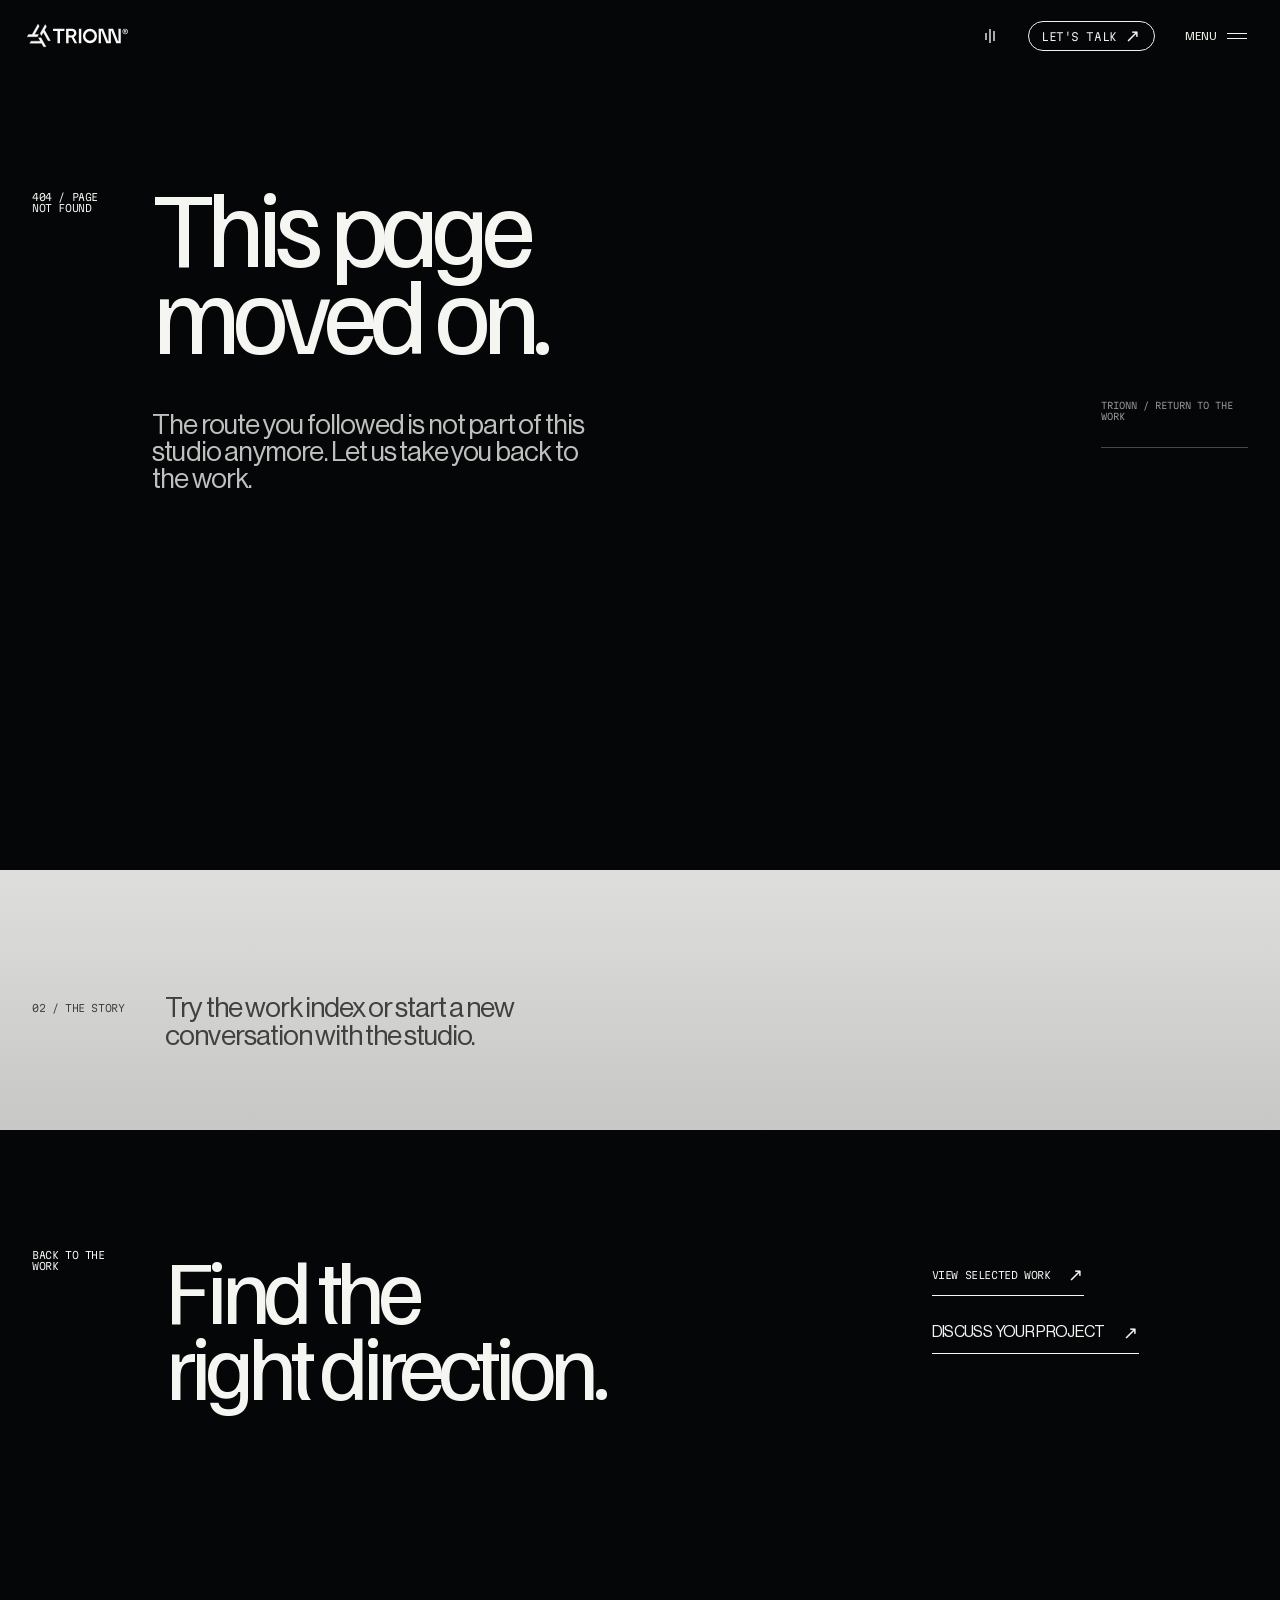
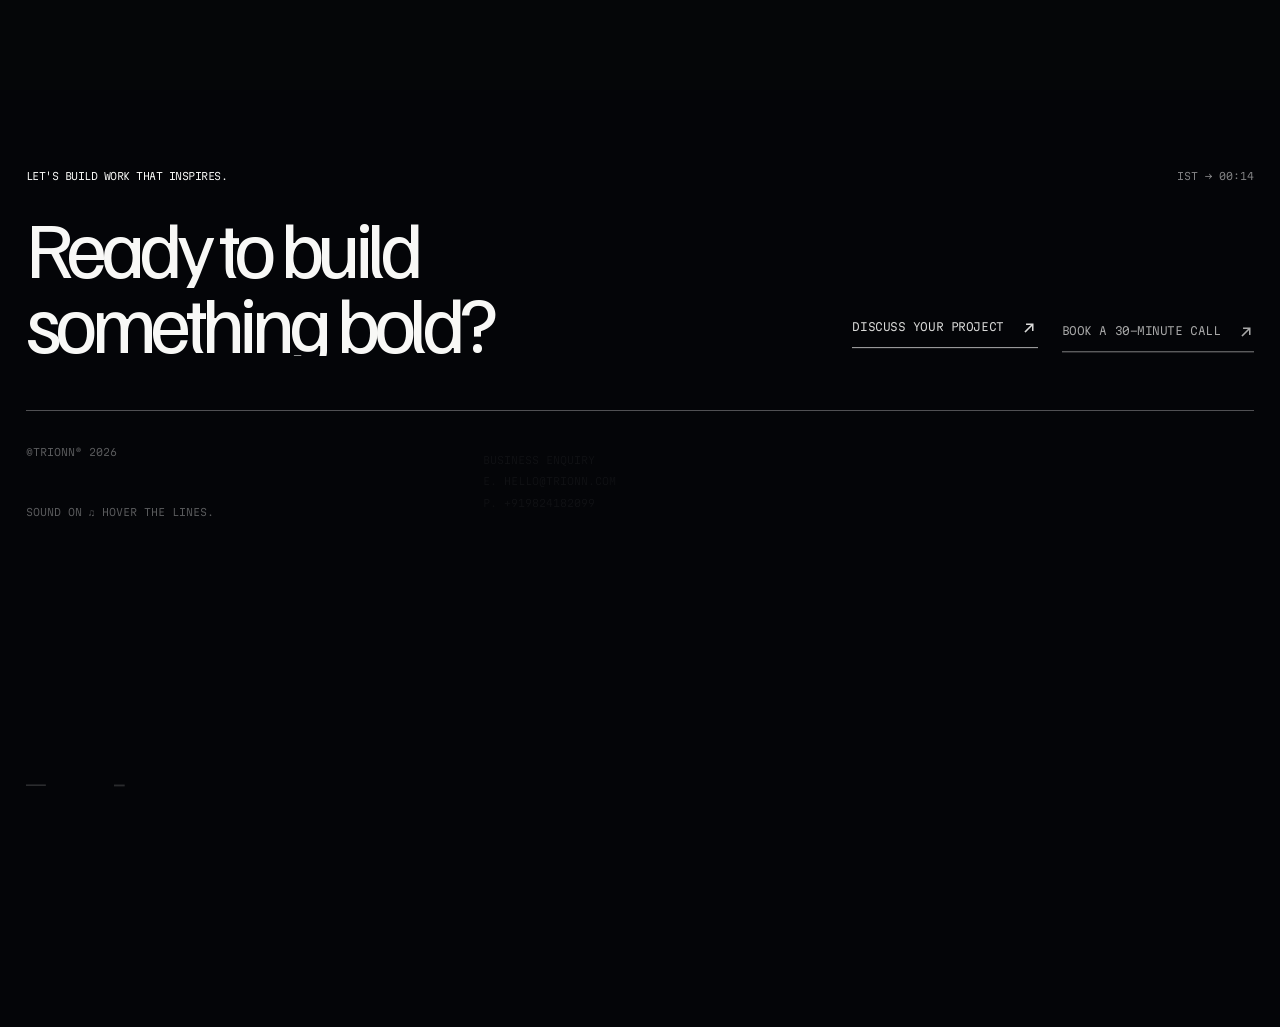
<file: index.html>
<!doctype html>
<html lang="en">
  <head>
    <meta charset="UTF-8" />
    <meta name="viewport" content="width=device-width, initial-scale=1.0" />
    <meta name="theme-color" content="#040508" />
    <title>TRIONN | Designed to mean something.</title>
    <script type="module" crossorigin src="/assets/index-DkXsLti2.js"></script>
    <link rel="stylesheet" crossorigin href="/assets/index--TSn0wS8.css">
  </head>
  <body>
    <div id="root"></div>
  </body>
</html>
</file>
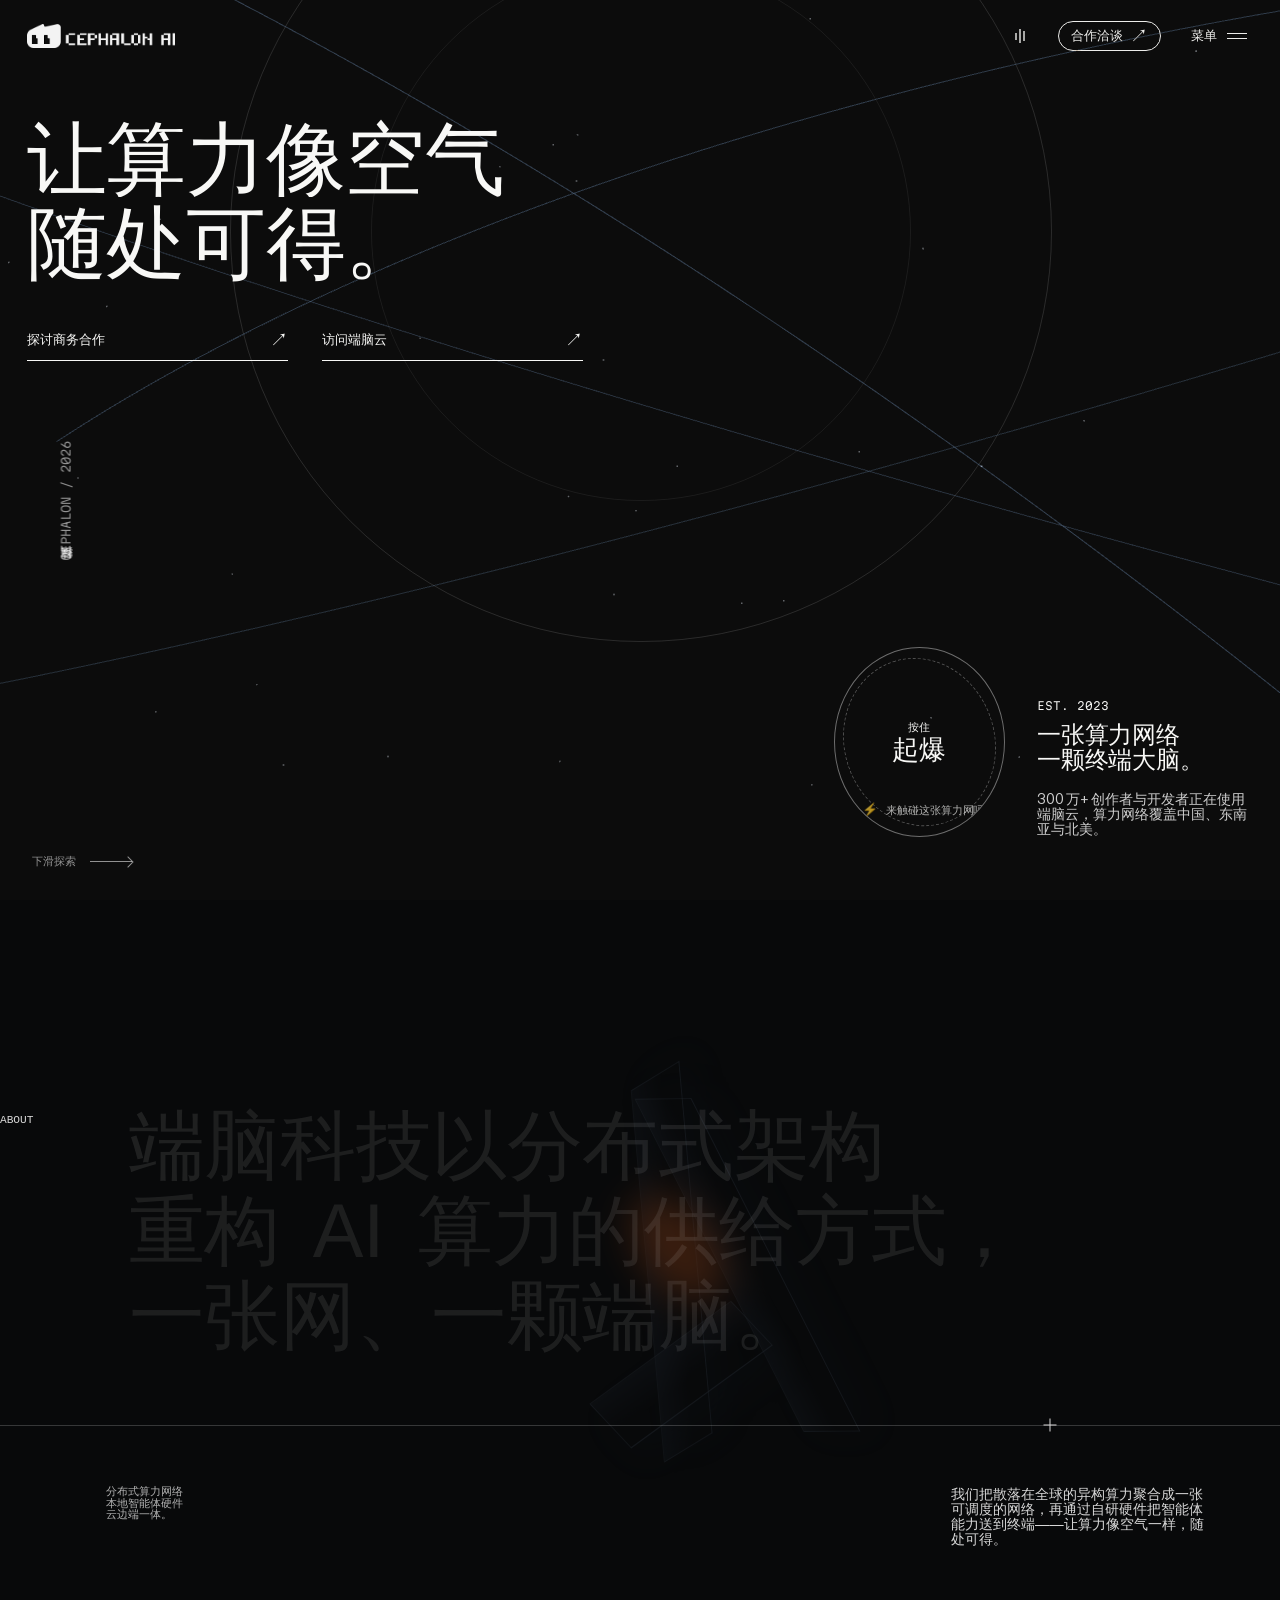
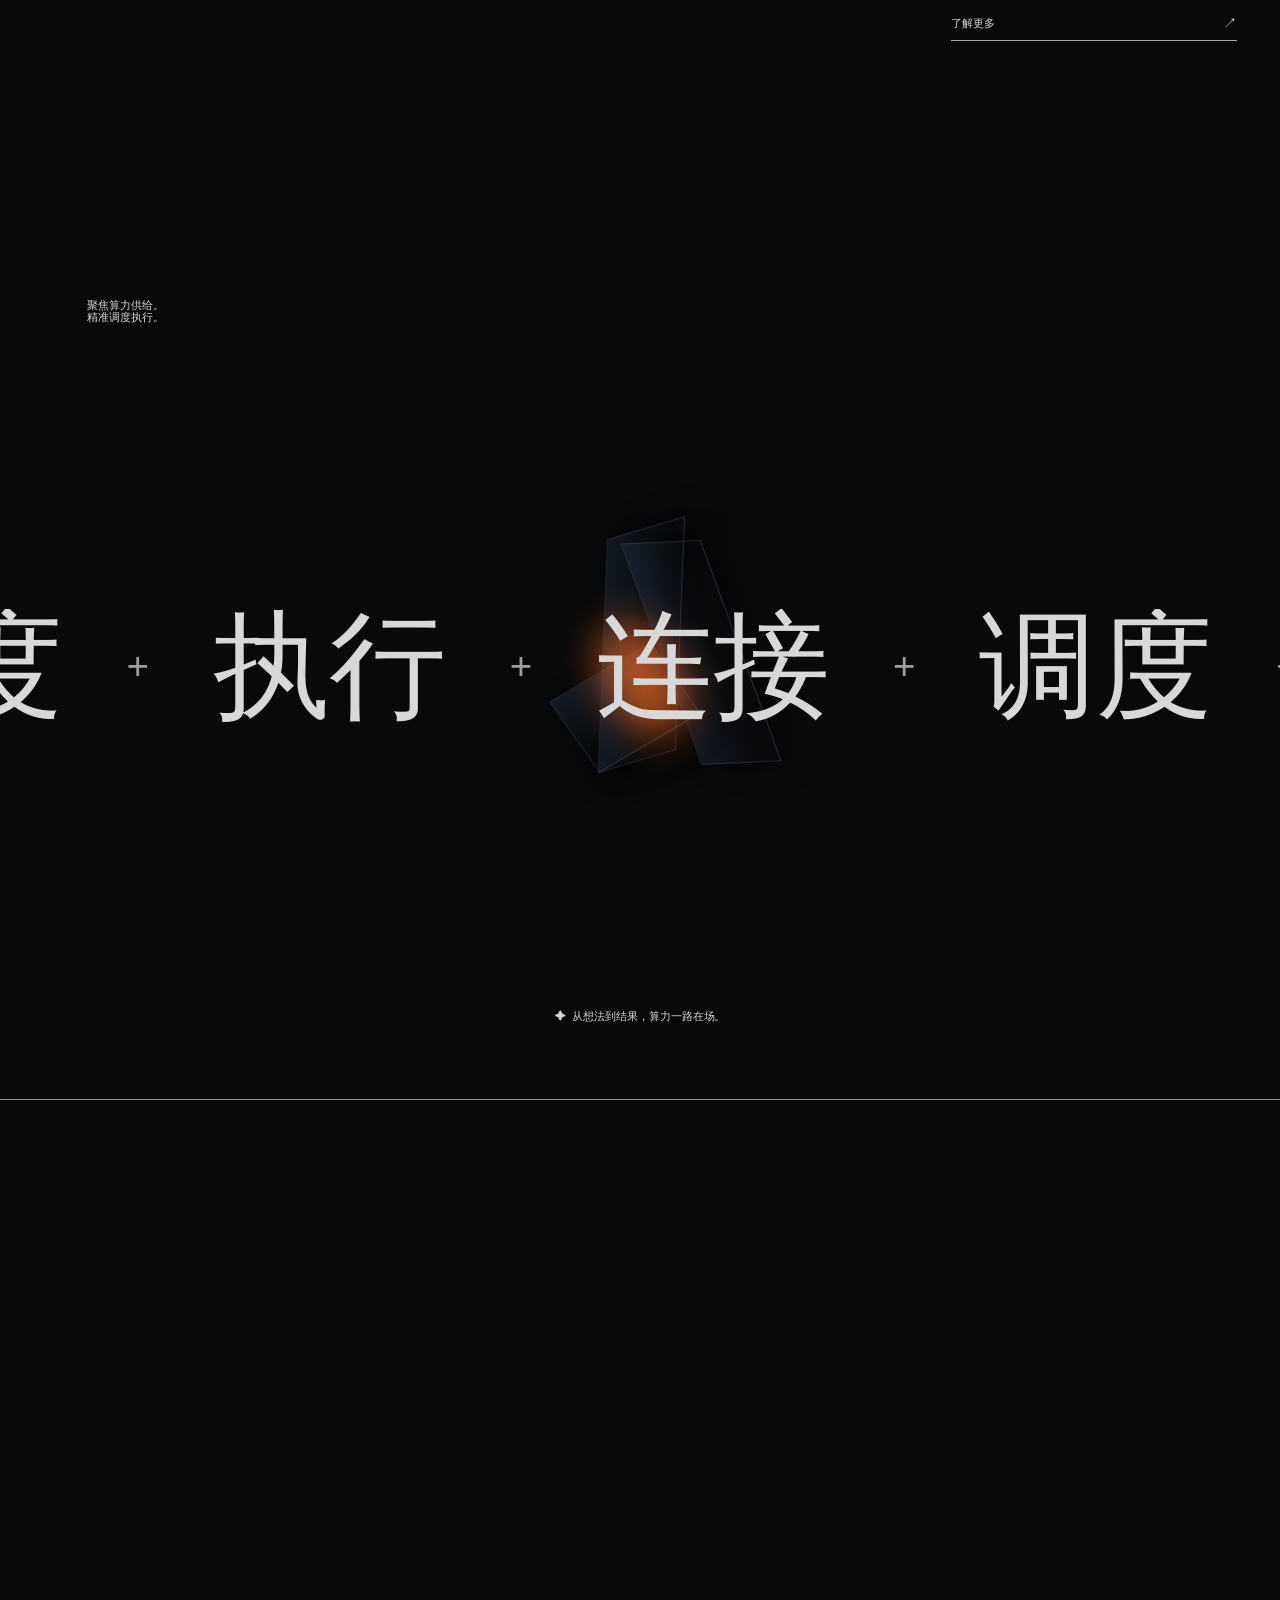
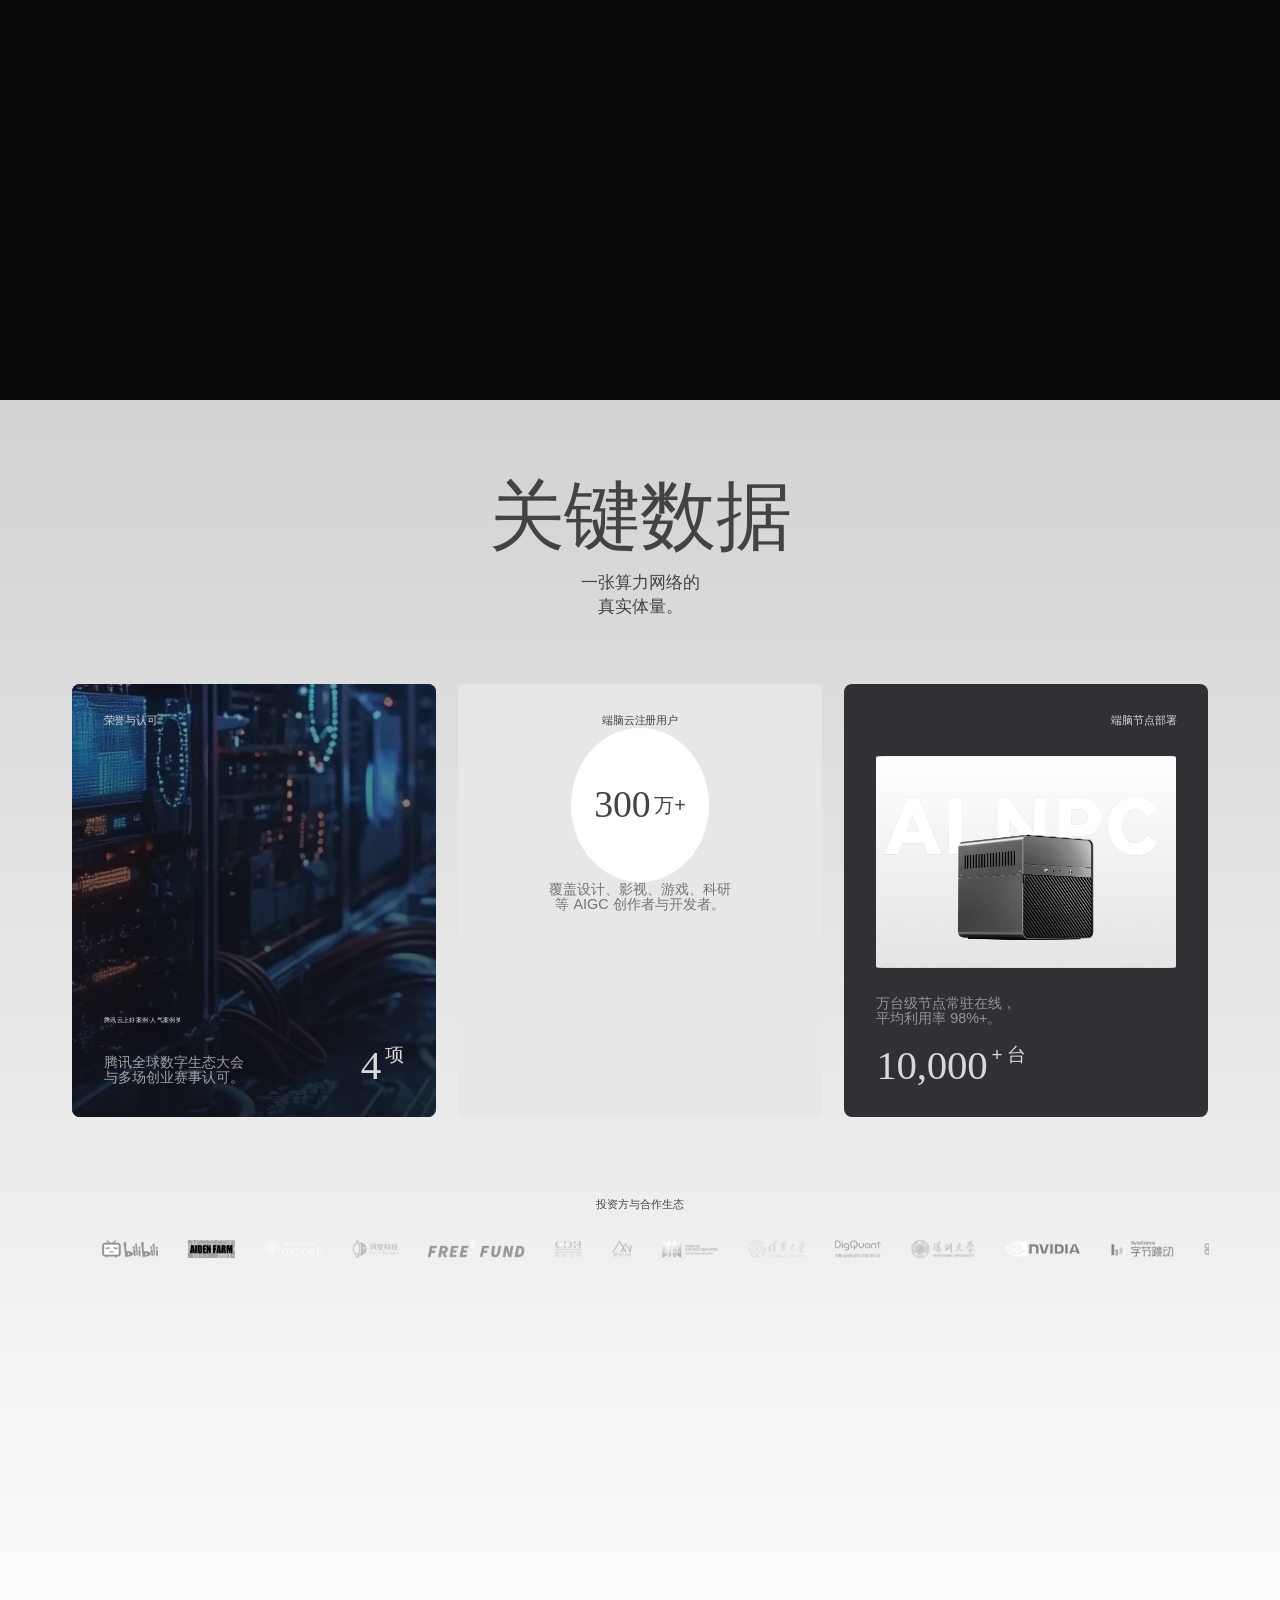
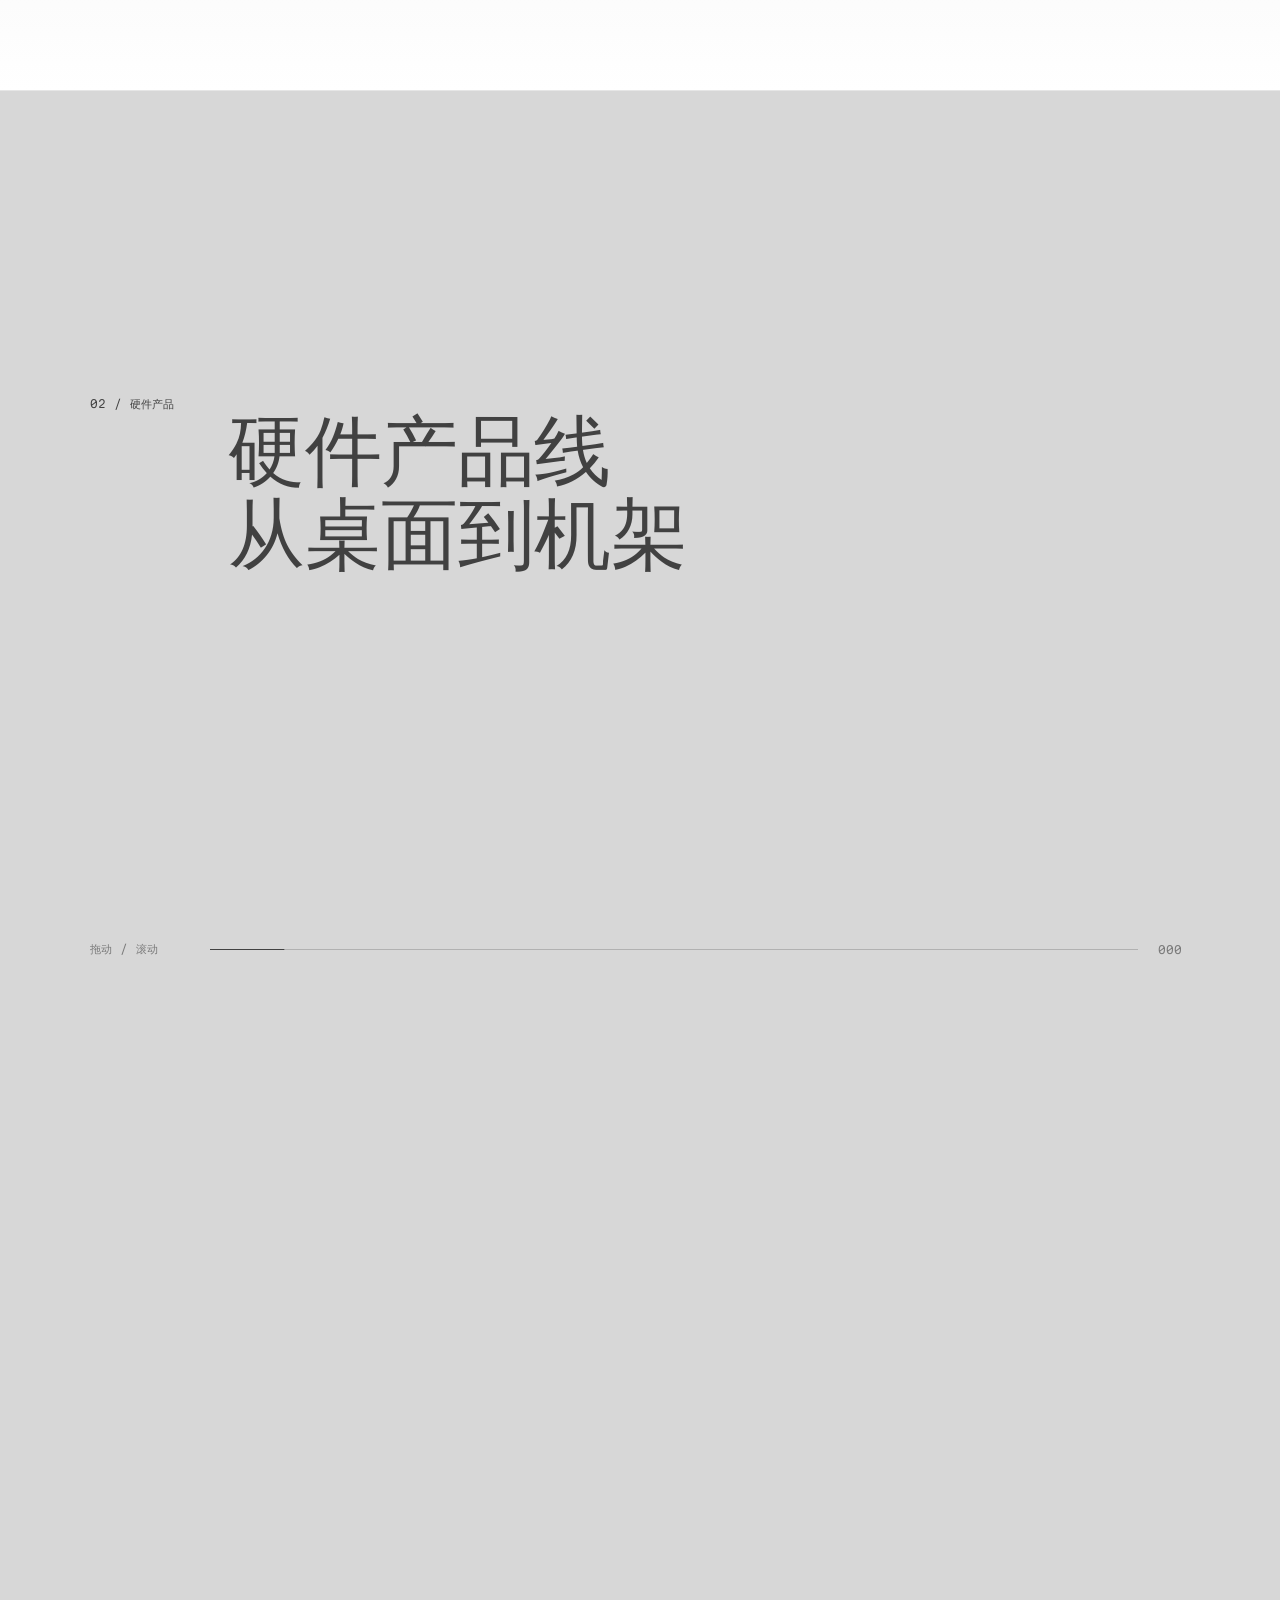
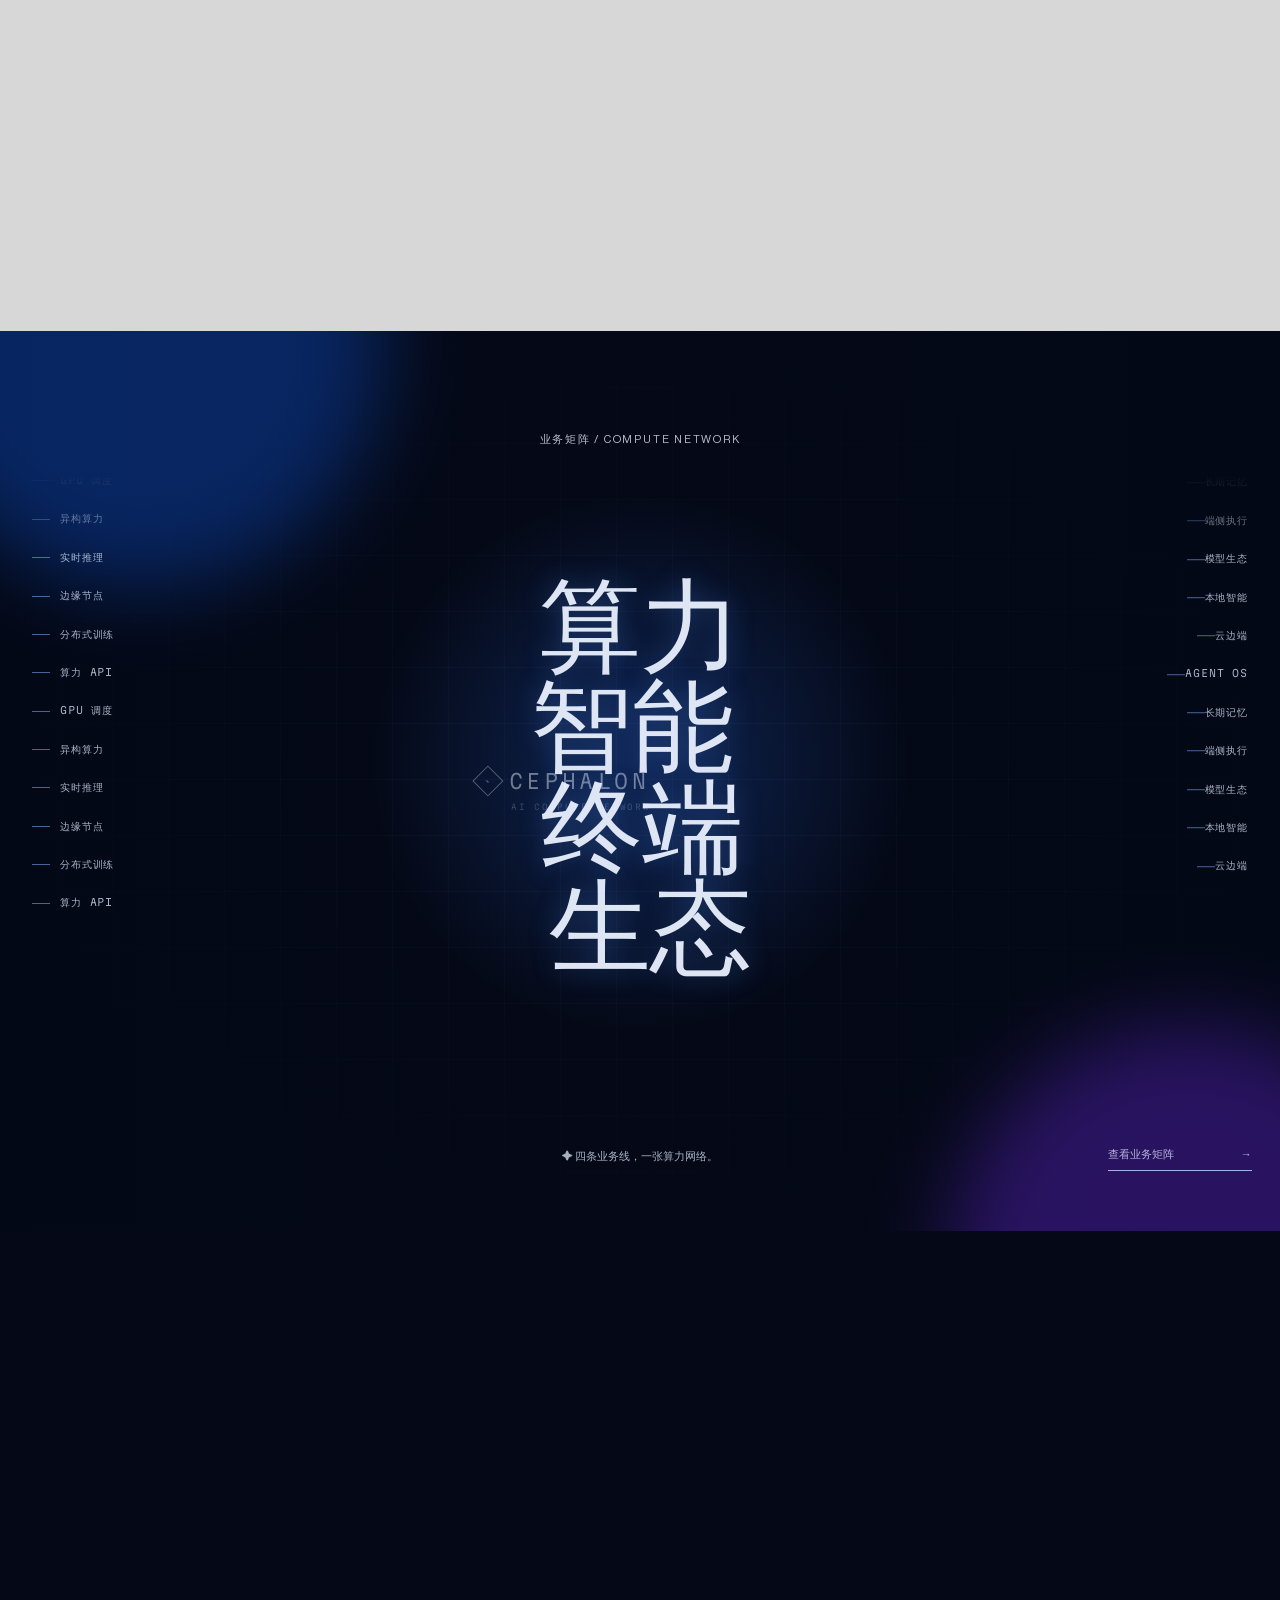
<file: cephalon/index.html>
<!doctype html>
<html lang="zh-CN">
  <head>
    <meta charset="UTF-8" />
    <meta name="viewport" content="width=device-width, initial-scale=1.0" />
    <meta name="theme-color" content="#040508" />
    <meta
      name="description"
      content="端脑科技 Cephalon — 分布式 AI 算力网络与本地智能体硬件。端脑云让算力像空气一样随处可得，龙虾派与脑花把智能体带到你的桌面。"
    />
    <title>端脑科技 Cephalon — 让算力像空气一样随处可得</title>
    <script type="module" crossorigin src="./assets/index-CoyRwZwf.js"></script>
    <link rel="modulepreload" crossorigin href="./assets/three-Du9ke-kG.js">
    <link rel="stylesheet" crossorigin href="./assets/index-DmTJHqSH.css">
  </head>
  <body>
    <div id="root"></div>
  </body>
</html>
</file>
<file: assets/index--TSn0wS8.css>
@font-face{font-family:Familjen;src:url(/assets/FamiljenGroteskVariable_Regular-s.p.04jxz-d23sc_e.woff2) format("woff2");font-weight:100 900;font-display:swap}@font-face{font-family:Martian;src:url(/assets/MartianMono_Light-s.p.0htes.s6weu9-.woff2) format("woff2");font-weight:300;font-display:swap}@font-face{font-family:Neue;src:url(/assets/NeueHaasDisplay_Roman-s.p.0ykdwddnvy5f_.woff2) format("woff2");font-weight:400;font-display:swap}@font-face{font-family:Editorial;src:url(/assets/PPEditorialNew_Ultralight-s.p.0qe_2frr_fmiu.woff2) format("woff2");font-weight:200;font-display:swap}:root{--ink: #040508;--black: #0c0c0c;--paper: #e5e5e5;--white: #f8f8f6;--line: rgba(67, 67, 67, .2);--dark-line: rgba(216, 216, 216, .28);--grey: #c8c8c8;--muted: #818181;--mono: Martian, monospace;--display: Familjen, sans-serif;--body: Neue, sans-serif;--serif: Editorial, serif}*{box-sizing:border-box}html{background:var(--ink);scroll-behavior:auto}body{margin:0;background:var(--ink);color:var(--white);font-family:var(--body);font-weight:400;overflow-x:clip}body.modal-open,body.menu-open{overflow:hidden}a{color:inherit;text-decoration:none}button,input,textarea{font:inherit}button{color:inherit;border:0;background:transparent;cursor:pointer}img,video,canvas{display:block;max-width:100%}img{object-fit:cover}.cursor-field{pointer-events:none;position:fixed;inset:0;z-index:2;mix-blend-mode:screen;opacity:.7}.loader{position:fixed;inset:0;z-index:1000;background:#c8c8c8;color:#030303;overflow:hidden}.loader-belts{position:absolute;inset:0;display:flex;flex-direction:column;justify-content:space-around;transform:rotate(-8deg) scale(1.2)}.loader-belts span{display:block;height:3.5vh;background:#090909;transform-origin:left;animation:belt-in 1s cubic-bezier(.7,0,.2,1) forwards}.loader-belts span:nth-child(2n){background:transparent;border-top:1px solid rgba(0,0,0,.25);border-bottom:1px solid rgba(0,0,0,.25)}.loader-center{position:absolute;top:50%;left:50%;transform:translate(-50%,-50%);display:grid;justify-items:center;gap:24px}.loader-mark{display:grid;place-items:center;width:104px;height:104px;border:1px solid #777;border-radius:50%;font-family:var(--display);font-size:70px;line-height:1}.loader-center p{margin:0;display:flex;gap:10px;font-family:var(--display);font-size:14px;letter-spacing:-.02em;text-transform:uppercase}.loader-center p b{font-weight:400;color:#777}.loader-counter{font-family:var(--mono);font-size:12px}@keyframes belt-in{0%{transform:scaleX(0)}to{transform:scaleX(1)}}.site-header{position:fixed;z-index:200;top:0;left:0;width:100%;height:72px;padding:18px 2.1vw;display:flex;align-items:center;justify-content:space-between;pointer-events:none;mix-blend-mode:difference}.menu-open .site-header{z-index:1101}.site-header>*{pointer-events:auto}.logo-link{width:102px;display:block}.site-logo{width:100%;height:auto;filter:brightness(0) invert(1)}.header-actions{display:flex;align-items:center;gap:24px}.sound-button,.menu-button,.talk-button{font-family:var(--display);text-transform:uppercase}.sound-button{width:28px;height:28px;display:grid;place-items:center}.sound-bars{display:flex;align-items:center;gap:2px;height:15px}.sound-bars i{width:2px;height:7px;background:var(--white);animation:sound-wave 1s ease-in-out infinite alternate}.sound-bars i:nth-child(2){height:14px;animation-delay:.2s}.sound-bars i:nth-child(3){height:10px;animation-delay:.4s}.sound-button:not(.is-on) .sound-bars i{animation-play-state:paused;opacity:.7}@keyframes sound-wave{to{transform:scaleY(.35)}}.talk-button,.underlined-button,.form-submit{display:inline-flex;align-items:center;gap:16px;min-height:34px;padding:0 0 8px;border-bottom:1px solid currentColor;font-family:var(--mono);font-size:11px;letter-spacing:-.04em;text-transform:uppercase;white-space:nowrap}.talk-button{min-height:27px;padding:5px 12px;border:1px solid currentColor;border-radius:999px;gap:7px}.letter-text{display:inline-flex}.letter{display:inline-block;transition:transform .45s cubic-bezier(.22,1,.36,1),opacity .45s ease}.talk-button:hover .letter,.underlined-button:hover .letter,.form-submit:hover .letter{transform:translateY(-4px);opacity:.65}.letter:nth-child(2n){transition-delay:16ms}.letter:nth-child(3n){transition-delay:32ms}.arrow{width:18px;height:18px;display:inline-grid;place-items:center;overflow:hidden;font-family:var(--body);font-size:18px;line-height:1;transition:transform .4s ease}.underlined-button:hover .arrow,.talk-button:hover .arrow,.form-submit:hover .arrow{transform:translate(4px,-4px)}.menu-button{display:flex;gap:10px;align-items:center;font-size:12px;letter-spacing:.01em}.menu-lines{width:20px;display:grid;gap:4px}.menu-lines i{height:1px;width:100%;display:block;background:currentColor;transition:transform .3s ease}.menu-button.is-open .menu-lines i:first-child{transform:translateY(2.5px) rotate(45deg)}.menu-button.is-open .menu-lines i:last-child{transform:translateY(-2.5px) rotate(-45deg)}.menu-overlay{position:fixed;z-index:190;inset:0;background:#050505;transform:translate(100%);visibility:hidden;transition:transform .75s cubic-bezier(.76,0,.24,1),visibility 0s linear .75s}.menu-overlay.is-open{transform:translate(0);visibility:visible;transition-delay:0s}.menu-overlay-inner{height:100%;padding:18vh 7vw 8vh;display:flex;flex-direction:column;justify-content:space-between}.menu-overlay nav{display:grid;gap:10px}.menu-overlay nav a{width:fit-content;display:flex;align-items:center;gap:24px;font-family:var(--display);font-size:clamp(3rem,7vw,7rem);line-height:.86;letter-spacing:-.07em}.menu-overlay nav a span{transition:transform .5s cubic-bezier(.22,1,.36,1)}.menu-overlay nav a:hover span{transform:translate(18px)}.menu-overlay nav a .arrow{opacity:0;transform:translate(-15px)}.menu-overlay nav a:hover .arrow{opacity:1;transform:translateY(-4px)}.menu-footer{display:flex;justify-content:space-between;align-items:end;font-family:var(--mono);font-size:11px;text-transform:uppercase}.menu-footer button{display:flex;gap:18px;align-items:center;padding-bottom:8px;border-bottom:1px solid rgba(255,255,255,.6)}.hero{height:100svh;background:var(--black);position:relative;z-index:3}.hero-stage{position:sticky;top:0;height:100svh;min-height:680px;overflow:hidden}.hero-stage:before,.hero-stage:after{content:"";position:absolute;pointer-events:none;border:1px solid rgba(255,255,255,.13);border-radius:50%}.hero-stage:before{width:64vw;height:64vw;left:18vw;top:-14vw}.hero-stage:after{width:42vw;height:42vw;left:29vw;top:-3vw;opacity:.5}.hero-main{position:absolute;z-index:3;left:2.1vw;right:8vw;top:12.5%}.hero-title{margin:0;display:block;width:min(1050px,82vw);font-family:var(--display);font-size:clamp(4.6rem,5.2vw,7.5rem);line-height:.82;letter-spacing:-.08em;font-weight:430;overflow:visible}.hero-title span{display:block}.hero-title .hero-word:nth-child(2),.hero-title .hero-word:nth-child(3){display:inline}.hero-serif{margin-left:0;font-family:var(--display);font-weight:430;font-size:1em;letter-spacing:-.08em}.hero-actions-row{margin-top:52px;display:flex;gap:34px;opacity:0}.hero-side-note{position:absolute;z-index:3;left:4.6vw;top:49%;display:grid;gap:6px;font-family:var(--mono);font-size:9px;line-height:1.3;color:#ffffff8f;writing-mode:vertical-rl;transform:rotate(180deg)}.hero-bottom{position:absolute;z-index:3;left:42vw;right:8vw;bottom:7vh;display:flex;align-items:end;justify-content:space-between}.hero-statement{width:min(460px,38vw)}.hero-stats{display:flex;align-items:start;gap:40px;margin-bottom:20px;font-family:var(--display)}.hero-stats span{font-family:var(--mono);font-size:10px;padding-top:8px}.hero-stats strong{font-size:clamp(1.2rem,1.85vw,2rem);line-height:.95;letter-spacing:-.05em;font-weight:450}.hero-subline{margin:0;max-width:390px;font-family:var(--body);font-size:17px;line-height:1.05;color:#fffc;opacity:0}.blast-button{position:relative;width:190px;height:190px;border-radius:50%;border:1px solid rgba(255,255,255,.4);display:grid;place-items:center;color:var(--white);overflow:hidden}.blast-button:before{content:"";position:absolute;inset:9px;border:1px dashed rgba(255,255,255,.28);border-radius:50%;transform:rotate(-18deg)}.blast-ring{position:absolute;inset:4px;border-radius:50%;background:conic-gradient(var(--white) calc(var(--blast-progress) * 1turn),transparent 0);-webkit-mask:radial-gradient(transparent 0 90%,#000 91%);mask:radial-gradient(transparent 0 90%,#000 91%);opacity:.7}.blast-copy{position:relative;display:grid;justify-items:center;font-family:var(--display);line-height:.82}.blast-copy b{font-family:var(--mono);font-size:9px;letter-spacing:.03em;font-weight:300}.blast-copy strong{font-size:30px;letter-spacing:-.06em;font-weight:500}.blast-hint{position:absolute;left:50%;bottom:18px;transform:translate(-50%);width:max-content;font-family:var(--mono);font-size:8px;letter-spacing:-.05em;opacity:.7}.blast-hint em{font-style:normal;font-size:12px}.blast-button:hover{border-color:var(--white)}.scroll-cue{position:absolute;bottom:31px;left:50%;transform:translate(-50%);display:flex;align-items:center;gap:14px;color:#ffffff8c;font-family:var(--mono);font-size:8px;letter-spacing:-.05em}.scroll-cue i{display:block;width:42px;height:1px;background:#ffffff8c;position:relative}.scroll-cue i:after{content:"";position:absolute;right:0;top:-3px;width:7px;height:7px;border-right:1px solid currentColor;border-bottom:1px solid currentColor;transform:rotate(-45deg)}.keyfacts,.testimonials,.dribbble-section{position:relative;z-index:10;color:#414141}.keyfacts{min-height:100svh;padding:100px 7vw 80px;background:linear-gradient(0deg,#fff,#d1d1d1)}.section-grid{display:grid;grid-template-columns:repeat(12,1fr);column-gap:2vw}.section-kicker{font-family:var(--mono);font-size:10px;letter-spacing:-.05em;text-transform:uppercase}.section-grid-keyfacts .section-kicker{grid-column:1 / span 2}.section-title-wrap{grid-column:3 / span 6}.section-title-wrap h2,.services-top h2,.dribbble-head h2,.footer-top h2,.route-page h1{margin:0;font-family:var(--display);font-size:clamp(3.2rem,6.3vw,6.1rem);line-height:.86;letter-spacing:-.08em;font-weight:430}em{font-family:var(--display);font-style:normal;font-weight:inherit;letter-spacing:inherit}.awards-card{grid-column:9 / span 4;min-height:420px;margin-top:50px;position:relative;background:#111;color:var(--white);overflow:hidden}.awards-card video{position:absolute;inset:0;width:100%;height:100%;object-fit:cover;opacity:.56;mix-blend-mode:screen}.awards-card:after{content:"";position:absolute;inset:0;background:linear-gradient(180deg,#0000001f,#000c)}.awards-card-copy,.awards-logos{position:relative;z-index:1}.awards-card-copy{padding:24px;display:grid;gap:100px;font-family:var(--mono);font-size:10px}.awards-card-copy b{font-family:var(--display);font-size:28px;line-height:.9;letter-spacing:-.05em;font-weight:400}.awards-logos{display:flex;flex-wrap:wrap;gap:18px;position:absolute;bottom:20px;left:24px;right:24px}.awards-logos img{width:auto;height:20px;max-width:54px;object-fit:contain;filter:brightness(0) invert(1);opacity:.78}.facts-list{grid-column:3 / span 6;margin-top:130px;border-top:1px solid var(--line)}.facts-list>div{min-height:145px;padding:24px 0;border-bottom:1px solid var(--line);display:grid;grid-template-columns:1fr 2fr;gap:20px}.facts-list span{font-family:var(--serif);font-size:82px;line-height:.65;letter-spacing:-.06em}.facts-list p{max-width:230px;margin:0;font-size:18px;line-height:1}.partner-marquee{margin:100px -7vw -80px;padding:22px 0;overflow:hidden;border-top:1px solid var(--line);border-bottom:1px solid var(--line)}.partner-track{display:flex;width:max-content;align-items:center;gap:70px;padding:10px 0;animation:marquee 36s linear infinite}.partner-track+.partner-track{animation-direction:reverse;animation-duration:43s}.partner-track img{width:90px;height:32px;object-fit:contain;filter:grayscale(1);opacity:.64}@keyframes marquee{to{transform:translate(-50%)}}.work-section{position:relative;z-index:10;height:560vh;color:#414141;background:#d7d7d7}.work-sticky{position:sticky;top:0;height:100svh;min-height:700px;overflow:hidden;padding:0 7vw 5vh}.work-view,.work-services-view{position:absolute;inset:0}.work-view{z-index:2;padding:0 7vw 5vh}.work-services-view{z-index:3;opacity:0;pointer-events:none}.work-head{display:grid;grid-template-columns:2fr 5fr 2fr;align-items:start;gap:3vw;position:relative;z-index:2}.work-head .section-kicker{padding-top:34vh}.work-head h2{margin:0 0 0 -10vw;font-family:var(--display);font-size:clamp(3.4rem,6vw,6rem);line-height:.82;letter-spacing:-.08em;font-weight:430;padding-top:35vh}.work-head .underlined-button{grid-column:2;justify-self:start;margin-top:65vh;margin-left:-10vw}.work-rail{position:absolute;top:22%;left:53vw;display:flex;align-items:start;gap:2.1vw;will-change:transform}.work-card{flex:0 0 min(42vw,605px);color:#414141}.work-card-image{aspect-ratio:1.455;overflow:hidden;background:#202124}.work-card-image picture{display:block;width:100%;height:100%}.work-card-image img{width:100%;height:100%;transition:transform .8s cubic-bezier(.22,1,.36,1),filter .8s ease}.work-card:hover .work-card-image img{transform:scale(1.06);filter:saturate(1.15)}.work-card-meta{min-height:90px;display:grid;grid-template-columns:30px 1fr 22px;grid-template-rows:auto auto;gap:5px 16px;padding-top:18px;border-top:1px solid rgba(65,65,65,.34)}.work-card-meta>span{grid-row:span 2;font-family:var(--mono);font-size:9px;color:#41414185}.work-card-meta strong{font-family:var(--display);font-size:23px;line-height:.9;letter-spacing:-.04em;font-weight:430}.work-card-meta p{margin:0;font-size:15px;line-height:1;color:#414141a6}.work-card-meta .arrow{grid-column:3;grid-row:1}.work-card-cta{min-height:480px;display:grid;place-items:center}.work-card-cta>div{display:grid;gap:32px;justify-items:center;width:min(430px,80%);font-family:var(--display);font-size:clamp(23px,2.25vw,36px);line-height:.96;text-align:center}.work-card-cta strong{display:inline-flex;align-items:center;gap:16px;padding-bottom:8px;border-bottom:1px solid currentColor;font-family:var(--mono);font-size:11px;font-weight:300;white-space:nowrap}.work-progress{position:absolute;left:7vw;right:7vw;bottom:34px;display:grid;grid-template-columns:100px 1fr 32px;gap:20px;align-items:center;font-family:var(--mono);font-size:8px;color:#4141419e}.work-progress i{height:1px;background:#41414140;position:relative}.work-progress b{position:absolute;inset:0 auto 0 0;width:100%;background:#414141;transform:scaleX(.08);transform-origin:left}.testimonials{padding:100px 7vw 120px;min-height:100svh;background:linear-gradient(0deg,#c3c3c3,#fff)}.testimonials-grid .section-kicker{grid-column:1 / span 2}.testimonials-grid .section-title-wrap{grid-column:3 / span 7}.quote-brands{grid-column:3 / span 8;margin-top:100px;display:flex;flex-wrap:wrap;gap:10px}.quote-brands button{padding:9px 14px;border:1px solid var(--line);border-radius:999px;font-family:var(--mono);font-size:9px;color:#5d5d5d;transition:background .3s ease,color .3s ease}.quote-brands button.active,.quote-brands button:hover{background:#414141;color:#fff}.quote-stage{grid-column:3 / span 8;margin-top:36px;min-height:300px;position:relative;border-top:1px solid var(--line);padding-top:32px}.quote-mark{font-family:var(--serif);font-size:72px;line-height:.4;color:#41414173}.quote-stage blockquote{max-width:780px;margin:28px 0 35px;font-size:clamp(1.55rem,2.6vw,2.8rem);line-height:.98;letter-spacing:-.04em;animation:quote-in .65s ease both}@keyframes quote-in{0%{opacity:0;transform:translateY(16px)}to{opacity:1;transform:translateY(0)}}.quote-person{display:flex;align-items:center;gap:12px}.quote-person img{width:42px;height:42px;border-radius:50%}.quote-person div{display:grid;gap:3px}.quote-person strong{font-family:var(--display);font-size:16px;line-height:1}.quote-person span{font-family:var(--mono);font-size:9px;color:#777}.quote-controls{position:absolute;right:0;bottom:0;display:flex;align-items:center;gap:14px;font-family:var(--mono);font-size:9px}.quote-controls button{width:30px;height:30px;border:1px solid var(--line);border-radius:50%;color:#555}.services-section{position:relative;z-index:10;min-height:140vh;padding:110px 7vw 0;color:var(--white);background:var(--ink);overflow:hidden}.services-top{display:grid;grid-template-columns:2fr 6fr 2fr;align-items:start;gap:3vw}.services-top h2{margin:0}.services-top .underlined-button{justify-self:end;margin-top:12px}.service-video-wrap{margin:110px auto 0;width:min(73vw,1100px);height:48vw;max-height:580px;overflow:hidden;position:relative;background:#191a1e}.service-video{width:100%;height:115%;object-fit:cover;opacity:.72;filter:saturate(.75) contrast(1.08)}.service-video-mobile{display:none}.services-section-embedded{position:absolute;inset:0;min-height:100%;padding:10vh 7vw 0}.services-section-embedded .service-video-wrap{margin-top:7vh}.service-video-label{position:absolute;left:24px;right:24px;bottom:20px;display:flex;justify-content:space-between;font-family:var(--mono);font-size:9px;color:#ffffffb3}.service-marquee{width:max-content;display:flex;align-items:center;gap:3vw;margin:60px -7vw 0;font-family:var(--display);font-size:clamp(5rem,10vw,10rem);line-height:.7;letter-spacing:-.09em;white-space:nowrap;color:#ffffffe6}.service-marquee b{font-family:var(--serif);font-weight:200}.dribbble-section{min-height:650vh;padding:0 7vw;background:linear-gradient(180deg,#fff,#d8d8d8)}.dribbble-sticky{position:sticky;top:0;min-height:100svh;padding:120px 0 150px}.dribbble-head{display:grid;grid-template-columns:2fr 7fr 2fr;gap:3vw;align-items:start}.dribbble-head .underlined-button{justify-self:end;margin-top:12px}.dribbble-grid{display:grid;grid-template-columns:1.2fr .9fr 1fr;gap:18px;align-items:end;margin-top:100px}.dribbble-grid a{display:grid;gap:12px;font-family:var(--mono);font-size:9px}.dribbble-grid a:nth-child(2){margin-bottom:80px}.dribbble-grid img{width:100%;aspect-ratio:1.3;transition:transform .6s cubic-bezier(.22,1,.36,1)}.dribbble-grid a:hover img{transform:translateY(-8px)}.site-footer{position:relative;z-index:12;min-height:100svh;padding:110px 7vw 40px;display:flex;flex-direction:column;justify-content:space-between;background:var(--ink);color:var(--white)}.footer-top{display:grid;grid-template-columns:2fr 7fr 2fr;gap:3vw;align-items:start}.footer-top h2{margin:0}.footer-top .underlined-button{justify-self:end;margin-top:12px}.footer-bottom{display:grid;grid-template-columns:1fr 1fr 1fr;gap:30px;padding-top:26px;border-top:1px solid var(--dark-line);font-family:var(--mono);font-size:9px;color:#ffffffb3}.footer-bottom>div{display:grid;gap:8px;align-content:start}.footer-bottom>div:nth-child(2){justify-self:center}.footer-bottom>div:nth-child(3){justify-self:end}.footer-bottom a{width:fit-content;border-bottom:1px solid transparent;transition:border-color .3s ease}.footer-bottom a:hover{border-color:currentColor}.modal-backdrop{position:fixed;z-index:500;inset:0;display:grid;place-items:center;padding:30px;background:#040508c2;-webkit-backdrop-filter:blur(12px);backdrop-filter:blur(12px)}.contact-modal{width:min(860px,100%);max-height:min(760px,calc(100svh - 60px));overflow:auto;position:relative;padding:48px;color:#414141;background:#d8d8d8;border-radius:10px;box-shadow:0 25px 80px #00000059}.form-success{margin:-10px 0 24px;padding:12px 14px;border:1px solid rgba(65,65,65,.22);background:#ffffff2e;font-family:var(--mono);font-size:10px;text-transform:uppercase}.modal-close{position:absolute;top:16px;right:16px;width:30px;height:30px;border:1px solid rgba(65,65,65,.3);border-radius:50%;font-size:23px;line-height:1}.modal-copy{display:grid;gap:15px;margin-bottom:30px}.modal-copy h2{margin:0;font-family:var(--display);font-size:clamp(3.2rem,6vw,6rem);line-height:.82;letter-spacing:-.08em;font-weight:430}.modal-copy p{max-width:360px;margin:0;font-size:16px;line-height:1}.contact-modal form{display:grid;grid-template-columns:repeat(2,1fr);gap:10px}.contact-modal input,.contact-modal textarea,.select-wrap>button{width:100%;min-height:44px;padding:12px 14px;color:#414141;border:1px solid rgba(65,65,65,.2);border-radius:6px;outline:0;background:#ffffff29;font-size:14px}.contact-modal input:focus,.contact-modal textarea:focus,.select-wrap>button:focus{border-color:#414141;background:#e7e7e7}.contact-modal textarea{grid-column:span 2;min-height:100px;resize:vertical}.select-wrap{position:relative}.select-wrap>button{display:flex;align-items:center;justify-content:space-between;text-align:left}.select-menu{position:absolute;z-index:4;left:0;right:0;top:calc(100% + 4px);padding:4px;background:#ececec;border:1px solid rgba(65,65,65,.2);border-radius:6px;box-shadow:0 12px 30px #00000026}.select-menu button{display:block;width:100%;padding:10px;color:#414141;text-align:left;border-radius:4px;font-size:13px}.select-menu button:hover{background:#414141;color:#fff}.form-submit{grid-column:span 2;justify-content:space-between;width:fit-content;margin-top:15px;color:#414141}.modal-alternative{display:flex;align-items:center;gap:25px;margin-top:30px;padding-top:22px;border-top:1px solid rgba(65,65,65,.2);font-family:var(--mono);font-size:10px}.modal-alternative a{display:flex;align-items:center;gap:14px;border-bottom:1px solid currentColor;padding-bottom:7px}.modal-email{margin:22px 0 0;font-family:var(--mono);font-size:10px}.modal-email a{border-bottom:1px solid currentColor}.route-page{min-height:calc(100svh - 1px);padding:180px 7vw 130px;color:var(--white);background:var(--black)}.route-page-inner{display:grid;grid-template-columns:2fr 7fr 2fr;gap:3vw;align-items:start}.route-page h1{grid-column:2;margin-top:-8px;font-size:clamp(4.5rem,9vw,9rem)}.route-page-inner p{grid-column:2;max-width:600px;margin:70px 0 0;font-size:24px;line-height:.98}.route-page-inner .underlined-button{grid-column:2;margin-top:26px;width:fit-content}.route-gallery{display:grid;grid-template-columns:repeat(3,1fr);gap:18px;margin-top:120px}.route-gallery a{display:grid;gap:12px;font-family:var(--mono);font-size:10px}.route-gallery img{width:100%;aspect-ratio:1.2}.route-service-video{width:min(900px,100%);margin:120px auto 0;aspect-ratio:1.6;overflow:hidden}.route-service-video video,.route-copy-block video{width:100%;height:100%;object-fit:cover}.route-copy-block{width:min(900px,100%);min-height:390px;margin:120px auto 0;padding:30px;display:grid;align-content:space-between;background:#202124;font-family:var(--mono)}.route-copy-block strong{max-width:430px;font-family:var(--display);font-size:50px;line-height:.85;letter-spacing:-.06em;font-weight:430}.route-detail-grid{display:grid;grid-template-columns:repeat(3,minmax(0,1fr));gap:0 2.5vw;margin-top:92px;padding-top:18px;border-top:1px solid rgba(64,64,64,.22)}.route-detail-grid article{min-height:190px;padding:0 0 28px;border-bottom:1px solid rgba(64,64,64,.22)}.route-detail-grid article>span{display:block;margin-bottom:34px;color:#40404085;font-family:var(--mono);font-size:9px}.route-detail-grid h3{max-width:260px;margin:0 0 14px;font-family:var(--display);font-size:27px;line-height:.9;letter-spacing:-.05em;font-weight:430}.route-detail-grid p{max-width:270px;margin:0;color:#404040ad;font-size:15px;line-height:1.05}.route-extra-content{display:grid;gap:96px}.route-extra-block{padding-top:26px;border-top:1px solid rgba(64,64,64,.22)}.route-extra-kicker{display:block;margin-bottom:30px;color:#40404085;font-family:var(--mono);font-size:9px;text-transform:uppercase}.route-extra-block h3{margin:0;font-family:var(--display);font-size:clamp(2.6rem,4.6vw,5rem);line-height:.86;letter-spacing:-.07em;font-weight:430}.route-named-project-list{display:grid;grid-template-columns:repeat(3,minmax(0,1fr));margin-top:58px;border-top:1px solid rgba(64,64,64,.22)}.route-named-project-list a{display:grid;grid-template-columns:30px 1fr 18px;gap:10px;align-items:center;min-height:58px;padding:10px 0;border-bottom:1px solid rgba(64,64,64,.22);font-family:var(--display);font-size:18px;line-height:.95;letter-spacing:-.04em;transition:color .3s ease,transform .35s ease}.route-named-project-list a span{color:#4040407a;font-family:var(--mono);font-size:8px}.route-named-project-list a b{font-family:var(--body);font-size:16px;font-weight:400;opacity:.5;transition:transform .35s ease}.route-named-project-list a:hover{color:#40404094;transform:translate(5px)}.route-named-project-list a:hover b{transform:translate(3px,-3px)}.route-stack-list{display:grid;grid-template-columns:repeat(2,minmax(0,1fr));gap:0 3vw;margin-top:58px;border-top:1px solid rgba(64,64,64,.22)}.route-stack-list span{padding:18px 0;border-bottom:1px solid rgba(64,64,64,.22);font-family:var(--mono);font-size:10px;text-transform:uppercase}.route-profile-block{display:grid;grid-template-columns:minmax(0,1fr) 260px;gap:5vw;align-items:end}.route-profile-block p{max-width:380px;margin:30px 0 0;color:#404040ad;font-size:18px;line-height:1.02}.route-profile-block img{width:100%;aspect-ratio:1;object-fit:cover;filter:grayscale(1)}.route-faq-block h3{margin-bottom:46px}.route-faq-list{border-top:1px solid rgba(64,64,64,.22)}.route-faq-list details{border-bottom:1px solid rgba(64,64,64,.22)}.route-faq-list summary{display:flex;justify-content:space-between;gap:20px;padding:20px 0;cursor:pointer;font-family:var(--display);font-size:21px;line-height:.95;letter-spacing:-.04em;list-style:none}.route-faq-list summary::-webkit-details-marker{display:none}.route-faq-list summary span{font-family:var(--body);font-size:22px;transition:transform .3s ease}.route-faq-list details[open] summary span{transform:rotate(45deg)}.route-faq-list details p{max-width:620px;padding:0 40px 20px 0;color:#404040ad;font-size:16px;line-height:1.04}.route-story-grid{display:grid;grid-template-columns:1.1fr 1fr;gap:5vw;align-items:end;margin-top:58px}.route-story-grid figure{margin:0}.route-story-grid img{width:100%;aspect-ratio:1.3;object-fit:cover;filter:grayscale(.2) contrast(1.05)}.route-story-grid figcaption{margin-top:12px;color:#40404085;font-family:var(--mono);font-size:9px}.route-story-grid p{max-width:390px;margin:0 0 20px;color:#404040b3;font-size:20px;line-height:1.02}@media(max-width:900px){.site-header{padding-inline:20px}.logo-link{width:86px}.header-actions{gap:16px}.talk-button{display:inline-flex;font-size:9px;padding-inline:9px}.hero{height:100svh}.hero-stage{min-height:620px}.hero-stage:before{width:125vw;height:125vw;left:-12vw;top:4vw}.hero-stage:after{width:90vw;height:90vw;left:5vw;top:22vw}.hero-orbit{width:135vw}.hero-main{left:20px;right:20px;top:10%}.hero-title{width:100%;font-size:clamp(3rem,10vw,4.2rem);line-height:.88}.hero-title .hero-word:nth-child(2),.hero-title .hero-word:nth-child(3){display:inline}.hero-serif{margin-left:0}.hero-actions-row{display:none}.hero-side-note{left:20px;font-size:8px}.hero-bottom{left:20px;right:20px;bottom:36px;display:block}.blast-button{position:absolute;left:0;bottom:0;width:16px;height:16px;border-color:#ffffffa6}.blast-button:before,.blast-ring,.blast-copy,.blast-hint{display:none}.hero-statement{width:55%;margin-left:auto}.hero-stats{gap:12px;margin-bottom:18px}.hero-stats span{font-size:8px}.hero-stats strong{font-size:14px;line-height:.96}.hero-subline{font-size:15px;max-width:205px}.scroll-cue{bottom:25px}.menu-overlay-inner{padding:130px 22px 36px}.menu-overlay nav a{font-size:16vw}.menu-footer{display:grid;gap:24px}.keyfacts,.testimonials,.dribbble-section,.services-section,.site-footer{padding-inline:20px}.section-grid{display:block}.section-kicker{margin-bottom:36px}.section-title-wrap h2,.services-top h2,.dribbble-head h2,.footer-top h2,.route-page h1{font-size:clamp(3.3rem,15vw,6rem)}.awards-card{min-height:360px;margin-top:55px}.facts-list{margin-top:55px}.facts-list>div{min-height:120px;grid-template-columns:1fr 1.6fr}.facts-list span{font-size:68px}.facts-list p{font-size:16px}.partner-marquee{margin-inline:-20px}.work-section{height:auto}.work-sticky{position:relative;height:auto;min-height:0;padding:100px 20px 60px}.work-view,.work-services-view{position:relative;inset:auto;opacity:1!important;pointer-events:auto!important;transition:none}.work-view{padding:0}.work-head .section-kicker,.work-head h2,.work-head .underlined-button{padding-top:0;margin-top:0;margin-left:0}.work-services-view{margin:60px -20px -60px}.services-section-embedded{position:relative;inset:auto;min-height:0;padding:100px 20px}.work-head{display:block}.work-head h2{font-size:clamp(3.3rem,15vw,6rem)}.work-head .underlined-button{margin-top:36px}.work-rail{position:relative;top:auto;left:auto;display:grid;gap:45px;margin-top:70px;transform:none!important}.work-card{width:100%}.work-card-cta{min-height:250px}.work-progress{position:relative;left:auto;right:auto;bottom:auto;margin-top:50px}.testimonials{min-height:0}.quote-brands{margin-top:60px}.quote-stage{margin-top:25px;min-height:390px}.quote-stage blockquote{font-size:31px}.quote-controls{position:relative;right:auto;bottom:auto;margin-top:35px;justify-content:space-between}.services-section{min-height:0;padding-top:100px;padding-bottom:100px}.services-top{display:block}.services-top .underlined-button{margin-top:35px}.service-video-wrap{width:100%;height:66vw;margin-top:70px}.service-video-desktop{display:none}.service-video-mobile{display:block}.service-marquee{margin-inline:-20px}.dribbble-section{min-height:450vh;padding-inline:20px}.dribbble-sticky{padding:100px 0}.dribbble-head{display:block}.dribbble-head .underlined-button{margin-top:35px}.dribbble-grid{grid-template-columns:1fr;gap:30px;margin-top:60px}.dribbble-grid a:nth-child(2){margin-bottom:0}.site-footer{min-height:650px;padding-top:100px}.footer-top{display:block}.footer-top .underlined-button{margin-top:35px}.footer-bottom{display:grid;grid-template-columns:1fr 1fr;gap:30px 20px}.footer-bottom>div:nth-child(2),.footer-bottom>div:nth-child(3){justify-self:start}.footer-bottom>div:last-child{grid-column:span 2}.contact-modal{padding:34px 20px 25px}.contact-modal form{display:grid;grid-template-columns:1fr}.contact-modal textarea,.form-submit{grid-column:auto}.route-page{padding:140px 20px 80px}.route-page-inner{display:block}.route-page-inner p{margin-top:50px;font-size:22px}.route-gallery{grid-template-columns:1fr;margin-top:80px}.route-service-video,.route-copy-block{margin-top:80px}.route-detail-grid{grid-template-columns:1fr;gap:0;margin-top:62px}.route-detail-grid article{min-height:0;padding:18px 0 28px}.route-detail-grid article>span{margin-bottom:24px}.route-detail-grid h3{font-size:26px}.route-extra-content{gap:68px}.route-named-project-list,.route-stack-list{grid-template-columns:1fr;margin-top:38px}.route-named-project-list a{font-size:19px}.route-profile-block,.route-story-grid{grid-template-columns:1fr;gap:30px}.route-profile-block img{width:min(260px,100%)}.route-faq-block h3{margin-bottom:32px}.route-faq-list summary{font-size:20px}}@media(prefers-reduced-motion:reduce){*,*:before,*:after{animation-duration:.01ms!important;animation-iteration-count:1!important;scroll-behavior:auto!important;transition-duration:.01ms!important}}.hero-scene{position:absolute;z-index:0;inset:0;overflow:hidden;pointer-events:auto;touch-action:pan-y;isolation:isolate}.hero-scene--reduced{pointer-events:none}.hero-scene-canvas{position:absolute;inset:0;display:block;width:100%;height:100%;pointer-events:none;opacity:0;transition:opacity .7s ease}.hero-scene[data-hero-scene-state=ready] .hero-scene-canvas{opacity:1}.hero-scene-fallback{position:absolute;top:50%;left:67%;width:min(27vw,360px);aspect-ratio:.68;transform:translate(-50%,-50%) rotate(-13deg) skewY(-4deg);opacity:0;filter:drop-shadow(-18px 22px 24px rgba(0,0,0,.62));transition:opacity .3s ease}.hero-scene[data-hero-scene-state=fallback] .hero-scene-fallback{opacity:1}.hero-scene-fallback-slab{position:absolute;display:block;width:22%;height:78%;border:1px solid rgba(131,145,161,.42);background:linear-gradient(105deg,#090c11 8%,#242c37 43%,#0b0f15 68%);box-shadow:inset 10px 0 #ffffff06,inset -10px 0 #00000061}.hero-scene-fallback-slab-a{top:2%;left:24%;transform:rotate(7deg)}.hero-scene-fallback-slab-b{top:9%;right:20%;height:72%;transform:rotate(-4deg)}.hero-scene-fallback-slab-c{top:40%;left:34%;width:22%;height:42%;transform:rotate(48deg);background:linear-gradient(105deg,#10141b,#303946 48%,#0b0f14)}@media(max-width:900px){.hero-scene-fallback{top:48%;left:64%;width:min(48vw,300px)}}@media(prefers-reduced-motion:reduce){.hero-scene-canvas{transition:none}}@font-face{font-family:Intro Neue Haas;src:url(/assets/NeueHaasDisplay_Roman-s.p.0ykdwddnvy5f_.woff2) format("woff2");font-display:swap}@font-face{font-family:Intro PP Editorial;src:url(/assets/PPEditorialNew_Ultralight-s.p.0qe_2frr_fmiu.woff2) format("woff2");font-display:swap}@font-face{font-family:Intro Martian Mono;src:url(/assets/MartianMono_Light-s.p.0htes.s6weu9-.woff2) format("woff2");font-display:swap}.intro-section{--intro-ink: #08090a;--intro-paper: #d2d2d2;--intro-white: #d8d8d8;--intro-dark: #434343;--intro-line: rgba(216, 216, 216, .22);position:relative;isolation:isolate;overflow:hidden;font-family:Intro Neue Haas,Arial,sans-serif}.intro-frame{position:relative;z-index:2;width:min(100% - 64px,1296px);margin:0 auto}.intro-label,.intro-fact-card-label,.intro-partners-title{font-family:Intro Martian Mono,monospace;font-size:10px;line-height:1.05;letter-spacing:-.04em;text-transform:uppercase}.intro-arrow{display:inline-flex;align-items:center;justify-content:center;font-family:Arial,sans-serif;font-size:16px;line-height:1}.intro-about,.intro-vision{min-height:100svh;color:var(--intro-white);background:var(--intro-ink)}.intro-about-frame{display:flex;min-height:100svh;flex-direction:column;justify-content:center;padding:144px 0 96px}.intro-about-heading{display:grid;grid-template-columns:minmax(72px,1fr) minmax(0,11fr);gap:24px;align-items:start}.intro-about-kicker{padding-top:12px}.intro-about-title{max-width:1190px;margin:0;color:var(--intro-white);font-size:clamp(3.25rem,5.2vw,5rem);font-weight:400;letter-spacing:-.075em;line-height:.93}.intro-about-title-line{display:block;overflow:hidden}.intro-about-word{display:inline-block;margin-right:.16em;white-space:nowrap}.intro-about-char{display:inline-block}.intro-about-rule{position:relative;height:1px;margin:74px 0 68px;transform-origin:left center}.intro-about-rule:before{position:absolute;top:0;right:0;left:0;height:1px;background:var(--intro-line);content:""}.intro-about-rule span{position:absolute;right:18%;top:50%;width:13px;height:13px;transform:translate(50%,-50%)}.intro-about-rule span:before,.intro-about-rule span:after{position:absolute;top:6px;left:0;width:13px;height:1px;background:var(--intro-white);content:""}.intro-about-rule span:after{transform:rotate(90deg)}.intro-about-bottom{display:grid;grid-template-columns:1fr 1fr;gap:24px;padding-left:8.25%}.intro-about-side-note,.intro-about-copy p{max-width:285px;margin:0;font-size:13px;line-height:1.05}.intro-about-side-note{color:#d8d8d8d1;font-family:Intro Martian Mono,monospace;font-size:10px;text-transform:uppercase}.intro-about-copy{display:flex;flex-direction:column;gap:66px;justify-self:end;width:min(100%,286px);margin-right:7.5%}.intro-about-cta{display:flex;width:100%;align-items:center;justify-content:space-between;min-height:34px;padding:0;border:0;border-bottom:1px solid rgba(216,216,216,.78);color:var(--intro-white);background:transparent;font-family:Intro Martian Mono,monospace;font-size:10px;letter-spacing:-.04em;text-align:left;text-decoration:none;text-transform:uppercase;cursor:pointer}.intro-about-cta:hover .intro-arrow{transform:translate(3px,-3px)}.intro-about-cta .intro-arrow{transition:transform .3s ease}.intro-about-geometry{position:absolute;z-index:0;top:19%;left:44%;width:310px;height:470px;opacity:.29;transform:rotate(-16deg);pointer-events:none}.intro-geometry-bar{position:absolute;display:block;width:56px;height:340px;border:1px solid rgba(110,129,156,.3);background:linear-gradient(90deg,rgba(45,56,73,.4),transparent 65%);box-shadow:18px 0 32px #151f2f47;transform:skewY(-26deg) rotate(12deg)}.intro-geometry-bar-one{top:14px;left:94px}.intro-geometry-bar-two{top:38px;left:166px;transform:skewY(26deg) rotate(-12deg)}.intro-geometry-bar-three{top:200px;left:72px;height:190px;transform:skewY(12deg) rotate(60deg)}.intro-geometry-glow,.intro-vision-glow{position:absolute;display:block;width:72px;height:122px;border-radius:50%;background:#ff6f24b8;filter:blur(21px);transform:rotate(-22deg)}.intro-geometry-glow{top:112px;left:96px}.intro-vision{min-height:200svh;overflow:visible}.intro-vision-content{position:relative;z-index:2;display:flex;height:100svh;min-height:100svh;flex-direction:column;justify-content:space-between;padding:112px 0 84px;overflow:hidden}.intro-vision-frame{width:min(100% - 64px,1162px)}.intro-vision-kicker{margin:0}.intro-vision-stage{position:relative;display:flex;height:340px;align-items:center}.intro-vision-marquee{position:relative;z-index:2;width:100%;overflow:hidden}.intro-vision-track{display:flex;width:max-content;align-items:center;will-change:transform}.intro-vision-row{display:flex;flex:0 0 auto;align-items:center;white-space:nowrap}.intro-vision-word{display:inline-block;color:var(--intro-white);font-size:clamp(5.2rem,9.5vw,9.2rem);font-weight:400;letter-spacing:-.085em;line-height:.85;text-transform:uppercase}.intro-vision-plus{display:inline-block;margin:0 clamp(32px,5vw,72px);color:#d8d8d8b8;font-size:clamp(2.1rem,3vw,3rem);font-weight:300;line-height:1}.intro-vision-geometry{position:absolute;z-index:1;top:50%;left:50%;width:286px;height:280px;transform:translate(-50%,-50%) rotate(-8deg);pointer-events:none}.intro-vision-shape{position:absolute;display:block;width:82px;height:220px;border:1px solid rgba(76,95,120,.32);background:linear-gradient(90deg,rgba(30,42,61,.48),transparent 80%);box-shadow:13px 0 28px #00000073;transform:skewY(-19deg) rotate(11deg)}.intro-vision-shape-one{top:8px;left:92px}.intro-vision-shape-two{top:24px;left:150px;transform:skewY(18deg) rotate(-13deg)}.intro-vision-shape-three{top:116px;left:67px;height:124px;transform:skewY(8deg) rotate(61deg)}.intro-vision-glow{top:92px;left:94px;opacity:.95}.intro-vision-footer{position:relative;z-index:2;margin:0;color:var(--intro-white);font-family:Intro Martian Mono,monospace;font-size:10px;letter-spacing:-.04em;text-align:center;text-transform:uppercase}.intro-vision-stripes{position:absolute;z-index:3;inset:0;display:flex;flex-direction:column;pointer-events:none}.intro-vision-stripe{flex:1;min-height:0;background:var(--intro-paper);transform-origin:bottom center}.intro-vision-stripe+.intro-vision-stripe{margin-top:-1px}.intro-keyfacts{z-index:3;min-height:113.7svh;color:var(--intro-dark);background:linear-gradient(0deg,#fff 0%,var(--intro-paper) 100%)}.intro-keyfacts-frame{width:min(100% - 64px,954px);padding:82px 0 86px}.intro-keyfacts-heading{display:flex;flex-direction:column;align-items:center;gap:16px;margin-bottom:60px;text-align:center}.intro-keyfacts-heading h2{margin:0;font-size:clamp(3.6rem,5vw,4.8rem);font-weight:400;letter-spacing:-.075em;line-height:.85}.intro-keyfacts-heading p{margin:0;font-size:14px;line-height:1.05}.intro-keyfacts-cards{display:flex;gap:18px;justify-content:center;perspective:1400px}.intro-fact-card{position:relative;flex:1 1 0;min-width:0;height:378px;overflow:hidden;border-radius:5px;transform-style:preserve-3d}.intro-fact-card-content,.intro-fact-projects{position:relative;z-index:2;display:flex;height:100%;flex-direction:column;justify-content:space-between;padding:32px}.intro-fact-card-label{position:relative;z-index:2;color:inherit}.intro-fact-video{position:absolute;inset:0;width:100%;height:100%;object-fit:cover}.intro-fact-video-mobile{display:none}.intro-fact-awards{color:var(--intro-white);background:#14151b}.intro-fact-awards:after{position:absolute;inset:0;background:linear-gradient(180deg,#1012193d,#101219db);content:""}.intro-fact-awards .intro-fact-video{opacity:.86}.intro-fact-card-footer{position:relative;z-index:2}.intro-award-logo-stack{position:relative;width:86px;height:38px;margin-bottom:10px}.intro-award-logo-stack img{position:absolute;bottom:0;left:0;width:auto;max-width:76px;height:34px;object-fit:contain;opacity:0;filter:brightness(0) invert(1)}.intro-award-logo-stack img.is-visible{opacity:.94}.intro-fact-meta-row{display:flex;align-items:flex-end;justify-content:space-between;gap:20px}.intro-fact-meta-row p,.intro-fact-projects>p{margin:0;color:#d8d8d8b8;font-size:14px;line-height:1.05}.intro-fact-meta-row strong,.intro-project-count{display:inline-flex;align-items:flex-start;color:inherit;font-family:Intro PP Editorial,Georgia,serif;font-size:55px;font-weight:200;letter-spacing:-.08em;line-height:.7;white-space:nowrap}.intro-fact-meta-row small,.intro-project-count small{margin-left:4px;font-family:Intro Neue Haas,Arial,sans-serif;font-size:25px;line-height:.75}.intro-fact-projects{align-items:center;color:var(--intro-dark);background:#e9e7e5;text-align:center}.intro-fact-projects .intro-fact-card-label{width:100%}.intro-project-count{position:relative;z-index:1;display:flex;width:154px;height:154px;align-items:center;justify-content:center;border-radius:50%;color:var(--intro-dark);background:#fff;font-size:42px;line-height:1}.intro-project-count small{font-size:22px}.intro-fact-projects>p{color:#434343b3}.intro-fact-team{color:var(--intro-white);background:#2f3135}.intro-fact-team .intro-fact-card-label{text-align:right}.intro-team-video-wrap{position:relative;flex:1;min-height:0;margin:28px 0;overflow:hidden;border-radius:2px}.intro-fact-team .intro-fact-video{position:absolute;object-position:top center}.intro-fact-team .intro-fact-meta-row p{color:#d8d8d899}.intro-partners{margin-top:92px}.intro-partners-title{display:block;margin-bottom:28px;color:var(--intro-dark);text-align:center}.intro-partners-viewport{width:100%;overflow:hidden}.intro-partners-track{display:flex;width:max-content;align-items:center}.intro-partners-row{display:flex;align-items:center}.intro-partners-row img{width:auto;height:28px;margin:0 30px;object-fit:contain}.intro-partners-row+.intro-partners-row{display:none}.intro-keyfacts-line{position:absolute;right:0;bottom:0;left:0;height:1px;background:#43434321}@media(max-width:767px){.intro-frame,.intro-vision-frame,.intro-keyfacts-frame{width:calc(100% - 40px)}.intro-label,.intro-fact-card-label,.intro-partners-title{font-size:9px}.intro-about-frame{min-height:100svh;padding:122px 0 34px}.intro-about-heading{display:block}.intro-about-kicker{display:block;margin-bottom:48px;padding-top:0}.intro-about-title{font-size:clamp(2.7rem,11.8vw,4.5rem);line-height:.91}.intro-about-rule{margin:48px 0 44px}.intro-about-rule span{right:24%}.intro-about-bottom{display:flex;flex-direction:column;gap:42px;padding-left:18%}.intro-about-side-note{font-size:9px}.intro-about-copy{gap:38px;width:82%;margin-right:0}.intro-about-copy p{font-size:14px;line-height:1.08}.intro-about-geometry{top:31%;left:31%;width:220px;height:350px;opacity:.2;transform:rotate(-18deg) scale(.76)}.intro-vision-content{height:100svh;min-height:100svh;padding:120px 0 62px}.intro-vision{min-height:200svh}.intro-keyfacts{min-height:100svh}.intro-vision-stage{height:235px}.intro-vision-word{font-size:clamp(4.35rem,19vw,7rem)}.intro-vision-plus{margin:0 26px;font-size:2rem}.intro-vision-geometry{width:220px;height:220px;transform:translate(-50%,-50%) rotate(-8deg) scale(.78)}.intro-vision-footer{font-size:9px}.intro-keyfacts-frame{width:100%;padding:68px 0 52px}.intro-keyfacts-heading{gap:14px;margin-bottom:44px}.intro-keyfacts-heading h2{font-size:clamp(3.7rem,16vw,5.8rem)}.intro-keyfacts-heading p{font-size:13px}.intro-keyfacts-cards{justify-content:flex-start;gap:16px;padding:0 7.5vw;width:max-content}.intro-fact-card{flex:0 0 85vw;height:min(50svh,440px);min-height:300px}.intro-fact-card-content,.intro-fact-projects{padding:27px}.intro-fact-video-desktop{display:none}.intro-fact-video-mobile{display:block}.intro-fact-meta-row p,.intro-fact-projects>p{font-size:13px}.intro-fact-meta-row strong{font-size:50px}.intro-team-video-wrap{margin:18px 0}.intro-partners{margin-top:76px}.intro-partners-title{margin-bottom:28px}.intro-partners-viewport{width:calc(100% + 80px);margin:0 -40px}.intro-partners-track{animation:intro-partner-marquee 20s linear infinite}.intro-partners-row+.intro-partners-row{display:flex}.intro-partners-row img{height:25px;margin:0 28px}}@keyframes intro-partner-marquee{to{transform:translate(-50%)}}@media(prefers-reduced-motion:reduce){.intro-vision{min-height:100svh}.intro-vision-stripes{display:none}.intro-keyfacts-cards{width:auto}.intro-section *,.intro-section *:before,.intro-section *:after{animation-duration:.01ms!important;animation-iteration-count:1!important;scroll-behavior:auto!important;transition-duration:.01ms!important}}@media(max-width:767px)and (prefers-reduced-motion:reduce){.intro-keyfacts-cards{overflow-x:auto;scroll-snap-type:x mandatory;scrollbar-width:none}.intro-fact-card{scroll-snap-align:start}}.lower-testimonials,.lower-dribbble,.lower-footer{--lower-ink: #424242;--lower-line: rgba(66, 66, 66, .22);--lower-mono: var(--mono, Martian, monospace);--lower-display: var(--display, Familjen, sans-serif);--lower-serif: var(--serif, Editorial, serif)}.lower-testimonials,.lower-dribbble{position:relative;z-index:10;color:var(--lower-ink);background:linear-gradient(180deg,#fff,#c8c8c8)}.lower-testimonials{z-index:11;height:calc(100svh + 10px);min-height:calc(100svh + 10px);overflow:hidden;padding:5rem 7vw 4rem}.lower-testimonials-grid{display:grid;grid-template-columns:repeat(12,minmax(0,1fr));column-gap:2vw}.lower-kicker,.lower-footer-kicker,.lower-footer-meta,.lower-footer-clock,.lower-button,.lower-testimonial-brands button,.lower-listen,.lower-quote-person span,.lower-quote-controls{font-family:var(--lower-mono);text-transform:uppercase}.lower-kicker{grid-column:1 / span 2;font-size:10px;letter-spacing:-.05em}.lower-heading-wrap{grid-column:3 / span 7}.lower-heading-wrap h2,.lower-dribbble-title h2,.lower-footer h2{margin:0;font-family:var(--lower-display);font-size:clamp(3.2rem,6.3vw,6.1rem);font-weight:430;line-height:.86;letter-spacing:-.08em}.lower-heading-line,.lower-footer-heading-line{display:block;overflow:hidden;padding-bottom:.12em;margin-bottom:-.12em}.lower-heading-line>span,.lower-footer-heading-line>span{display:block}.lower-heading-wrap em,.lower-dribbble-title em,.lower-footer h2 em{font-family:var(--lower-display);font-style:normal;font-weight:inherit;letter-spacing:inherit}.lower-testimonial-brands{grid-column:3 / span 8;display:flex;flex-wrap:wrap;gap:10px;margin-top:7rem}.lower-testimonial-brands button{padding:9px 14px;border:1px solid var(--lower-line);border-radius:999px;color:#5d5d5d;font-size:9px;letter-spacing:-.03em;transition:color .3s ease,background .3s ease}.lower-testimonial-brands button:hover,.lower-testimonial-brands button.lower-brand-active{color:#fff;background:var(--lower-ink)}.lower-quote-stage{grid-column:3 / span 8;min-height:330px;position:relative;margin-top:2.25rem;padding-top:2rem;border-top:1px solid var(--lower-line)}.lower-quote-mark{color:#42424273;font-family:var(--lower-serif);font-size:72px;line-height:.4}.lower-quote-stage blockquote{max-width:780px;margin:1.8rem 0 2.2rem;font-size:clamp(1.55rem,2.6vw,2.8rem);line-height:.98;letter-spacing:-.04em}.lower-quote-person{display:flex;align-items:center;gap:12px}.lower-quote-person img{width:42px;height:42px;border-radius:50%}.lower-quote-person div{display:grid;gap:3px}.lower-quote-person strong{font-family:var(--lower-display);font-size:16px;line-height:1}.lower-quote-person span{color:#777;font-size:9px}.lower-quote-actions{position:absolute;right:0;bottom:0;display:flex;align-items:center;gap:2rem}.lower-listen{display:inline-flex;align-items:center;gap:8px;padding:0 0 7px;border-bottom:1px solid var(--lower-ink);color:var(--lower-ink);font-size:9px;letter-spacing:-.04em}.lower-listen-dot{width:6px;height:6px;display:inline-block;border:1px solid currentColor;border-radius:50%}.lower-listen-active .lower-listen-dot{background:currentColor;box-shadow:0 0 0 4px #4242421f}.lower-quote-controls{display:flex;align-items:center;gap:14px;color:#555;font-size:9px}.lower-quote-controls button{width:30px;height:30px;border:1px solid var(--lower-line);border-radius:50%;color:#555}.lower-button{display:inline-flex;align-items:center;gap:16px;min-height:34px;padding:0 0 8px;border-bottom:1px solid currentColor;color:inherit;font-size:11px;letter-spacing:-.04em;white-space:nowrap}.lower-button:hover .lower-arrow{transform:translate(4px,-4px)}.lower-arrow{width:18px;height:18px;display:inline-grid;place-items:center;overflow:hidden;font-family:var(--lower-display);font-size:18px;line-height:1;transition:transform .4s ease}.lower-dribbble{min-height:650vh;padding:0 7vw}.lower-dribbble-sticky{min-height:100svh;position:sticky;top:0;padding:7.5rem 0 9rem;overflow:hidden}.lower-dribbble-head{display:block;position:relative;z-index:2}.lower-dribbble-title{text-align:center}.lower-dribbble-title h2{font-size:clamp(5rem,8.5vw,8rem);line-height:.8;text-transform:uppercase}.lower-dribbble-title p{max-width:260px;margin:1.2rem auto 0;font-size:12px;line-height:1.06}.lower-dribbble-head .lower-button{position:absolute;right:0;bottom:0}.lower-button-dark{color:#424242}.lower-stone-stage{width:100%;height:66vh;min-height:480px;position:absolute;inset:18vh 0 auto;display:grid;place-items:center}.lower-stone-frame{width:min(100%,1200px);height:100%;object-fit:contain;animation:lower-stone-in .8s ease both}@keyframes lower-stone-in{0%{opacity:0;transform:scale(.96) rotate(-1deg)}to{opacity:1;transform:scale(1) rotate(0)}}.lower-stone-fallback{width:min(100%,1100px);height:100%;position:relative;transform:rotate(-3deg)}.lower-stone-card{position:absolute;display:grid;align-content:space-between;padding:1.3rem;box-shadow:0 20px 40px #00000024;font-family:var(--lower-display);line-height:.86}.lower-stone-card span{font-family:var(--lower-mono);font-size:8px}.lower-stone-card strong{font-size:clamp(1.5rem,3.6vw,4rem);letter-spacing:-.08em}.lower-stone-card-pink{width:38%;height:60%;top:6%;left:14%;z-index:3;color:#fff;background:#d792b8;transform:rotate(7deg)}.lower-stone-card-light{width:43%;height:66%;top:17%;left:39%;z-index:2;color:#383838;background:#ecf1ee;transform:rotate(12deg)}.lower-stone-card-light i{justify-self:end;font-family:var(--lower-mono);font-size:9px;font-style:normal}.lower-stone-card-dark{width:27%;height:59%;top:23%;left:69%;z-index:1;color:#fff;background:#3f4b51;transform:rotate(17deg)}.lower-stone-card-dark strong{font-size:clamp(2rem,4.5vw,5rem)}.lower-stone-word{position:absolute;z-index:0;color:#424242eb;font-family:var(--lower-display);font-size:clamp(5rem,13vw,13rem);line-height:.75;letter-spacing:-.1em}.lower-stone-word-motion{left:-4%;bottom:13%}.lower-stone-word-signin{right:-9%;top:24%}.lower-study-stage{position:absolute;inset:29vh 0 auto;height:64vh;min-height:480px;overflow:hidden}.lower-study-word{position:absolute;left:50%;z-index:0;color:#424242eb;font-family:var(--lower-display);font-size:clamp(5rem,9vw,9rem);line-height:.78;letter-spacing:-.1em;white-space:nowrap;transform:translate(-50%)}.lower-study-word-design{top:0}.lower-study-word-motion{top:25%}.lower-study-cards{position:absolute;right:-8%;bottom:-4%;left:-8%;z-index:1;display:flex;align-items:flex-start;justify-content:space-around;gap:1.2vw;transform-origin:center bottom;will-change:transform}.lower-study-card{position:relative;display:block;flex:0 0 clamp(110px,12vw,178px);aspect-ratio:.72;overflow:hidden;color:#fff;background:#2d3034;box-shadow:0 18px 28px #00000029;transition:filter .5s ease,box-shadow .5s ease}.lower-study-card:hover{z-index:3;filter:saturate(1.15);box-shadow:0 26px 45px #0000003d}.lower-study-card img{width:100%;height:100%;object-fit:cover;filter:saturate(.78) contrast(1.04)}.lower-study-card:after{position:absolute;inset:0;background:linear-gradient(180deg,#0000000a,#0000008c);content:""}.lower-study-card span{position:absolute;right:10px;bottom:10px;left:10px;z-index:1;font-family:var(--lower-mono);font-size:7px;line-height:1}.study-card-warm{background:#c78b60}.study-card-dark{background:#1b1e20}.study-card-light{background:#d9d9d0}.study-card-blue{background:#4f6e88}.study-card-red{background:#a14636}.study-card-green{background:#7c8b74}.study-card-sand{background:#bda98a}.study-card-grey{background:#777}.lower-footer{min-height:calc(100svh + 37px);position:relative;z-index:12;display:block;overflow:hidden;padding:5rem 2vw 2.5rem;color:#f8f8f6;background:#040508}.lower-footer-top{display:grid;grid-template-columns:3fr 7fr 5fr;column-gap:3vw;align-items:start;position:relative;z-index:1}.lower-footer-kicker{grid-column:1 / span 2;font-size:10px;letter-spacing:-.05em}.lower-footer h2{grid-column:1 / span 2;margin-top:1.7rem;font-size:clamp(4rem,6.3vw,6.3rem);line-height:.85}.lower-footer-actions{display:flex;gap:1.5rem;grid-column:3;grid-row:2;align-self:end}.lower-footer-clock{grid-column:3;grid-row:1;justify-self:end;color:#ffffff80;font-size:10px}.lower-footer-meta{display:grid;grid-template-columns:2fr 2fr 1.5fr;gap:3vw;position:relative;z-index:1;padding-top:1.6rem;border-top:1px solid rgba(255,255,255,.3);color:#ffffffad;font-size:10px}.lower-footer-meta{margin-top:4rem}.lower-footer-column{display:grid;align-content:start;gap:9px}.lower-footer-copy{gap:3rem}.lower-footer-column a{width:fit-content;border-bottom:1px solid transparent;transition:border-color .3s ease}.lower-footer-column a:hover{border-color:currentColor}.lower-footer-social>div{display:grid;grid-template-columns:1fr 1fr;gap:9px 2rem}.lower-footer-lines{position:absolute;z-index:0;right:2vw;bottom:-2rem;left:2vw;display:grid;grid-template-columns:repeat(14,1fr);gap:1vw;align-items:end;height:45%;opacity:.5}.lower-footer-lines i{display:block;height:70%;border-top:1px solid rgba(255,255,255,.5);border-bottom:1px solid rgba(255,255,255,.5)}.lower-footer-lines i:nth-child(3n){height:92%}.lower-footer-lines i:nth-child(4n){height:52%}.lower-footer-lines i:nth-child(5n){height:78%}.lower-footer-lines i{backface-visibility:hidden}.lower-study-heading-accessible{position:absolute;width:1px;height:1px;padding:0;margin:-1px;overflow:hidden;clip:rect(0,0,0,0);white-space:nowrap;border:0}@media(max-width:900px){.lower-testimonials,.lower-dribbble{padding-right:20px;padding-left:20px}.lower-testimonials-grid,.lower-dribbble-head,.lower-footer-top{display:block}.lower-kicker{margin-bottom:2.3rem}.lower-testimonials{min-height:0;padding-top:6rem;padding-bottom:6rem}.lower-testimonials{height:auto;overflow:visible}.lower-heading-wrap h2,.lower-dribbble-title h2,.lower-footer h2{font-size:clamp(3.25rem,15vw,6rem)}.lower-testimonial-brands{margin-top:3.8rem}.lower-quote-stage{min-height:430px;margin-top:1.5rem}.lower-quote-stage blockquote{font-size:31px}.lower-quote-actions{right:auto;bottom:0;left:0;width:100%;justify-content:space-between}.lower-dribbble{min-height:460vh}.lower-dribbble-sticky{padding-top:6rem}.lower-dribbble-head .lower-button{margin-top:2.2rem}.lower-dribbble-title p{margin-top:1rem}.lower-stone-stage{height:50vh;min-height:330px;inset:42% 0 auto}.lower-stone-card-pink{left:2%;width:49%}.lower-stone-card-light{left:31%;width:54%}.lower-stone-card-dark{left:70%;width:33%}.lower-stone-word-motion{left:-13%;bottom:17%}.lower-stone-word-signin{right:-22%;top:15%}.lower-study-stage{inset:38% 0 auto;height:51vh;min-height:320px}.lower-study-word{font-size:clamp(4rem,16vw,6.5rem)}.lower-study-word-motion{top:22%}.lower-study-cards{right:-30%;left:-30%;bottom:0;gap:8px}.lower-study-card{flex-basis:25vw}.lower-footer{min-height:720px;padding:6rem 20px 2rem}.lower-footer-meta{margin-top:3rem}.lower-footer h2{margin-top:1.6rem}.lower-footer-actions{display:grid;gap:1rem;margin-top:2.5rem}.lower-footer-clock{margin-top:2.2rem}.lower-footer-meta{display:grid;grid-template-columns:1fr 1fr;gap:2rem 1rem}.lower-footer-social{grid-column:span 2}.lower-footer-lines{right:20px;left:20px;height:35%;gap:4px}}@media(prefers-reduced-motion:reduce){.lower-testimonials *,.lower-dribbble *,.lower-footer *{animation-duration:.01ms!important;animation-iteration-count:1!important;scroll-behavior:auto!important;transition-duration:.01ms!important}.lower-testimonials .lower-kicker,.lower-testimonials .lower-testimonial-brands button,.lower-testimonials .lower-quote-stage,.lower-testimonials .lower-quote-stage blockquote,.lower-testimonials .lower-quote-person,.lower-footer .lower-footer-kicker,.lower-footer .lower-footer-clock,.lower-footer .lower-footer-actions .lower-button,.lower-footer .lower-footer-column,.lower-footer .lower-footer-lines i{opacity:1!important;visibility:visible!important;transform:none!important}.lower-testimonials .lower-heading-wrap,.lower-testimonials .lower-heading-line>span,.lower-footer .lower-footer-heading-line>span,.lower-footer .lower-footer-lines{transform:none!important}}.lower-dribbble{min-height:750vh;margin-top:0;padding:0;overflow:visible;background:#c3c3c3}.lower-dribbble-sticky{position:sticky;top:0;height:100svh;min-height:100svh;padding:0;overflow:hidden;background:#c3c3c3}.lower-open-process-kicker{position:absolute;width:1px;height:1px;padding:0;margin:-1px;overflow:hidden;clip:rect(0,0,0,0);white-space:nowrap;border:0}.open-process-viewport{position:absolute;inset:0;z-index:1;overflow:hidden;color:#434343;background:#c3c3c3}.open-process-canvas{position:absolute;inset:0;z-index:1;width:100%;height:100%;max-width:none;pointer-events:none}.open-process-title{position:absolute;top:50%;left:0;z-index:2;width:100%;height:15rem;transform:translateY(-50%);pointer-events:none;white-space:nowrap}.open-process-title h2{position:absolute;left:50%;margin:0;color:#434343;font-family:var(--lower-display);font-size:clamp(5rem,8.7vw,10rem);font-weight:430;line-height:.672;letter-spacing:-.08em;text-transform:uppercase;will-change:transform}.open-process-title h2:first-of-type{top:0;transform:translate3d(calc(-50% - 100vw),0,0)}.open-process-title h2:last-of-type{top:58%;transform:translate3d(calc(-50% + 100vw),0,0)}.open-process-title span{position:absolute;top:50%;left:50%;color:#434343;font-family:var(--body, Neue, sans-serif);font-size:12px;line-height:1.05;text-align:center;transform:translate(-50%,-50%);will-change:opacity}.open-process-bottom{position:absolute;right:2.1vw;bottom:7.5vh;left:2.1vw;z-index:5;display:flex;align-items:end;justify-content:space-between;gap:40px;pointer-events:none}.open-process-bottom p{max-width:270px;margin:0;color:#434343;font-family:var(--body, Neue, sans-serif);font-size:13px;line-height:1.03}.open-process-bottom .lower-button{pointer-events:auto}.open-process-stripes{position:absolute;inset:0;z-index:30;width:100%;height:100%;pointer-events:none}.open-process-stripes i{position:absolute;right:0;left:0;height:20%;width:100%;background:#040508;transform:scaleY(0);transform-origin:bottom;will-change:transform}.open-process-stripes i:nth-child(1){top:0}.open-process-stripes i:nth-child(2){top:20%}.open-process-stripes i:nth-child(3){top:40%}.open-process-stripes i:nth-child(4){top:60%}.open-process-stripes i:nth-child(5){top:80%}.open-process-static-cards,.open-process-reduced .open-process-canvas,.open-process-reduced .open-process-stripes{display:none}.open-process-reduced .open-process-title{top:7%;height:auto;text-align:center;transform:none;white-space:normal}.open-process-reduced .open-process-title h2{position:static;font-size:clamp(2.5rem,5vw,5rem);line-height:.8;transform:none!important}.open-process-reduced .open-process-title span{display:none}.open-process-reduced .open-process-static-cards{position:absolute;inset:29% 8% 21%;display:grid;grid-template-columns:repeat(3,minmax(0,1fr));grid-template-rows:repeat(2,minmax(0,1fr));gap:14px}.open-process-reduced .open-process-static-cards img{width:100%;height:100%;object-fit:cover;border-radius:4px}@media(max-width:900px){.lower-dribbble{min-height:550vh;padding:0}.lower-dribbble-sticky{min-height:100svh;padding:0}.open-process-title{height:12rem}.open-process-title h2{font-size:clamp(4rem,16vw,6.5rem);line-height:.7}.open-process-title h2:last-of-type{top:54%}.open-process-title span{font-size:11px}.open-process-bottom{right:20px;bottom:0;left:20px;height:100%;display:block}.open-process-bottom p{position:absolute;top:10%;right:0;left:0;max-width:280px;margin:0 auto;font-size:14px;color:#898989;text-align:center}.open-process-bottom .lower-button{position:absolute;bottom:7%;left:50%;transform:translate(-50%)}.open-process-reduced .open-process-title{top:16%}.open-process-reduced .open-process-title h2{font-size:clamp(2rem,9vw,3.6rem)}.open-process-reduced .open-process-static-cards{inset:26% 16px 27%;grid-template-columns:repeat(2,minmax(0,1fr));grid-template-rows:repeat(3,minmax(0,1fr));gap:8px}}.moe-overlay{--moe-ink: var(--ink, #040508);--moe-black: var(--black, #0c0c0c);--moe-white: var(--white, #f8f8f6);--moe-panel-paper: #f7f7f4;--moe-panel-ink: #2f323b;--moe-line: var(--dark-line, rgba(216, 216, 216, .28));--moe-muted: rgba(248, 248, 246, .56);--moe-display: var(--display, Familjen, sans-serif);--moe-body: var(--body, Neue, sans-serif);--moe-mono: var(--mono, Martian, monospace);position:fixed;z-index:1000;inset:0;color:var(--moe-white);font-family:var(--moe-body);isolation:isolate;overflow:hidden;pointer-events:none;visibility:hidden;opacity:0}.moe-overlay[data-phase=opening],.moe-overlay[data-phase=open],.moe-overlay[data-phase=closing]{visibility:visible;pointer-events:auto}.moe-overlay[data-phase=opening],.moe-overlay[data-phase=open]{opacity:1}.moe-overlay[data-phase=closing]{opacity:1;pointer-events:none}.moe-backdrop{position:absolute;inset:0;background:transparent;opacity:0}.moe-panel{position:absolute;z-index:1;top:16px;right:16px;bottom:16px;display:flex;width:min(440px,calc(100vw - 32px));min-width:0;flex-direction:column;padding:80px 32px 40px;overflow-y:auto;overscroll-behavior:contain;color:var(--moe-panel-ink);background:var(--moe-panel-paper);border:1px solid rgba(47,50,59,.16);border-radius:8px;box-shadow:0 18px 70px #00000021;clip-path:circle(0% at 95% 5%);opacity:0;transform:rotate(2deg) scale(.9);visibility:visible}.moe-overlay[data-phase=opening] .moe-backdrop{animation:moe-backdrop-in .72s cubic-bezier(.22,1,.36,1) both}.moe-overlay[data-phase=open] .moe-backdrop{opacity:1}.moe-overlay[data-phase=opening] .moe-panel{animation:moe-panel-in .72s cubic-bezier(.76,0,.24,1) both}.moe-overlay[data-phase=open] .moe-panel{clip-path:circle(150% at 95% 5%);opacity:1;transform:rotate(0) scale(1);visibility:visible}.moe-overlay[data-phase=closing] .moe-backdrop{animation:moe-backdrop-out .64s cubic-bezier(.76,0,.24,1) both}.moe-overlay[data-phase=closing] .moe-panel{animation:moe-panel-out .64s cubic-bezier(.76,0,.24,1) both}.moe-panel-header,.moe-footer{display:flex;align-items:center;justify-content:space-between;flex-shrink:0}.moe-panel-header{position:absolute;top:22px;right:32px;left:32px;z-index:2;min-height:18px;padding:0;border:0}.moe-eyebrow,.moe-close,.moe-email,.moe-cta{font-family:var(--moe-mono);font-size:10px;letter-spacing:-.04em;text-transform:uppercase}.moe-eyebrow{display:none}.moe-close{display:inline-flex;align-items:center;gap:12px;padding:7px 0;color:var(--moe-panel-ink)}.moe-close-icon{position:relative;display:block;width:18px;height:18px}.moe-close-icon i{position:absolute;top:8px;left:0;display:block;width:18px;height:1px;background:currentColor;transition:transform .35s cubic-bezier(.22,1,.36,1)}.moe-close-icon i:first-child{transform:rotate(45deg)}.moe-close-icon i:last-child{transform:rotate(-45deg)}.moe-close:hover .moe-close-icon i:first-child{transform:rotate(135deg)}.moe-close:hover .moe-close-icon i:last-child{transform:rotate(45deg)}.moe-panel-content{display:flex;min-height:0;flex:1;align-items:center;padding:4vh 0 6vh}.moe-nav-wrap{width:100%}.moe-nav{display:grid;width:100%;gap:clamp(8px,1.1vh,18px)}.moe-nav-link{display:inline-flex;width:fit-content;max-width:100%;align-items:center;gap:clamp(16px,2vw,34px);color:var(--moe-panel-ink);font-family:var(--moe-display);font-size:clamp(2.75rem,4.1vw,4.8rem);font-weight:430;letter-spacing:-.08em;line-height:.83;outline:none;text-decoration:none}.moe-overlay[data-phase=opening] .moe-nav-link{animation:moe-link-in .64s cubic-bezier(.22,1,.36,1) both;animation-delay:calc(.14s + (var(--moe-index) * 65ms))}.moe-nav-label{position:relative;display:inline-block;transition:color .35s ease,transform .5s cubic-bezier(.22,1,.36,1)}.moe-nav-label:after{position:absolute;right:0;bottom:-.1em;left:0;height:2px;background:currentColor;content:"";transform:scaleX(0);transform-origin:right center;transition:transform .45s cubic-bezier(.22,1,.36,1)}.moe-nav-link:hover .moe-nav-label,.moe-nav-link:focus-visible .moe-nav-label{color:#2f323b8f;transform:translate(18px)}.moe-nav-link:hover .moe-nav-label:after,.moe-nav-link:focus-visible .moe-nav-label:after{transform:scaleX(1);transform-origin:left center}.moe-arrow{display:inline-grid;width:1.1em;height:1.1em;flex:0 0 auto;place-items:center;overflow:hidden;font-family:var(--moe-body);font-size:.42em;line-height:1;opacity:0;transform:translate(-10px,8px);transition:opacity .35s ease,transform .5s cubic-bezier(.22,1,.36,1)}.moe-nav-link:hover .moe-arrow,.moe-nav-link:focus-visible .moe-arrow,.moe-cta:hover .moe-arrow,.moe-cta:focus-visible .moe-arrow{opacity:1;transform:translateY(-4px)}.moe-story-link{display:inline-flex;align-items:center;gap:10px;margin-top:48px;padding:8px 16px 9px;color:var(--moe-panel-ink);border:1px solid rgba(47,50,59,.42);border-radius:999px;font-family:var(--moe-mono);font-size:10px;letter-spacing:-.04em;text-transform:uppercase;transition:color .35s ease,border-color .35s ease,transform .5s cubic-bezier(.22,1,.36,1)}.moe-story-link>span:first-child{font-size:13px}.moe-story-link:hover,.moe-story-link:focus-visible{border-color:var(--moe-panel-ink);transform:translate(4px)}.moe-story-link .moe-arrow{opacity:0;transform:translate(-8px,5px)}.moe-story-link:hover .moe-arrow,.moe-story-link:focus-visible .moe-arrow{opacity:1;transform:translateY(-3px)}.moe-footer{display:grid;grid-template-columns:minmax(0,1fr) minmax(0,1fr);align-items:start;gap:22px;padding-top:28px;border-top:1px solid rgba(47,50,59,.2)}.moe-business,.moe-social{display:grid;align-content:start;gap:10px;color:var(--moe-panel-ink)}.moe-footer-label{color:#2f323b80;font-family:var(--moe-mono);font-size:9px;text-transform:uppercase}.moe-business a{display:flex;align-items:baseline;gap:8px;color:var(--moe-panel-ink);font-family:var(--moe-body);font-size:13px;transition:color .35s ease}.moe-business a b{width:18px;color:#2f323b7a;font-family:var(--moe-mono);font-size:9px;font-weight:400}.moe-business a:hover,.moe-business a:focus-visible{color:#2f323b8f}.moe-social>div{display:grid;grid-template-columns:1fr 1fr;gap:10px 18px;padding:14px 12px;border:1px solid rgba(47,50,59,.42);border-radius:2px}.moe-social a{color:var(--moe-panel-ink);font-family:var(--moe-body);font-size:13px;transition:color .35s ease,transform .35s ease}.moe-social a:hover,.moe-social a:focus-visible{color:#2f323b8f;transform:translate(3px)}.moe-close:focus-visible,.moe-nav-link:focus-visible,.moe-business a:focus-visible,.moe-social a:focus-visible{outline:1px solid var(--moe-white);outline-offset:7px}@keyframes moe-backdrop-in{0%{opacity:0}to{opacity:1}}@keyframes moe-backdrop-out{0%{opacity:1}to{opacity:0}}@keyframes moe-panel-in{0%{clip-path:circle(0% at 95% 5%);opacity:0;transform:rotate(2deg) scale(.9)}to{clip-path:circle(150% at 95% 5%);opacity:1;transform:rotate(0) scale(1)}}@keyframes moe-panel-out{0%{clip-path:circle(150% at 95% 5%);opacity:1;transform:rotate(0) scale(1)}to{clip-path:circle(0% at 95% 5%);opacity:0;transform:rotate(2deg) scale(.9)}}@keyframes moe-panel-in-mobile{0%{opacity:0;transform:translate(100%)}to{opacity:1;transform:translate(0)}}@keyframes moe-panel-out-mobile{0%{opacity:1;transform:translate(0)}to{opacity:0;transform:translate(100%)}}@keyframes moe-link-in{0%{opacity:0;transform:translateY(34px)}to{opacity:1;transform:translateY(0)}}@media(max-width:900px){.moe-panel{top:0;right:0;bottom:0;width:100%;min-width:0;padding:22px 20px 24px;border:0;border-radius:0;color:var(--moe-white);background:#000;box-shadow:none;clip-path:none;transform:translate(100%)}.moe-overlay[data-phase=opening] .moe-panel{animation-name:moe-panel-in-mobile}.moe-overlay[data-phase=closing] .moe-panel{animation-name:moe-panel-out-mobile}.moe-panel-header{top:22px;right:20px;left:20px}.moe-close{color:var(--moe-white)}.moe-panel-content{padding:7vh 0}.moe-nav{gap:13px}.moe-nav-link{width:100%;justify-content:space-between;font-size:clamp(3rem,15vw,6.2rem);color:var(--moe-white)}.moe-story-link{color:var(--moe-white);border-color:#f8f8f680}.moe-story-link:hover,.moe-story-link:focus-visible{border-color:var(--moe-white)}.moe-footer{grid-template-columns:1fr;gap:24px}.moe-business a,.moe-social a{width:100%;justify-content:space-between;text-align:left;color:var(--moe-white)}.moe-footer{border-top-color:#f8f8f647}.moe-footer-label{color:#f8f8f680}.moe-business a b{color:#f8f8f67a}.moe-business a,.moe-social a{color:var(--moe-white)}.moe-social>div{border-color:#f8f8f66b}}@media(max-height:640px)and (min-width:901px){.moe-panel-content{padding-block:4vh}.moe-nav{gap:5px}.moe-nav-link{font-size:clamp(2.8rem,6vw,5.4rem)}}@media(prefers-reduced-motion:reduce){.moe-overlay,.moe-backdrop,.moe-panel,.moe-nav-link,.moe-nav-label,.moe-nav-label:after,.moe-arrow,.moe-close-icon i,.moe-email,.moe-email>span:last-child{animation-duration:1ms!important;animation-delay:0ms!important;transition-duration:1ms!important}.moe-overlay[data-phase=opening] .moe-backdrop,.moe-overlay[data-phase=open] .moe-backdrop{opacity:1}.moe-overlay[data-phase=opening] .moe-panel,.moe-overlay[data-phase=open] .moe-panel{clip-path:circle(150% at 95% 5%);opacity:1;transform:none;visibility:visible}.moe-overlay[data-phase=opening] .moe-nav-link,.moe-overlay[data-phase=open] .moe-nav-link{opacity:1;transform:none}}.services-experience{--services-display: var(--body, Neue, Arial, sans-serif);position:relative;z-index:10;height:900svh;color:#f8f8f7;background:#070b0e}.services-experience__sticky{position:sticky;top:0;height:100svh;overflow:hidden;isolation:isolate;background:#070b0e}.services-experience__smoke,.services-experience__shade{position:absolute;inset:0;width:100%;height:100%}.services-experience__smoke{object-fit:cover}.services-experience__shade{background:#00000057}.services-experience__label{position:absolute;z-index:5;top:11.5%;left:50%;transform:translate(-50%);font:12px/1 var(--services-display);white-space:nowrap}.services-experience__headline{position:absolute;z-index:2;inset:0;display:grid;place-items:center;pointer-events:none}.services-experience__headline h2{display:flex;flex-direction:column;align-items:center;margin:0;color:#f7f7f5;font-family:var(--services-display);font-size:clamp(58px,8vw,130px);font-weight:400;line-height:.72;letter-spacing:-.085em;text-align:center;white-space:nowrap}.services-experience__headline h2 span{display:block}.services-experience__headline h2 span:nth-child(2){transform:translate(-4%)}.services-experience__headline h2 span:nth-child(3){transform:translate(1%)}.services-experience__headline h2 span:nth-child(4){transform:translate(5%)}.services-experience__stone{position:absolute;z-index:3;top:50%;left:50%;width:max(100vw,178svh);aspect-ratio:16 / 9;opacity:0;transform:translate3d(-50%,-50%,0);pointer-events:none;mix-blend-mode:screen}.services-experience__stone img{display:block;width:100%;height:100%;object-fit:contain}.services-experience__cards{position:absolute;z-index:4;inset:0;pointer-events:none}.services-experience__card{position:absolute;display:flex;flex-direction:column;justify-content:space-between;width:39%;height:29%;padding:2.2vw 2.5vw;opacity:0;background:#050709b8;font-family:var(--services-display)}.services-experience__card:nth-child(odd){left:2%;top:7%}.services-experience__card:nth-child(2n){right:2%;bottom:17%}.services-experience__card h3{max-width:210px;margin:0;font-size:clamp(19px,1.9vw,30px);font-weight:400;line-height:1.02;letter-spacing:-.025em;word-spacing:.08em}.services-experience__card p{max-width:270px;margin:0;color:#e8e9e9;font-size:clamp(14px,1.05vw,17px);line-height:1.2;word-spacing:.055em}.services-experience__bottom{position:absolute;z-index:5;right:2.2%;bottom:7.5%;left:2.2%;display:flex;align-items:flex-end;justify-content:center;font:11px/1.2 var(--services-display)}.services-experience__bottom p{margin:0}.services-experience__bottom a{position:absolute;right:0;bottom:-8px;display:flex;justify-content:space-between;gap:52px;width:160px;padding-bottom:9px;border-bottom:1px solid currentColor;color:inherit;text-decoration:none}.services-experience__bottom a:focus-visible{outline:2px solid white;outline-offset:5px}.services-experience__bars{position:absolute;z-index:8;inset:0;pointer-events:none}.services-experience__bars i{position:absolute;left:0;width:100%;height:20%;background:#c3c3c3;transform:scaleY(0);transform-origin:bottom}.services-experience__bars i:nth-child(1){top:0}.services-experience__bars i:nth-child(2){top:20%}.services-experience__bars i:nth-child(3){top:40%}.services-experience__bars i:nth-child(4){top:60%}.services-experience__bars i:nth-child(5){top:80%}@media(max-width:700px){.services-experience{height:800svh}.services-experience__label{top:12%;font-size:11px}.services-experience__headline h2{font-size:min(12.3vw,50px);line-height:.86;letter-spacing:-.075em}.services-experience__headline h2 span:nth-child(2){transform:translate(-3%)}.services-experience__headline h2 span:nth-child(4){transform:translate(2%)}.services-experience__stone{width:110svh}.services-experience__card{width:78%;height:23%;padding:19px 20px}.services-experience__card:nth-child(odd){left:0;top:18%}.services-experience__card:nth-child(2n){right:0;bottom:18%}.services-experience__card h3{max-width:185px;font-size:22px}.services-experience__card p{max-width:255px;font-size:13px}.services-experience__bottom{right:20px;bottom:7%;left:20px;justify-content:space-between;align-items:flex-end;gap:18px;font-size:9px}.services-experience__bottom p{max-width:160px}.services-experience__bottom a{position:static;flex:0 0 auto;gap:13px;width:auto;padding-bottom:7px}}.services-experience--reduced{height:auto}.services-experience--reduced .services-experience__sticky{position:relative;height:auto;min-height:100svh;padding:120px 20px 70px}.services-experience--reduced .services-experience__smoke{height:100svh}.services-experience--reduced .services-experience__shade{background:#00000087}.services-experience--reduced .services-experience__label{top:70px}.services-experience--reduced .services-experience__headline,.services-experience--reduced .services-experience__stone,.services-experience--reduced .services-experience__cards,.services-experience--reduced .services-experience__card,.services-experience--reduced .services-experience__bottom{position:relative;inset:auto}.services-experience--reduced .services-experience__headline{display:block;opacity:1!important;transform:none!important}.services-experience--reduced .services-experience__headline h2{font-size:clamp(36px,8vw,96px)}.services-experience--reduced .services-experience__stone{width:min(100%,850px);margin:-2% auto -12%;opacity:1!important;transform:none!important}.services-experience--reduced .services-experience__cards{display:grid;grid-template-columns:repeat(2,minmax(0,1fr));gap:12px}.services-experience--reduced .services-experience__card{position:relative;inset:auto;width:auto;min-height:180px;height:auto;padding:20px;opacity:1!important;transform:none!important}.services-experience--reduced .services-experience__bottom{margin-top:45px}.services-experience--reduced .services-experience__bars{display:none}@media(max-width:700px){.services-experience--reduced .services-experience__headline h2{font-size:min(12.3vw,50px)}.services-experience--reduced .services-experience__stone{width:110svh;max-width:none;left:50%;margin:-20px 0 -40px;transform:translate(-50%)!important}.services-experience--reduced .services-experience__cards{grid-template-columns:1fr}.services-experience--reduced .services-experience__card{min-height:150px}}
</file>
<file: cephalon/assets/index-DmTJHqSH.css>
.moe-overlay{--moe-ink: var(--ink, #040508);--moe-black: var(--black, #0c0c0c);--moe-white: var(--white, #f8f8f6);--moe-panel-paper: #f7f7f4;--moe-panel-ink: #2f323b;--moe-line: var(--dark-line, rgba(216, 216, 216, .28));--moe-muted: rgba(248, 248, 246, .56);--moe-display: var(--display, Familjen, sans-serif);--moe-body: var(--body, Neue, sans-serif);--moe-mono: var(--mono, Martian, monospace);position:fixed;z-index:1000;inset:0;color:var(--moe-white);font-family:var(--moe-body);isolation:isolate;overflow:hidden;pointer-events:none;visibility:hidden;opacity:0}.moe-overlay[data-phase=opening],.moe-overlay[data-phase=open],.moe-overlay[data-phase=closing]{visibility:visible;pointer-events:auto}.moe-overlay[data-phase=opening],.moe-overlay[data-phase=open]{opacity:1}.moe-overlay[data-phase=closing]{opacity:1;pointer-events:none}.moe-backdrop{position:absolute;inset:0;background:transparent;opacity:0}.moe-panel{position:absolute;z-index:1;top:12px;right:12px;bottom:12px;display:flex;width:min(344px,calc(100vw - 24px));min-width:0;flex-direction:column;padding:4.5rem 26px 28px;overflow-y:auto;overscroll-behavior:contain;color:var(--moe-panel-ink);background:var(--moe-panel-paper);border:1px solid rgba(47,50,59,.16);border-radius:8px;box-shadow:0 18px 70px #00000021;clip-path:circle(0% at 95% 5%);opacity:0;transform:rotate(2deg) scale(.9);visibility:visible}.moe-overlay[data-phase=opening] .moe-backdrop{animation:moe-backdrop-in .72s cubic-bezier(.22,1,.36,1) both}.moe-overlay[data-phase=open] .moe-backdrop{opacity:1}.moe-overlay[data-phase=opening] .moe-panel{animation:moe-panel-in .72s cubic-bezier(.76,0,.24,1) both}.moe-overlay[data-phase=open] .moe-panel{clip-path:circle(150% at 95% 5%);opacity:1;transform:rotate(0) scale(1);visibility:visible}.moe-overlay[data-phase=closing] .moe-backdrop{animation:moe-backdrop-out .64s cubic-bezier(.76,0,.24,1) both}.moe-overlay[data-phase=closing] .moe-panel{animation:moe-panel-out .64s cubic-bezier(.76,0,.24,1) both}.moe-panel-header,.moe-footer{display:flex;align-items:center;justify-content:space-between;flex-shrink:0}.moe-panel-header{position:absolute;top:22px;right:32px;left:32px;z-index:2;min-height:18px;padding:0;border:0}.moe-eyebrow,.moe-close,.moe-email,.moe-cta{font-family:var(--moe-mono);font-size:.875rem;letter-spacing:-.04em;text-transform:uppercase}.moe-eyebrow{display:none}.moe-close{display:inline-flex;align-items:center;gap:12px;padding:7px 0;color:var(--moe-panel-ink)}.moe-close-icon{position:relative;display:block;width:18px;height:18px}.moe-close-icon i{position:absolute;top:8px;left:0;display:block;width:18px;height:1px;background:currentColor;transition:transform .35s cubic-bezier(.22,1,.36,1)}.moe-close-icon i:first-child{transform:rotate(45deg)}.moe-close-icon i:last-child{transform:rotate(-45deg)}.moe-close:hover .moe-close-icon i:first-child{transform:rotate(135deg)}.moe-close:hover .moe-close-icon i:last-child{transform:rotate(45deg)}.moe-panel-content{display:flex;min-height:0;flex:1;align-items:flex-start;padding:18.1vh 0 0}.moe-nav-wrap{width:100%}.moe-nav{display:grid;width:100%;gap:6px}.moe-nav-link{display:inline-flex;width:100%;max-width:100%;align-items:center;justify-content:space-between;gap:16px;color:var(--moe-panel-ink);font-family:var(--moe-display);font-size:clamp(1.95rem,2.2vw,2.4rem);font-weight:430;letter-spacing:-.08em;line-height:.86;outline:none;text-decoration:none}.moe-overlay[data-phase=opening] .moe-nav-link{animation:moe-link-in .64s cubic-bezier(.22,1,.36,1) both;animation-delay:calc(.14s + (var(--moe-index) * 65ms))}.moe-nav-label{position:relative;display:inline-block;transition:color .35s ease,transform .5s cubic-bezier(.22,1,.36,1)}.moe-nav-label:after{position:absolute;right:0;bottom:-.1em;left:0;height:2px;background:currentColor;content:"";transform:scaleX(0);transform-origin:right center;transition:transform .45s cubic-bezier(.22,1,.36,1)}.moe-nav-link:hover .moe-nav-label,.moe-nav-link:focus-visible .moe-nav-label{color:#2f323b8f;transform:translate(18px)}.moe-nav-link:hover .moe-nav-label:after,.moe-nav-link:focus-visible .moe-nav-label:after{transform:scaleX(1);transform-origin:left center}.moe-arrow{display:inline-grid;width:1.1em;height:1.1em;flex:0 0 auto;place-items:center;overflow:hidden;font-family:var(--moe-body);font-size:.42em;line-height:1;opacity:0;transform:translate(-10px,8px);transition:opacity .35s ease,transform .5s cubic-bezier(.22,1,.36,1)}.moe-nav-link:hover .moe-arrow,.moe-nav-link:focus-visible .moe-arrow,.moe-cta:hover .moe-arrow,.moe-cta:focus-visible .moe-arrow{opacity:1;transform:translateY(-4px)}.moe-story-link{display:inline-flex;align-items:center;gap:10px;margin-top:24px;padding:8px 16px 9px;color:var(--moe-panel-ink);border:1px solid rgba(47,50,59,.42);border-radius:999px;font-family:var(--moe-mono);font-size:.875rem;letter-spacing:-.04em;text-transform:uppercase;transition:color .35s ease,border-color .35s ease,transform .5s cubic-bezier(.22,1,.36,1)}.moe-story-link>span:first-child{font-size:1.125rem}.moe-story-link:hover,.moe-story-link:focus-visible{border-color:var(--moe-panel-ink);transform:translate(4px)}.moe-story-link .moe-arrow{opacity:0;transform:translate(-8px,5px)}.moe-story-link:hover .moe-arrow,.moe-story-link:focus-visible .moe-arrow{opacity:1;transform:translateY(-3px)}.moe-footer{display:grid;grid-template-columns:minmax(0,1fr) minmax(0,1fr);align-items:start;gap:22px;min-height:172px;padding-top:28px;border-top:1px solid rgba(47,50,59,.2)}.moe-business,.moe-social{display:grid;align-content:start;gap:10px;color:var(--moe-panel-ink)}.moe-footer-label{color:#2f323b80;font-family:var(--moe-mono);font-size:.875rem;text-transform:uppercase}.moe-business a{display:flex;align-items:baseline;gap:8px;color:var(--moe-panel-ink);font-family:var(--moe-body);font-size:1.125rem;transition:color .35s ease}.moe-business a b{width:18px;color:#2f323b7a;font-family:var(--moe-mono);font-size:.875rem;font-weight:400}.moe-business a:hover,.moe-business a:focus-visible{color:#2f323b8f}.moe-social>div{display:grid;grid-template-columns:1fr 1fr;gap:10px 18px;padding:14px 12px;border:1px solid rgba(47,50,59,.42);border-radius:2px}.moe-social a{color:var(--moe-panel-ink);font-family:var(--moe-body);font-size:1.125rem;transition:color .35s ease,transform .35s ease}.moe-social a:hover,.moe-social a:focus-visible{color:#2f323b8f;transform:translate(3px)}.moe-close:focus-visible,.moe-nav-link:focus-visible,.moe-business a:focus-visible,.moe-social a:focus-visible{outline:1px solid var(--moe-white);outline-offset:7px}@keyframes moe-backdrop-in{0%{opacity:0}to{opacity:1}}@keyframes moe-backdrop-out{0%{opacity:1}to{opacity:0}}@keyframes moe-panel-in{0%{clip-path:circle(0% at 95% 5%);opacity:0;transform:rotate(2deg) scale(.9)}to{clip-path:circle(150% at 95% 5%);opacity:1;transform:rotate(0) scale(1)}}@keyframes moe-panel-out{0%{clip-path:circle(150% at 95% 5%);opacity:1;transform:rotate(0) scale(1)}to{clip-path:circle(0% at 95% 5%);opacity:0;transform:rotate(2deg) scale(.9)}}@keyframes moe-panel-in-mobile{0%{opacity:0;transform:translate(100%)}to{opacity:1;transform:translate(0)}}@keyframes moe-panel-out-mobile{0%{opacity:1;transform:translate(0)}to{opacity:0;transform:translate(100%)}}@keyframes moe-link-in{0%{opacity:0;transform:translateY(34px)}to{opacity:1;transform:translateY(0)}}@media(max-width:900px){.moe-panel{top:0;right:0;bottom:0;width:100%;min-width:0;padding:22px 20px 24px;border:0;border-radius:0;color:var(--moe-white);background:#000;box-shadow:none;clip-path:none;transform:translate(100%)}.moe-overlay[data-phase=opening] .moe-panel{animation-name:moe-panel-in-mobile}.moe-overlay[data-phase=closing] .moe-panel{animation-name:moe-panel-out-mobile}.moe-panel-header{top:22px;right:20px;left:20px}.moe-close{color:var(--moe-white)}.moe-panel-content{align-items:center;padding:7vh 0}.moe-nav{gap:13px}.moe-nav-link{width:100%;justify-content:space-between;font-size:clamp(3rem,15vw,6.2rem);color:var(--moe-white)}.moe-story-link{color:var(--moe-white);border-color:#f8f8f680}.moe-story-link:hover,.moe-story-link:focus-visible{border-color:var(--moe-white)}.moe-footer{grid-template-columns:1fr;gap:24px;min-height:0}.moe-business a,.moe-social a{width:100%;justify-content:space-between;text-align:left;color:var(--moe-white)}.moe-footer{border-top-color:#f8f8f647}.moe-footer-label{color:#f8f8f680}.moe-business a b{color:#f8f8f67a}.moe-business a,.moe-social a{color:var(--moe-white)}.moe-social>div{border-color:#f8f8f66b}}@media(max-height:640px)and (min-width:901px){.moe-panel-content{padding-block:4vh}.moe-nav{gap:5px}.moe-nav-link{font-size:clamp(2.8rem,6vw,5.4rem)}}@media(prefers-reduced-motion:reduce){.moe-overlay,.moe-backdrop,.moe-panel,.moe-nav-link,.moe-nav-label,.moe-nav-label:after,.moe-arrow,.moe-close-icon i,.moe-email,.moe-email>span:last-child{animation-duration:1ms!important;animation-delay:0ms!important;transition-duration:1ms!important}.moe-overlay[data-phase=opening] .moe-backdrop,.moe-overlay[data-phase=open] .moe-backdrop{opacity:1}.moe-overlay[data-phase=opening] .moe-panel,.moe-overlay[data-phase=open] .moe-panel{clip-path:circle(150% at 95% 5%);opacity:1;transform:none;visibility:visible}.moe-overlay[data-phase=opening] .moe-nav-link,.moe-overlay[data-phase=open] .moe-nav-link{opacity:1;transform:none}}.hero-scene{position:absolute;z-index:0;inset:0;overflow:hidden;pointer-events:auto;touch-action:pan-y;isolation:isolate}.hero-scene--reduced{pointer-events:none}.hero-scene-canvas{position:absolute;inset:0;display:block;width:100%;height:100%;pointer-events:none;opacity:0;transition:opacity .7s ease}.hero-scene[data-hero-scene-state=ready] .hero-scene-canvas{opacity:1}.hero-scene-fallback{position:absolute;top:50%;left:67%;width:min(27vw,360px);aspect-ratio:.68;transform:translate(-50%,-50%) rotate(-13deg) skewY(-4deg);opacity:0;filter:drop-shadow(-18px 22px 24px rgba(0,0,0,.62));transition:opacity .3s ease}.hero-scene[data-hero-scene-state=fallback] .hero-scene-fallback{opacity:1}@media(max-width:900px){.hero-scene-fallback{top:48%;left:64%;width:min(48vw,300px)}}@media(prefers-reduced-motion:reduce){.hero-scene-canvas{transition:none}}.hero-scene-burst,.hero-scene-burst .hero-scene-fallback{animation:hero-scene-burst-pulse .9s ease-out both}@keyframes hero-scene-burst-pulse{0%{filter:brightness(1.6);transform:scale(1.02)}to{filter:brightness(1);transform:scale(1)}}.hero-video-bg{position:absolute;inset:0;z-index:0;width:100%;height:100%;object-fit:cover;opacity:0;mix-blend-mode:screen;pointer-events:none;transition:opacity 1.2s ease;-webkit-mask-image:radial-gradient(120% 100% at 50% 42%,#000 38%,transparent 78%);mask-image:radial-gradient(120% 100% at 50% 42%,#000 38%,transparent 78%)}.hero-video-bg.is-ready{opacity:.34}@media(prefers-reduced-motion:reduce){.hero-video-bg{display:none}}@font-face{font-family:Intro Neue Haas,PingFang SC,HarmonyOS Sans SC,Microsoft YaHei,sans-serif;src:url(../assets/NeueHaasDisplay_Roman-s.p.0ykdwddnvy5f_.woff2) format("woff2");font-display:swap}@font-face{font-family:Intro PP Editorial,Songti SC,serif;src:url(../assets/PPEditorialNew_Ultralight-s.p.0qe_2frr_fmiu.woff2) format("woff2");font-display:swap}@font-face{font-family:Intro Martian Mono,PingFang SC,monospace;src:url(../assets/MartianMono_Light-s.p.0htes.s6weu9-.woff2) format("woff2");font-display:swap}.intro-section{--intro-ink: #08090a;--intro-paper: #d2d2d2;--intro-white: #d8d8d8;--intro-dark: #434343;--intro-line: rgba(216, 216, 216, .22);position:relative;isolation:isolate;overflow:hidden;font-family:Intro Neue Haas,PingFang SC,HarmonyOS Sans SC,Microsoft YaHei,Arial,sans-serif}.intro-frame{position:relative;z-index:2;width:100%;padding:0 2.2vw;margin:0 auto}.intro-label,.intro-fact-card-label,.intro-partners-title{font-family:Intro Martian Mono,PingFang SC,monospace;font-size:.875rem;line-height:1.05;letter-spacing:-.005em;text-transform:uppercase}.intro-arrow{display:inline-flex;align-items:center;justify-content:center;font-family:Arial,PingFang SC,HarmonyOS Sans SC,Microsoft YaHei,sans-serif;font-size:1.125rem;line-height:1}.intro-about,.intro-vision{min-height:100svh;color:var(--intro-white);background:var(--intro-ink)}.intro-about-frame{display:flex;min-height:100svh;flex-direction:column;justify-content:center;padding:10.13rem 0 6.75rem}.intro-about-heading{display:grid;grid-template-columns:minmax(72px,1fr) minmax(0,11fr);gap:24px;align-items:start}.intro-about-kicker{padding-top:12px}.intro-about-title{max-width:none;margin:0;color:var(--intro-white);font-size:clamp(2.5rem,6.283vw,5.938rem);font-weight:400;letter-spacing:-.005em;line-height:1.12}.intro-about-title-line{display:block;overflow:hidden}.intro-about-word{display:inline-block;margin-right:.16em;white-space:nowrap}.intro-about-char{display:inline-block}.intro-about-rule{position:relative;height:1px;margin:5.21rem 0 4.78rem;transform-origin:left center}.intro-about-rule:before{position:absolute;top:0;right:0;left:0;height:1px;background:var(--intro-line);content:""}.intro-about-rule span{position:absolute;right:18%;top:50%;width:13px;height:13px;transform:translate(50%,-50%)}.intro-about-rule span:before,.intro-about-rule span:after{position:absolute;top:6px;left:0;width:13px;height:1px;background:var(--intro-white);content:""}.intro-about-rule span:after{transform:rotate(90deg)}.intro-about-bottom{display:grid;grid-template-columns:1fr 1fr;gap:24px;padding-left:8.25%}.intro-about-side-note,.intro-about-copy p{max-width:20.05rem;margin:0;font-size:1.125rem;line-height:1.05}.intro-about-side-note{color:#d8d8d8d1;font-family:Intro Martian Mono,PingFang SC,monospace;font-size:.875rem;text-transform:uppercase}.intro-about-copy{display:flex;flex-direction:column;gap:4.64rem;justify-self:end;width:min(100%,286px);margin-right:7.5%}.intro-about-cta{display:flex;width:100%;align-items:center;justify-content:space-between;min-height:34px;padding:0;border:0;border-bottom:1px solid rgba(216,216,216,.78);color:var(--intro-white);background:transparent;font-family:Intro Martian Mono,PingFang SC,monospace;font-size:.875rem;letter-spacing:-.005em;text-align:left;text-decoration:none;text-transform:uppercase;cursor:pointer}.intro-about-cta:hover .intro-arrow{transform:translate(3px,-3px)}.intro-about-cta .intro-arrow{transition:transform .3s ease}.intro-about-geometry{position:absolute;z-index:0;top:19%;left:44%;width:21.81rem;height:470px;opacity:.29;transform:rotate(-16deg);pointer-events:none}.intro-geometry-bar{position:absolute;display:block;width:56px;height:340px;border:1px solid rgba(110,129,156,.3);background:linear-gradient(90deg,rgba(45,56,73,.4),transparent 65%);box-shadow:18px 0 32px #151f2f47;transform:skewY(-26deg) rotate(12deg)}.intro-geometry-bar-one{top:14px;left:94px}.intro-geometry-bar-two{top:38px;left:166px;transform:skewY(26deg) rotate(-12deg)}.intro-geometry-bar-three{top:200px;left:72px;height:190px;transform:skewY(12deg) rotate(60deg)}.intro-geometry-glow,.intro-vision-glow{position:absolute;display:block;width:72px;height:122px;border-radius:50%;background:#ff6f24b8;filter:blur(21px);transform:rotate(-22deg)}.intro-geometry-glow{top:112px;left:96px}.intro-vision{min-height:200svh;overflow:visible}.intro-vision-content{position:relative;z-index:2;display:flex;height:100svh;min-height:100svh;flex-direction:column;justify-content:space-between;padding:7.88rem 0 5.91rem;overflow:hidden}.intro-vision-frame{width:min(100% - 64px,1162px)}.intro-vision-kicker{margin:0}.intro-vision-stage{position:relative;display:flex;height:340px;align-items:center}.intro-vision-marquee{position:relative;z-index:2;width:100%;overflow:hidden}.intro-vision-track{display:flex;width:max-content;align-items:center;will-change:transform}.intro-vision-row{display:flex;flex:0 0 auto;align-items:center;white-space:nowrap}.intro-vision-word{display:inline-block;color:var(--intro-white);font-size:clamp(5rem,9.164vw,10rem);font-weight:400;letter-spacing:-.005em;line-height:.98;text-transform:uppercase}.intro-vision-plus{display:inline-block;margin:0 clamp(32px,5vw,5.07rem);color:#d8d8d8b8;font-size:clamp(2.1rem,3vw,3rem);font-weight:300;line-height:1}.intro-vision-geometry{position:absolute;z-index:1;top:50%;left:50%;width:20.12rem;height:280px;transform:translate(-50%,-50%) rotate(-8deg);pointer-events:none}.intro-vision-shape{position:absolute;display:block;width:82px;height:220px;border:1px solid rgba(76,95,120,.32);background:linear-gradient(90deg,rgba(30,42,61,.48),transparent 80%);box-shadow:13px 0 28px #00000073;transform:skewY(-19deg) rotate(11deg)}.intro-vision-shape-one{top:8px;left:92px}.intro-vision-shape-two{top:24px;left:150px;transform:skewY(18deg) rotate(-13deg)}.intro-vision-shape-three{top:116px;left:67px;height:124px;transform:skewY(8deg) rotate(61deg)}.intro-vision-glow{top:92px;left:94px;opacity:.95}.intro-vision-footer{position:relative;z-index:2;margin:0;color:var(--intro-white);font-family:Intro Martian Mono,PingFang SC,monospace;font-size:.875rem;letter-spacing:-.005em;text-align:center;text-transform:uppercase}.intro-vision-stripes{position:absolute;z-index:3;inset:0;display:flex;flex-direction:column;pointer-events:none}.intro-vision-stripe{flex:1;min-height:0;background:var(--intro-paper);transform-origin:bottom center}.intro-vision-stripe+.intro-vision-stripe{margin-top:-1px}.intro-keyfacts{z-index:3;min-height:143.4svh;color:var(--intro-dark);background:linear-gradient(0deg,#fff 0%,var(--intro-paper) 100%)}.intro-keyfacts-frame{width:min(100% - 64px,1137px);padding:5.77rem 0 6.8rem}.intro-keyfacts-heading{display:flex;flex-direction:column;align-items:center;gap:14px;margin-bottom:5.2rem;text-align:center}.intro-keyfacts-heading h2{margin:0;font-size:clamp(2.5rem,6.283vw,5.938rem);font-weight:400;letter-spacing:-.005em;line-height:1.1}.intro-keyfacts-heading p{margin:0;font-size:1.29rem;line-height:1.4}.intro-keyfacts-cards{display:flex;gap:22px;justify-content:center;perspective:1400px}.intro-fact-card{position:relative;flex:0 0 calc((100% - 44px) / 3);width:calc((100% - 44px) / 3);min-width:0;height:433px;overflow:hidden;border-radius:8px;transform-style:preserve-3d}.intro-fact-card-content,.intro-fact-projects{position:relative;z-index:2;display:flex;height:100%;flex-direction:column;justify-content:space-between;padding:32px}.intro-fact-card-label{position:relative;z-index:2;color:inherit}.intro-fact-video{position:absolute;inset:0;width:100%;height:100%;object-fit:cover}.intro-fact-video-mobile{display:none}.intro-fact-awards{color:var(--intro-white);background:#14151b}.intro-fact-awards:after{position:absolute;inset:0;background:linear-gradient(180deg,#1012193d,#101219db);content:""}.intro-fact-awards .intro-fact-video{opacity:.86}.intro-fact-card-footer{position:relative;z-index:2}.intro-award-logo-stack{position:relative;width:86px;height:38px;margin-bottom:10px}.intro-award-logo-stack img{position:absolute;bottom:0;left:0;width:auto;max-width:76px;height:34px;object-fit:contain;opacity:0;filter:brightness(0) invert(1)}.intro-award-logo-stack img.is-visible{opacity:.94}.intro-fact-meta-row{display:flex;align-items:flex-end;justify-content:space-between;flex-wrap:wrap;gap:20px}.intro-fact-meta-row p,.intro-fact-projects>p{margin:0;flex:1 1 auto;min-width:9em;color:#d8d8d8b8;font-size:1.125rem;line-height:1.05}.intro-fact-meta-row strong,.intro-project-count{display:inline-flex;align-items:flex-start;flex:0 1 auto;min-width:0;color:inherit;font-family:Intro PP Editorial,Songti SC,Georgia,serif;font-size:clamp(38px,3.2vw,46px);font-weight:200;letter-spacing:-.005em;line-height:.95;white-space:nowrap}.intro-fact-meta-row small,.intro-project-count small{margin-left:4px;font-family:Intro Neue Haas,PingFang SC,HarmonyOS Sans SC,Microsoft YaHei,Arial,sans-serif;font-size:1.475rem;line-height:.95}.intro-fact-projects{height:433px!important;align-items:center;box-sizing:border-box;color:var(--intro-dark);background:#e9e7e5;text-align:center}.intro-fact-projects .intro-fact-card-label{width:100%}.intro-project-count{position:relative;z-index:1;display:flex;width:10.84rem;height:154px;align-items:center;justify-content:center;border-radius:50%;color:var(--intro-dark);background:#fff;font-size:2.95rem;line-height:1}.intro-project-count small{font-size:1.55rem}.intro-fact-projects>p{color:#434343b3}.intro-fact-team{color:var(--intro-white);background:#2f3135}.intro-fact-team .intro-fact-card-label{text-align:right}.intro-team-video-wrap{position:relative;flex:1;min-height:0;margin:28px 0;overflow:hidden;border-radius:2px}.intro-fact-team .intro-fact-video{position:absolute;object-position:top center}.intro-fact-team .intro-fact-meta-row p{color:#d8d8d899}.intro-partners{margin-top:6.47rem}.intro-partners-title{display:block;margin-bottom:28px;color:var(--intro-dark);text-align:center}.intro-partners-viewport{width:100%;overflow:hidden}.intro-partners-track{display:flex;width:max-content;align-items:center}.intro-partners-row{display:flex;align-items:center}.intro-partners-row img{width:auto;height:1.4rem;margin:0;padding:0 2.4rem;object-fit:contain;border-left:1px solid rgba(67,67,67,.18)}.intro-partners-row img:first-child{border-left:0}.intro-partners-row+.intro-partners-row{display:none}.intro-keyfacts-line{position:absolute;right:0;bottom:0;left:0;height:1px;background:#43434321}@media(max-width:767px){.intro-frame,.intro-vision-frame,.intro-keyfacts-frame{width:calc(100% - 40px)}.intro-label,.intro-fact-card-label,.intro-partners-title{font-size:12px}.intro-about-frame{min-height:100svh;padding:122px 0 34px}.intro-about-heading{display:block}.intro-about-kicker{display:block;margin-bottom:48px;padding-top:0}.intro-about-title{font-size:clamp(2.7rem,11.8vw,4.5rem);line-height:1.12}.intro-about-rule{margin:48px 0 44px}.intro-about-rule span{right:24%}.intro-about-bottom{display:flex;flex-direction:column;gap:42px;padding-left:18%}.intro-about-side-note{font-size:12px}.intro-about-copy{gap:38px;width:82%;margin-right:0}.intro-about-copy p{font-size:16px;line-height:1.08}.intro-about-geometry{top:31%;left:31%;width:220px;height:350px;opacity:.2;transform:rotate(-18deg) scale(.76)}.intro-vision-content{height:100svh;min-height:100svh;padding:120px 0 62px}.intro-vision,.intro-keyfacts{min-height:100svh}.intro-vision-stage{height:235px}.intro-vision-word{font-size:clamp(4.35rem,19vw,7rem)}.intro-vision-plus{margin:0 26px;font-size:2rem}.intro-vision-geometry{width:220px;height:220px;transform:translate(-50%,-50%) rotate(-8deg) scale(.78)}.intro-vision-footer{font-size:12px}.intro-keyfacts-frame{width:100%;padding:68px 0 52px}.intro-keyfacts-heading{gap:14px;margin-bottom:44px}.intro-keyfacts-heading h2{font-size:clamp(3.7rem,16vw,5.8rem)}.intro-keyfacts-heading p{font-size:16px}.intro-keyfacts-cards{justify-content:flex-start;gap:16px;padding:0 7.5vw;width:max-content}.intro-fact-card{flex:0 0 85vw;height:min(50svh,440px);min-height:300px}.intro-fact-projects{height:min(50svh,440px)!important}.intro-fact-card-content,.intro-fact-projects{padding:27px}.intro-fact-video-desktop{display:none}.intro-fact-video-mobile{display:block}.intro-fact-meta-row p,.intro-fact-projects>p{font-size:16px}.intro-fact-meta-row strong{font-size:50px}.intro-team-video-wrap{margin:18px 0}.intro-partners{margin-top:76px}.intro-partners-title{margin-bottom:28px}.intro-partners-viewport{width:calc(100% + 80px);margin:0 -40px}.intro-partners-track{animation:intro-partner-marquee 20s linear infinite}.intro-partners-row+.intro-partners-row{display:flex}.intro-partners-row img{height:25px;margin:0 28px}}@keyframes intro-partner-marquee{to{transform:translate(-50%)}}@media(prefers-reduced-motion:reduce){.intro-vision{min-height:100svh}.intro-vision-stripes{display:none}.intro-keyfacts-cards{width:auto}.intro-section *,.intro-section *:before,.intro-section *:after{animation-duration:.01ms!important;animation-iteration-count:1!important;scroll-behavior:auto!important;transition-duration:.01ms!important}}@media(max-width:767px)and (prefers-reduced-motion:reduce){.intro-keyfacts-cards{overflow-x:auto;scroll-snap-type:x mandatory;scrollbar-width:none}.intro-fact-card{scroll-snap-align:start}}.services-experience{--services-display: var(--body, Neue, Arial, sans-serif);position:relative;z-index:10;height:900svh;overflow:clip;color:#f8f8f7;background:#050917}.services-experience__sticky{position:sticky;top:0;height:100svh;overflow:hidden;isolation:isolate;background:#050917}.services-experience__smoke,.services-experience__shade,.services-experience__grid{position:absolute;inset:0;width:100%;height:100%}.services-experience__smoke{object-fit:cover;opacity:.72;filter:saturate(1.25) contrast(1.12) brightness(.64);transform:scale(1.08)}.services-experience__shade{z-index:1;background:radial-gradient(circle at 50% 48%,rgba(44,117,255,.26),transparent 34%),linear-gradient(90deg,#030816db,#03081624 46%,#030816db)}.services-experience__grid{z-index:2;opacity:.26;background-image:linear-gradient(rgba(128,173,255,.14) 1px,transparent 1px),linear-gradient(90deg,rgba(128,173,255,.14) 1px,transparent 1px);background-size:56px 56px;-webkit-mask-image:radial-gradient(ellipse at center,black 20%,transparent 75%);mask-image:radial-gradient(ellipse at center,black 20%,transparent 75%);pointer-events:none}.services-experience__glow{position:absolute;z-index:2;width:38vw;height:38vw;border-radius:50%;filter:blur(42px);opacity:.32;pointer-events:none}.services-experience__glow--one{top:-18vw;left:-8vw;background:#1264ff}.services-experience__glow--two{right:-12vw;bottom:-22vw;background:#792cff}.services-experience__label{position:absolute;z-index:8;top:11.5%;left:50%;color:#eff6ffc2;font:11px/1 var(--services-display);letter-spacing:.16em;text-transform:uppercase;transform:translate(-50%);white-space:nowrap}.services-experience__headline{position:absolute;z-index:5;inset:0;display:grid;place-items:center;pointer-events:none}.services-experience__headline h2{display:flex;flex-direction:column;align-items:center;margin:0;color:#ecf2fff0;font-family:var(--services-display);font-size:clamp(58px,8vw,130px);font-weight:400;line-height:.98;letter-spacing:-.005em;text-align:center;text-shadow:0 0 26px rgba(80,148,255,.34);white-space:nowrap}.services-experience__headline h2 span{display:block}.services-experience__headline h2 span:nth-child(2){transform:translate(-4%)}.services-experience__headline h2 span:nth-child(3){transform:translate(1%)}.services-experience__headline h2 span:nth-child(4){transform:translate(5%)}.services-experience__logo{position:absolute;top:50%;left:50%;display:flex;align-items:center;gap:10px;color:#f5f8ff;font-family:var(--mono, monospace);font-size:clamp(16px,1.55vw,23px);letter-spacing:.18em;opacity:.65;transform:translate(-50%,-50%);transform-origin:center;white-space:nowrap}.services-experience__logo small{position:absolute;top:calc(100% + 9px);left:34px;color:#ddeaff85;font-size:8px;letter-spacing:.22em}.services-experience__logo-mark{display:grid;width:22px;height:22px;place-items:center;border:1px solid rgba(226,238,255,.76);color:#79b4ff;font-size:8px;letter-spacing:0;transform:rotate(45deg)}.services-experience__rails{position:absolute;z-index:6;inset:16% 0 13%;display:flex;justify-content:space-between;pointer-events:none}.services-experience__rail{position:relative;width:clamp(130px,15vw,210px);overflow:hidden;-webkit-mask-image:linear-gradient(180deg,transparent,black 12%,black 88%,transparent);mask-image:linear-gradient(180deg,transparent,black 12%,black 88%,transparent)}.services-experience__rail--left{margin-left:2.5vw}.services-experience__rail--right{margin-right:2.5vw;text-align:right}.services-experience__rail-track{display:flex;flex-direction:column;gap:clamp(22px,3.1vh,42px);will-change:transform}.services-experience__rail-track span{display:block;color:#dfebffc2;font-family:var(--mono, monospace);font-size:clamp(10px,.82vw,13px);letter-spacing:.08em;line-height:1;text-transform:uppercase;white-space:nowrap}.services-experience__rail-track span:before{display:inline-block;width:18px;margin-right:10px;border-top:1px solid rgba(129,181,255,.55);content:"";vertical-align:middle}.services-experience__rail--right .services-experience__rail-track span:before{margin-right:0;margin-left:10px}.services-experience__cards{position:absolute;z-index:7;inset:0;pointer-events:none}.services-experience__card{position:absolute;display:flex;flex-direction:column;justify-content:space-between;width:25%;height:19%;padding:1.4vw 1.6vw;border:1px solid rgba(158,194,255,.22);background:linear-gradient(135deg,#08132dc7,#0c1a3a57);box-shadow:0 0 34px #1c66ff1f,inset 0 0 28px #7eb2ff0d;font-family:var(--services-display);opacity:0;-webkit-backdrop-filter:blur(10px);backdrop-filter:blur(10px)}.services-experience__card:nth-child(odd){left:16%;top:12%}.services-experience__card:nth-child(2n){right:16%;bottom:12%}.services-experience__card-index{color:#a0c9ffb8;font:10px/1 var(--mono, monospace);letter-spacing:.12em}.services-experience__card h3{max-width:14.78rem;margin:0;color:#f5f8ff;font-size:clamp(19px,2.06vw,30px);font-weight:400;line-height:1.02;letter-spacing:-.025em;word-spacing:.08em}.services-experience__card p{max-width:19rem;margin:0;color:#e2ebffb8;font-size:clamp(12px,1.05vw,15px);line-height:1.35;word-spacing:.055em}.services-experience__bottom{position:absolute;z-index:8;right:2.2%;bottom:7.5%;left:2.2%;display:flex;align-items:flex-end;justify-content:center;color:#e1ecffbd;font:11px/1.2 var(--services-display)}.services-experience__bottom p{margin:0}.services-experience__bottom a{position:absolute;right:0;bottom:-8px;display:flex;justify-content:space-between;gap:3.66rem;width:11.26rem;padding-bottom:9px;border-bottom:1px solid rgba(198,220,255,.8);color:inherit;text-decoration:none}.services-experience__bottom a:focus-visible{outline:2px solid white;outline-offset:5px}.services-experience__bars{position:absolute;z-index:9;inset:0;pointer-events:none}.services-experience__bars i{position:absolute;left:0;width:100%;height:20%;background:#a5ceff66;mix-blend-mode:screen;transform:scaleY(0);transform-origin:bottom}.services-experience__bars i:nth-child(1){top:0}.services-experience__bars i:nth-child(2){top:20%}.services-experience__bars i:nth-child(3){top:40%}.services-experience__bars i:nth-child(4){top:60%}.services-experience__bars i:nth-child(5){top:80%}@media(max-width:700px){.services-experience{height:170svh}.services-experience__label{top:12%;font-size:9px}.services-experience__headline h2{font-size:min(12.3vw,50px);line-height:1.05}.services-experience__logo{top:25%;font-size:13px}.services-experience__logo-mark{width:18px;height:18px}.services-experience__rails{inset:16% 0 13%}.services-experience__rail{width:112px}.services-experience__rail--left{margin-left:12px}.services-experience__rail--right{margin-right:12px}.services-experience__rail-track{gap:24px}.services-experience__rail-track span{font-size:9px}.services-experience__card{width:60%;height:19%;padding:16px}.services-experience__card:nth-child(odd){left:5%;top:17%}.services-experience__card:nth-child(2n){right:5%;bottom:17%}.services-experience__card h3{font-size:20px}.services-experience__card p{font-size:13px}.services-experience__bottom{right:20px;bottom:7%;left:20px;justify-content:space-between;gap:18px;font-size:11px}.services-experience__bottom p{max-width:150px}.services-experience__bottom a{position:static;width:9rem;gap:1rem}}@media(prefers-reduced-motion:reduce){.services-experience__smoke{transform:none}.services-experience__rail-track{transform:none!important}}.services-experience--reduced{height:auto}.services-experience--reduced .services-experience__sticky{position:relative;height:auto;min-height:100svh;padding:8.44rem 20px 4.93rem}.services-experience--reduced .services-experience__smoke{height:100svh}.services-experience--reduced .services-experience__shade{background:#030816a3}.services-experience--reduced .services-experience__label{top:70px}.services-experience--reduced .services-experience__headline,.services-experience--reduced .services-experience__cards,.services-experience--reduced .services-experience__card,.services-experience--reduced .services-experience__bottom{position:relative;inset:auto}.services-experience--reduced .services-experience__headline{display:block;opacity:1!important;transform:none!important}.services-experience--reduced .services-experience__headline h2{font-size:clamp(36px,8vw,96px)}.services-experience--reduced .services-experience__cards{display:grid;grid-template-columns:repeat(2,minmax(0,1fr));gap:12px}.services-experience--reduced .services-experience__card{position:relative;inset:auto;width:auto;min-height:180px;height:auto;padding:20px;opacity:1!important;transform:none!important}.services-experience--reduced .services-experience__bottom{margin-top:3.17rem}.services-experience--reduced .services-experience__bars{display:none}@media(max-width:700px){.services-experience--reduced .services-experience__headline h2{font-size:min(12.3vw,50px)}.services-experience--reduced .services-experience__cards{grid-template-columns:1fr}.services-experience--reduced .services-experience__card{min-height:150px}}.lower-testimonials,.lower-dribbble,.lower-footer{--lower-ink: #424242;--lower-line: rgba(66, 66, 66, .22);--lower-mono: var(--mono, Martian, monospace);--lower-display: var(--display, Familjen, sans-serif);--lower-serif: var(--serif, Editorial, serif)}.lower-testimonials,.lower-dribbble{position:relative;z-index:10;color:var(--lower-ink);background:linear-gradient(180deg,#fff,#c8c8c8)}.lower-testimonials{z-index:11;height:calc(100svh + 10px);min-height:calc(100svh + 10px);overflow:hidden;padding:5rem 7vw 4rem}.lower-testimonials-grid{display:grid;grid-template-columns:repeat(12,minmax(0,1fr));column-gap:2vw}.lower-kicker,.lower-footer-kicker,.lower-footer-meta,.lower-footer-clock,.lower-button,.lower-testimonial-brands button,.lower-listen,.lower-quote-person span,.lower-quote-controls{font-family:var(--lower-mono);text-transform:uppercase}.lower-kicker{grid-column:1 / span 2;font-size:.875rem;letter-spacing:-.005em}.lower-heading-wrap{grid-column:1 / span 6}.lower-heading-wrap h2,.lower-dribbble-title h2,.lower-footer h2{margin:0;font-family:var(--lower-display);font-size:clamp(3.2rem,6.3vw,6.1rem);font-weight:430;line-height:1.1;letter-spacing:-.005em}.lower-heading-line,.lower-footer-heading-line{display:block;overflow:hidden;padding-bottom:.12em;margin-bottom:-.12em}.lower-heading-line>span,.lower-footer-heading-line>span{display:block}.lower-heading-wrap em,.lower-dribbble-title em,.lower-footer h2 em{font-family:var(--lower-display);font-style:normal;font-weight:inherit;letter-spacing:inherit}.lower-testimonial-brands{grid-column:1 / span 2;display:flex;flex-direction:column;align-items:flex-start;gap:10px;margin-top:7rem}.lower-testimonial-brands button{padding:9px 14px;border:1px solid var(--lower-line);border-radius:999px;color:#5d5d5d;font-size:.875rem;letter-spacing:-.03em;transition:color .3s ease,background .3s ease}.lower-testimonial-brands button:hover,.lower-testimonial-brands button.lower-brand-active{color:#fff;background:var(--lower-ink)}.lower-quote-stage{grid-column:7 / span 6;min-height:330px;position:relative;margin-top:2.25rem;padding-top:2rem;border-top:1px solid var(--lower-line)}.lower-quote-mark{color:#42424273;font-family:var(--lower-serif);font-size:5.05rem;line-height:.4}.lower-quote-stage blockquote{max-width:54.88rem;margin:1.8rem 0 2.2rem;font-size:clamp(1.5rem,2.06vw,2.4rem);line-height:1.3;letter-spacing:-.005em}.lower-quote-person{display:flex;align-items:center;gap:12px}.lower-quote-person img{width:42px;height:42px;border-radius:50%}.lower-quote-person div{display:grid;gap:3px}.lower-quote-person strong{font-family:var(--lower-display);font-size:1.125rem;line-height:1}.lower-quote-person span{color:#777;font-size:1rem}.lower-quote-actions{position:absolute;right:0;bottom:0;display:flex;align-items:center;gap:2rem}.lower-listen{display:inline-flex;align-items:center;gap:8px;padding:0 0 7px;border-bottom:1px solid var(--lower-ink);color:var(--lower-ink);font-size:.875rem;letter-spacing:-.005em}.lower-listen-dot{width:6px;height:6px;display:inline-block;border:1px solid currentColor;border-radius:50%}.lower-listen-active .lower-listen-dot{background:currentColor;box-shadow:0 0 0 4px #4242421f}.lower-quote-controls{display:flex;align-items:center;gap:14px;color:#555;font-size:.875rem}.lower-quote-controls button{width:30px;height:30px;border:1px solid var(--lower-line);border-radius:50%;color:#555}.lower-button{display:inline-flex;align-items:center;gap:16px;min-height:34px;padding:0 0 8px;border-bottom:1px solid currentColor;color:inherit;font-size:1rem;letter-spacing:-.005em;white-space:nowrap}.lower-button:hover .lower-arrow{transform:translate(4px,-4px)}.lower-arrow{width:18px;height:18px;display:inline-grid;place-items:center;overflow:hidden;font-family:var(--lower-display);font-size:1.25rem;line-height:1;transition:transform .4s ease}.lower-dribbble{min-height:650vh;padding:0 7vw}.lower-dribbble-sticky{min-height:100svh;position:sticky;top:0;padding:7.5rem 0 9rem;overflow:hidden}.lower-dribbble-head{display:block;position:relative;z-index:2}.lower-dribbble-title{text-align:center}.lower-dribbble-title h2{font-size:clamp(5rem,9.164vw,10rem);line-height:1.05;text-transform:uppercase}.lower-dribbble-title p{max-width:18.29rem;margin:1.2rem auto 0;font-size:1rem;line-height:1.06}.lower-dribbble-head .lower-button{position:absolute;right:0;bottom:0}.lower-button-dark{color:#424242}.lower-stone-stage{width:100%;height:66vh;min-height:480px;position:absolute;inset:18vh 0 auto;display:grid;place-items:center}.lower-stone-frame{width:min(100%,1200px);height:100%;object-fit:contain;animation:lower-stone-in .8s ease both}@keyframes lower-stone-in{0%{opacity:0;transform:scale(.96) rotate(-1deg)}to{opacity:1;transform:scale(1) rotate(0)}}.lower-stone-fallback{width:min(100%,1100px);height:100%;position:relative;transform:rotate(-3deg)}.lower-stone-card{position:absolute;display:grid;align-content:space-between;padding:1.3rem;box-shadow:0 20px 40px #00000024;font-family:var(--lower-display);line-height:1.1}.lower-stone-card span{font-family:var(--lower-mono);font-size:.875rem}.lower-stone-card strong{font-size:clamp(1.5rem,3.6vw,4rem);letter-spacing:-.005em}.lower-stone-card-pink{width:38%;height:60%;top:6%;left:14%;z-index:3;color:#fff;background:#d792b8;transform:rotate(7deg)}.lower-stone-card-light{width:43%;height:66%;top:17%;left:39%;z-index:2;color:#383838;background:#ecf1ee;transform:rotate(12deg)}.lower-stone-card-light i{justify-self:end;font-family:var(--lower-mono);font-size:.875rem;font-style:normal}.lower-stone-card-dark{width:27%;height:59%;top:23%;left:69%;z-index:1;color:#fff;background:#3f4b51;transform:rotate(17deg)}.lower-stone-card-dark strong{font-size:clamp(2rem,4.5vw,5rem)}.lower-stone-word{position:absolute;z-index:0;color:#424242eb;font-family:var(--lower-display);font-size:clamp(5rem,13vw,13rem);line-height:.98;letter-spacing:-.1em}.lower-stone-word-motion{left:-4%;bottom:13%}.lower-stone-word-signin{right:-9%;top:24%}.lower-study-stage{position:absolute;inset:29vh 0 auto;height:64vh;min-height:480px;overflow:hidden}.lower-study-word{position:absolute;left:50%;z-index:0;color:#424242eb;font-family:var(--lower-display);font-size:clamp(5rem,9vw,9rem);line-height:1;letter-spacing:-.1em;white-space:nowrap;transform:translate(-50%)}.lower-study-word-design{top:0}.lower-study-word-motion{top:25%}.lower-study-cards{position:absolute;right:-8%;bottom:-4%;left:-8%;z-index:1;display:flex;align-items:flex-start;justify-content:space-around;gap:1.2vw;transform-origin:center bottom;will-change:transform}.lower-study-card{position:relative;display:block;flex:0 0 clamp(110px,12vw,178px);aspect-ratio:.72;overflow:hidden;color:#fff;background:#2d3034;box-shadow:0 18px 28px #00000029;transition:filter .5s ease,box-shadow .5s ease}.lower-study-card:hover{z-index:3;filter:saturate(1.15);box-shadow:0 26px 45px #0000003d}.lower-study-card img{width:100%;height:100%;object-fit:cover;filter:saturate(.78) contrast(1.04)}.lower-study-card:after{position:absolute;inset:0;background:linear-gradient(180deg,#0000000a,#0000008c);content:""}.lower-study-card span{position:absolute;right:10px;bottom:10px;left:10px;z-index:1;font-family:var(--lower-mono);font-size:7px;line-height:1}.study-card-warm{background:#c78b60}.study-card-dark{background:#1b1e20}.study-card-light{background:#d9d9d0}.study-card-blue{background:#4f6e88}.study-card-red{background:#a14636}.study-card-green{background:#7c8b74}.study-card-sand{background:#bda98a}.study-card-grey{background:#777}.lower-footer{min-height:calc(100svh + 37px);position:relative;z-index:12;display:block;overflow:hidden;padding:7.5rem 2vw 2.5rem;color:#f8f8f6;background:#040508}.lower-footer-top{display:grid;grid-template-columns:3fr 7fr 5fr;column-gap:3vw;align-items:start;position:relative;z-index:1}.lower-footer-kicker{grid-column:1 / span 2;font-size:1.063rem;letter-spacing:-.005em}.lower-footer h2{grid-column:1 / span 2;margin-top:1.7rem;font-size:clamp(4rem,6.3vw,6.3rem);line-height:1.1}.lower-footer-actions{display:flex;gap:1.5rem;grid-column:3;grid-row:2;align-self:end}.lower-footer-clock{grid-column:3;grid-row:1;justify-self:end;color:#ffffff80;font-size:1.063rem}.lower-footer-meta{display:grid;grid-template-columns:2fr 2fr 1.5fr;gap:3vw;position:relative;z-index:1;padding-top:1.6rem;border-top:1px solid rgba(255,255,255,.3);color:#ffffffad;font-size:1.063rem}.lower-footer-meta{margin-top:4rem}.lower-footer-column{display:grid;align-content:start;gap:9px}.lower-footer-copy{gap:3rem}.lower-footer-column a{width:fit-content;border-bottom:1px solid transparent;transition:border-color .3s ease}.lower-footer-column a:hover{border-color:currentColor}.lower-footer-social>div{display:grid;grid-template-columns:1fr 1fr;gap:9px 2rem}.footer-strings{position:relative;z-index:0;width:calc(100% + 4vw);margin:4.5rem -2vw 0;mix-blend-mode:difference}.footer-strings svg{display:block;width:100%;height:auto}.footer-strings path{cursor:pointer}.lower-footer-hint{color:#ffffff80;font-family:var(--mono, Martian, monospace);font-size:.875rem}.lower-study-heading-accessible{position:absolute;width:1px;height:1px;padding:0;margin:-1px;overflow:hidden;clip:rect(0,0,0,0);white-space:nowrap;border:0}@media(max-width:900px){.lower-testimonials,.lower-dribbble{padding-right:20px;padding-left:20px}.lower-testimonials-grid,.lower-dribbble-head,.lower-footer-top{display:block}.lower-kicker{margin-bottom:2.3rem}.lower-testimonials{min-height:0;padding-top:6rem;padding-bottom:6rem}.lower-testimonials{height:auto;overflow:visible}.lower-heading-wrap h2,.lower-dribbble-title h2,.lower-footer h2{font-size:clamp(3.25rem,15vw,6rem)}.lower-testimonial-brands{margin-top:3.8rem}.lower-quote-stage{min-height:430px;margin-top:1.5rem}.lower-quote-stage blockquote{font-size:31px}.lower-quote-actions{right:auto;bottom:0;left:0;width:100%;justify-content:space-between}.lower-dribbble{min-height:460vh}.lower-dribbble-sticky{padding-top:6rem}.lower-dribbble-head .lower-button{margin-top:2.2rem}.lower-dribbble-title p{margin-top:1rem}.lower-stone-stage{height:50vh;min-height:330px;inset:42% 0 auto}.lower-stone-card-pink{left:2%;width:49%}.lower-stone-card-light{left:31%;width:54%}.lower-stone-card-dark{left:70%;width:33%}.lower-stone-word-motion{left:-13%;bottom:17%}.lower-stone-word-signin{right:-22%;top:15%}.lower-study-stage{inset:38% 0 auto;height:51vh;min-height:320px}.lower-study-word{font-size:clamp(4rem,16vw,6.5rem)}.lower-study-word-motion{top:22%}.lower-study-cards{right:-30%;left:-30%;bottom:0;gap:8px}.lower-study-card{flex-basis:25vw}.lower-footer{min-height:720px;padding:6rem 20px 2rem}.lower-footer-meta{margin-top:3rem}.lower-footer h2{margin-top:1.6rem}.lower-footer-actions{display:grid;gap:1rem;margin-top:2.5rem}.lower-footer-clock{margin-top:2.2rem}.lower-footer-meta{display:grid;grid-template-columns:1fr 1fr;gap:2rem 1rem}.lower-footer-social{grid-column:span 2}.footer-strings{margin-top:3rem}}@media(prefers-reduced-motion:reduce){.lower-testimonials *,.lower-dribbble *,.lower-footer *{animation-duration:.01ms!important;animation-iteration-count:1!important;scroll-behavior:auto!important;transition-duration:.01ms!important}.lower-testimonials .lower-kicker,.lower-testimonials .lower-testimonial-brands button,.lower-testimonials .lower-quote-stage,.lower-testimonials .lower-quote-stage blockquote,.lower-testimonials .lower-quote-person,.lower-footer .lower-footer-kicker,.lower-footer .lower-footer-clock,.lower-footer .lower-footer-actions .lower-button,.lower-footer .lower-footer-column{opacity:1!important;visibility:visible!important;transform:none!important}.lower-testimonials .lower-heading-wrap,.lower-testimonials .lower-heading-line>span,.lower-footer .lower-footer-heading-line>span{transform:none!important}}.lower-dribbble{min-height:750vh;margin-top:0;padding:0;overflow:visible;background:#c3c3c3}.lower-dribbble-sticky{position:sticky;top:0;height:100svh;min-height:100svh;padding:0;overflow:hidden;background:#c3c3c3}.lower-open-process-kicker{position:absolute;width:1px;height:1px;padding:0;margin:-1px;overflow:hidden;clip:rect(0,0,0,0);white-space:nowrap;border:0}.open-process-viewport{position:absolute;inset:0;z-index:1;overflow:hidden;color:#434343;background:#c3c3c3}.open-process-canvas{position:absolute;inset:0;z-index:1;width:100%;height:100%;max-width:none;pointer-events:none}.open-process-title{position:absolute;top:50%;left:0;z-index:2;width:100%;height:15rem;transform:translateY(-50%);pointer-events:none;white-space:nowrap}.open-process-title h2{position:absolute;left:50%;margin:0;color:#434343;font-family:var(--lower-display);font-size:clamp(5rem,8.7vw,10rem);font-weight:430;line-height:.95;letter-spacing:-.005em;text-transform:uppercase;will-change:transform}.open-process-title h2:first-of-type{top:0;transform:translate3d(calc(-50% - 100vw),0,0)}.open-process-title h2:last-of-type{top:58%;transform:translate3d(calc(-50% + 100vw),0,0)}.open-process-title span{position:absolute;top:50%;left:50%;color:#434343;font-family:var(--body, Neue, sans-serif);font-size:1rem;line-height:1.05;text-align:center;transform:translate(-50%,-50%);will-change:opacity}.open-process-bottom{position:absolute;right:2.1vw;bottom:7.5vh;left:2.1vw;z-index:5;display:flex;align-items:end;justify-content:space-between;gap:2.81rem;pointer-events:none}.open-process-bottom p{max-width:19rem;margin:0;color:#434343;font-family:var(--body, Neue, sans-serif);font-size:1.125rem;line-height:1.03}.open-process-bottom .lower-button{pointer-events:auto}.open-process-stripes{position:absolute;inset:0;z-index:30;width:100%;height:100%;pointer-events:none}.open-process-stripes i{position:absolute;right:0;left:0;height:20%;width:100%;background:#040508;transform:scaleY(0);transform-origin:bottom;will-change:transform}.open-process-stripes i:nth-child(1){top:0}.open-process-stripes i:nth-child(2){top:20%}.open-process-stripes i:nth-child(3){top:40%}.open-process-stripes i:nth-child(4){top:60%}.open-process-stripes i:nth-child(5){top:80%}.open-process-static-cards,.open-process-reduced .open-process-canvas,.open-process-reduced .open-process-stripes{display:none}.open-process-reduced .open-process-title{top:7%;height:auto;text-align:center;transform:none;white-space:normal}.open-process-reduced .open-process-title h2{position:static;font-size:clamp(2.5rem,5vw,5rem);line-height:1.05;transform:none!important}.open-process-reduced .open-process-title span{display:none}.open-process-reduced .open-process-static-cards{position:absolute;inset:29% 8% 21%;display:grid;grid-template-columns:repeat(3,minmax(0,1fr));grid-template-rows:repeat(2,minmax(0,1fr));gap:14px}.open-process-reduced .open-process-static-cards img{width:100%;height:100%;object-fit:cover;border-radius:4px}@media(max-width:900px){.lower-dribbble{min-height:550vh;padding:0}.lower-dribbble-sticky{min-height:100svh;padding:0}.open-process-title{height:12rem}.open-process-title h2{font-size:clamp(4rem,16vw,6.5rem);line-height:.95}.open-process-title h2:last-of-type{top:54%}.open-process-title span{font-size:14px}.open-process-bottom{right:20px;bottom:0;left:20px;height:100%;display:block}.open-process-bottom p{position:absolute;top:10%;right:0;left:0;max-width:280px;margin:0 auto;font-size:16px;color:#898989;text-align:center}.open-process-bottom .lower-button{position:absolute;bottom:7%;left:50%;transform:translate(-50%)}.open-process-reduced .open-process-title{top:16%}.open-process-reduced .open-process-title h2{font-size:clamp(2rem,9vw,3.6rem)}.open-process-reduced .open-process-static-cards{inset:26% 16px 27%;grid-template-columns:repeat(2,minmax(0,1fr));grid-template-rows:repeat(3,minmax(0,1fr));gap:8px}}@font-face{font-family:Familjen;src:url(../assets/FamiljenGroteskVariable_Regular-s.p.04jxz-d23sc_e.woff2) format("woff2");font-weight:100 900;font-display:swap}@font-face{font-family:Martian;src:url(../assets/MartianMono_Light-s.p.0htes.s6weu9-.woff2) format("woff2");font-weight:300;font-display:swap}@font-face{font-family:Neue;src:url(../assets/NeueHaasDisplay_Roman-s.p.0ykdwddnvy5f_.woff2) format("woff2");font-weight:400;font-display:swap}@font-face{font-family:Editorial;src:url(../assets/PPEditorialNew_Ultralight-s.p.0qe_2frr_fmiu.woff2) format("woff2");font-weight:200;font-display:swap}:root{--ink: #040508;--black: #0c0c0c;--paper: #e5e5e5;--white: #f8f8f6;--line: rgba(67, 67, 67, .2);--dark-line: rgba(216, 216, 216, .28);--grey: #c8c8c8;--muted: #818181;--mono: Martian, "PingFang SC", "HarmonyOS Sans SC", "Microsoft YaHei", monospace;--display: Familjen, "PingFang SC", "HarmonyOS Sans SC", "Microsoft YaHei", sans-serif;--body: Neue, "PingFang SC", "HarmonyOS Sans SC", "Microsoft YaHei", sans-serif;--serif: Editorial, "Songti SC", "Noto Serif SC", "SimSun", serif;--size: 320}@media(min-width:440px){:root{--size: 360}}@media(min-width:640px){:root{--size: 480}}@media(min-width:768px){:root{--size: 750}}@media(min-width:1024px){:root{--size: 850}}@media(min-width:1280px){:root{--size: 1000}}@media(min-width:1441px){:root{--size: 1180}}@media(min-width:1536px){:root{--size: 1280}}*{box-sizing:border-box}html{background:var(--ink);scroll-behavior:auto;font-size:calc(1000vw / var(--size))}body{margin:0;background:var(--ink);color:var(--white);font-family:var(--body);font-weight:400;overflow-x:clip}body.modal-open,body.menu-open{overflow:hidden}a{color:inherit;text-decoration:none}button,input,textarea{font:inherit}button{color:inherit;border:0;background:transparent;cursor:pointer}img,video,canvas{display:block;max-width:100%}img{object-fit:cover}.cursor-field{pointer-events:none;position:fixed;inset:0;z-index:2;mix-blend-mode:screen;opacity:.7}.loader{position:fixed;inset:0;z-index:1000;background:#c8c8c8;color:#030303;overflow:hidden}.loader-belts{position:absolute;inset:0;display:flex;flex-direction:column;justify-content:space-around;transform:rotate(-8deg) scale(1.2)}.loader-belts span{display:block;height:3.5vh;background:#090909;transform-origin:left;animation:belt-in 1s cubic-bezier(.7,0,.2,1) forwards}.loader-belts span:nth-child(2n){background:transparent;border-top:1px solid rgba(0,0,0,.25);border-bottom:1px solid rgba(0,0,0,.25)}.loader-center{position:absolute;top:50%;left:50%;z-index:1;transform:translate(-50%,-50%);display:grid;justify-items:center;gap:24px;padding:28px 2.81rem;background:#c8c8c8}.loader-mark{display:grid;place-items:center;width:104px;height:104px;border:1px solid #777;border-radius:50%;font-family:var(--display);font-size:52px;line-height:1.15}.loader-center p{margin:0;display:flex;gap:10px;font-family:var(--display);font-size:1.125rem;letter-spacing:-.02em;text-transform:uppercase}.loader-center p b{font-weight:400;color:#777}.loader-counter{font-family:var(--mono);font-size:1rem}@keyframes belt-in{0%{transform:scaleX(0)}to{transform:scaleX(1)}}.site-header{position:fixed;z-index:200;top:0;left:0;width:100%;height:72px;padding:18px 2.1vw;display:flex;align-items:center;justify-content:space-between;pointer-events:none;mix-blend-mode:difference}.menu-open .site-header{z-index:1101}.site-header>*{pointer-events:auto}.logo-link{width:auto;display:block}.site-logo-img,.site-logo-svg{display:block;width:148px;height:auto}.site-logo-text{display:block;color:#fff;font-weight:700;font-size:17px;letter-spacing:-.02em;line-height:25px;white-space:nowrap}.header-actions{display:flex;align-items:center;gap:24px}.sound-button,.menu-button,.talk-button{font-family:var(--display);text-transform:uppercase}.sound-button{width:28px;height:28px;display:grid;place-items:center}.sound-bars{display:flex;align-items:center;gap:2px;height:15px}.sound-bars i{width:2px;height:7px;background:var(--white);animation:sound-wave 1s ease-in-out infinite alternate}.sound-bars i:nth-child(2){height:14px;animation-delay:.2s}.sound-bars i:nth-child(3){height:10px;animation-delay:.4s}.sound-button:not(.is-on) .sound-bars i{animation-play-state:paused;opacity:.7}@keyframes sound-wave{to{transform:scaleY(.35)}}.talk-button,.underlined-button,.form-submit{display:inline-flex;align-items:center;justify-content:space-between;gap:16px;width:20.4rem;min-height:34px;padding:0 0 8px;border-bottom:1px solid currentColor;font-family:var(--mono);font-size:1rem;letter-spacing:-.005em;text-transform:uppercase;white-space:nowrap}.talk-button{width:auto;min-height:27px;padding:5px 12px;border:1px solid currentColor;border-radius:999px;gap:7px}.letter-text{display:inline-flex}.letter{display:inline-block;transition:transform .45s cubic-bezier(.22,1,.36,1),opacity .45s ease}.talk-button:hover .letter,.underlined-button:hover .letter,.form-submit:hover .letter{transform:translateY(-4px);opacity:.65}.letter:nth-child(2n){transition-delay:16ms}.letter:nth-child(3n){transition-delay:32ms}.arrow{width:18px;height:18px;display:inline-grid;place-items:center;overflow:hidden;font-family:var(--body);font-size:18px;line-height:1;transition:transform .4s ease}.underlined-button:hover .arrow,.talk-button:hover .arrow,.form-submit:hover .arrow{transform:translate(4px,-4px)}.menu-button{display:flex;gap:10px;align-items:center;font-size:1rem;letter-spacing:.01em}.menu-lines{width:20px;display:grid;gap:4px}.menu-lines i{height:1px;width:100%;display:block;background:currentColor;transition:transform .3s ease}.menu-button.is-open .menu-lines i:first-child{transform:translateY(2.5px) rotate(45deg)}.menu-button.is-open .menu-lines i:last-child{transform:translateY(-2.5px) rotate(-45deg)}.menu-overlay{position:fixed;z-index:190;inset:0;background:#050505;transform:translate(100%);visibility:hidden;transition:transform .75s cubic-bezier(.76,0,.24,1),visibility 0s linear .75s}.menu-overlay.is-open{transform:translate(0);visibility:visible;transition-delay:0s}.menu-overlay-inner{height:100%;padding:18vh 7vw 8vh;display:flex;flex-direction:column;justify-content:space-between}.menu-overlay nav{display:grid;gap:10px}.menu-overlay nav a{width:fit-content;display:flex;align-items:center;gap:24px;font-family:var(--display);font-size:clamp(3rem,7vw,7rem);line-height:1.08;letter-spacing:-.005em}.menu-overlay nav a span{transition:transform .5s cubic-bezier(.22,1,.36,1)}.menu-overlay nav a:hover span{transform:translate(18px)}.menu-overlay nav a .arrow{opacity:0;transform:translate(-15px)}.menu-overlay nav a:hover .arrow{opacity:1;transform:translateY(-4px)}.menu-footer{display:flex;justify-content:space-between;align-items:end;font-family:var(--mono);font-size:1rem;text-transform:uppercase}.menu-footer button{display:flex;gap:18px;align-items:center;padding-bottom:8px;border-bottom:1px solid rgba(255,255,255,.6)}.hero{height:100svh;background:var(--black);position:relative;z-index:3}.hero-stage{position:sticky;top:0;height:100svh;min-height:680px;overflow:hidden}.hero-stage:before,.hero-stage:after{content:"";position:absolute;pointer-events:none;border:1px solid rgba(255,255,255,.13);border-radius:50%}.hero-stage:before{width:64vw;height:64vw;left:18vw;top:-14vw}.hero-stage:after{width:42vw;height:42vw;left:29vw;top:-3vw;opacity:.5}.hero-main{position:absolute;z-index:3;left:2.1vw;right:8vw;top:12.5%}.hero-title{margin:0;display:block;width:min(73.88rem,82vw);font-family:var(--display);font-size:clamp(3.75rem,6.614vw,6.25rem);line-height:1.05;letter-spacing:-.005em;font-weight:430;overflow:visible}.hero-title span{display:block}.hero-word{overflow:hidden}.hero-char{padding:.09em 0;margin:-.09em 0}.hero-title .hero-word:nth-child(2),.hero-title .hero-word:nth-child(3){display:inline}.hero-serif{margin-left:0;font-family:var(--display);font-weight:430;font-size:1em;letter-spacing:-.005em}.hero-actions-row{margin-top:3.66rem;display:flex;gap:34px;opacity:0}.hero-side-note{position:absolute;z-index:3;left:4.6vw;top:49%;display:grid;gap:14px;font-family:var(--mono);font-size:12px;line-height:1.3;color:#ffffff8f;writing-mode:vertical-rl;transform:rotate(180deg)}.hero-side-note span{white-space:nowrap}.hero-bottom{position:absolute;z-index:3;left:auto;right:2.5rem;bottom:7vh;display:flex;align-items:end;justify-content:space-between;gap:2.5rem}.hero-statement{width:16.5rem}.hero-stats{display:flex;flex-direction:column;align-items:start;gap:.8rem;margin-bottom:20px;font-family:var(--display)}.hero-stats span{font-family:var(--mono);font-size:.875rem;padding-top:8px}.hero-stats strong{font-size:clamp(1.2rem,1.85vw,2rem);line-height:1.05;letter-spacing:-.005em;font-weight:450}.hero-subline{margin:0;max-width:100%;font-family:var(--body);font-size:1.125rem;line-height:1.05;color:#fffc;opacity:0}.blast-button{position:relative;width:13.37rem;height:190px;border-radius:50%;border:1px solid rgba(255,255,255,.4);display:grid;place-items:center;color:var(--white);overflow:hidden}.blast-button:before{content:"";position:absolute;inset:9px;border:1px dashed rgba(255,255,255,.28);border-radius:50%;transform:rotate(-18deg)}.blast-ring{position:absolute;inset:4px;border-radius:50%;background:conic-gradient(var(--white) calc(var(--blast-progress) * 1turn),transparent 0);-webkit-mask:radial-gradient(transparent 0 90%,#000 91%);mask:radial-gradient(transparent 0 90%,#000 91%);opacity:.7}.blast-copy{position:relative;display:grid;justify-items:center;font-family:var(--display);line-height:1.12}.blast-copy b{font-family:var(--mono);font-size:.875rem;letter-spacing:.03em;font-weight:300}.blast-copy strong{font-size:2.1rem;letter-spacing:-.005em;font-weight:500}.blast-hint{position:absolute;left:50%;bottom:18px;transform:translate(-50%);width:max-content;font-family:var(--mono);font-size:.875rem;letter-spacing:-.005em;opacity:.7}.blast-hint em{font-style:normal;font-size:1rem}.blast-button:hover{border-color:var(--white)}.blast-button.is-pulse:after{content:"";position:absolute;inset:9px;border:1px solid rgba(255,255,255,.65);border-radius:50%;pointer-events:none;animation:blast-pulse .85s ease-out forwards}@keyframes blast-pulse{0%{transform:scale(1);opacity:.6}to{transform:scale(1.18);opacity:0}}.scroll-cue{position:absolute;bottom:31px;left:2.5rem;display:flex;align-items:center;gap:14px;color:#ffffff8c;font-family:var(--mono);font-size:.875rem;letter-spacing:-.005em}.scroll-cue i{display:block;width:42px;height:1px;background:#ffffff8c;position:relative}.scroll-cue i:after{content:"";position:absolute;right:0;top:-3px;width:7px;height:7px;border-right:1px solid currentColor;border-bottom:1px solid currentColor;transform:rotate(-45deg)}.keyfacts,.testimonials,.dribbble-section{position:relative;z-index:10;color:#414141}.keyfacts{min-height:100svh;padding:7.04rem 7vw 5.63rem;background:linear-gradient(0deg,#fff,#d1d1d1)}.section-grid{display:grid;grid-template-columns:repeat(12,1fr);column-gap:2vw}.section-kicker{font-family:var(--mono);font-size:.875rem;letter-spacing:-.005em;text-transform:uppercase}.section-grid-keyfacts .section-kicker{grid-column:1 / span 2}.section-title-wrap{grid-column:3 / span 6}.section-title-wrap h2,.services-top h2,.dribbble-head h2,.footer-top h2,.route-page h1{margin:0;font-family:var(--display);font-size:clamp(2.5rem,6.283vw,5.938rem);line-height:1.1;letter-spacing:-.005em;font-weight:430}em{font-family:var(--display);font-style:normal;font-weight:inherit;letter-spacing:inherit}.awards-card{grid-column:9 / span 4;min-height:420px;margin-top:3.52rem;position:relative;background:#111;color:var(--white);overflow:hidden}.awards-card video{position:absolute;inset:0;width:100%;height:100%;object-fit:cover;opacity:.56;mix-blend-mode:screen}.awards-card:after{content:"";position:absolute;inset:0;background:linear-gradient(180deg,#0000001f,#000c)}.awards-card-copy,.awards-logos{position:relative;z-index:1}.awards-card-copy{padding:24px;display:grid;gap:7.04rem;font-family:var(--mono);font-size:.875rem}.awards-card-copy b{font-family:var(--display);font-size:1.75rem;line-height:1.05;letter-spacing:-.005em;font-weight:400}.awards-logos{display:flex;flex-wrap:wrap;gap:18px;position:absolute;bottom:20px;left:24px;right:24px}.awards-logos img{width:auto;height:20px;max-width:54px;object-fit:contain;filter:brightness(0) invert(1);opacity:.78}.facts-list{grid-column:3 / span 6;margin-top:9.15rem;border-top:1px solid var(--line)}.facts-list>div{min-height:145px;padding:24px 0;border-bottom:1px solid var(--line);display:grid;grid-template-columns:1fr 2fr;gap:20px}.facts-list span{font-family:var(--serif);font-size:5.375rem;line-height:.9;letter-spacing:-.005em}.facts-list p{max-width:16.18rem;margin:0;font-size:1.125rem;line-height:1}.partner-marquee{margin:7.04rem -7vw -5.63rem;padding:22px 0;overflow:hidden;border-top:1px solid var(--line);border-bottom:1px solid var(--line)}.partner-track{display:flex;width:max-content;align-items:center;gap:4.93rem;padding:10px 0;animation:marquee 36s linear infinite}.partner-track+.partner-track{animation-direction:reverse;animation-duration:43s}.partner-track img{width:90px;height:32px;object-fit:contain;filter:grayscale(1);opacity:.64}@keyframes marquee{to{transform:translate(-50%)}}.work-section{position:relative;z-index:10;height:560vh;color:#414141;background:#d7d7d7}.work-sticky{position:sticky;top:0;height:100svh;min-height:700px;overflow:hidden;padding:0 7vw 5vh}.work-view,.work-services-view{position:absolute;inset:0}.work-view{z-index:2;padding:0 7vw 5vh}.work-services-view{z-index:3;opacity:0;pointer-events:none}.work-head{display:grid;grid-template-columns:2fr 5fr 2fr;align-items:start;gap:3vw;position:relative;z-index:2;pointer-events:none;will-change:transform}.work-head a,.work-head .underlined-button{pointer-events:auto}.work-head .section-kicker{padding-top:34vh}.work-head h2{margin:0 0 0 -10vw;font-family:var(--display);font-size:clamp(3.5rem,6.349vw,6rem);line-height:1.08;letter-spacing:-.005em;font-weight:430;padding-top:35vh}.work-head .underlined-button{grid-column:2;justify-self:start;margin-top:65vh;margin-left:-10vw}.work-rail{position:absolute;z-index:3;top:22%;left:53vw;display:flex;align-items:start;gap:2.1vw;will-change:transform}.work-card{flex:0 0 min(42vw,605px);color:#414141}.work-card-image{aspect-ratio:1.455;overflow:hidden;background:#202124}.work-card-image picture{display:block;width:100%;height:100%}.work-card-image img{width:100%;height:100%;transition:transform .8s cubic-bezier(.22,1,.36,1),filter .8s ease}.work-card:hover .work-card-image img{transform:scale(1.06);filter:saturate(1.15)}.work-card-meta{min-height:90px;display:grid;grid-template-columns:30px 1fr 22px;grid-template-rows:auto auto;gap:5px 16px;padding-top:18px;border-top:1px solid rgba(65,65,65,.34)}.work-card-meta>span{grid-row:span 2;font-family:var(--mono);font-size:.875rem;color:#41414185}.work-card-meta strong{font-family:var(--display);font-size:1.75rem;line-height:1.05;letter-spacing:-.005em;font-weight:430}.work-card-meta p{margin:0;font-size:1.125rem;line-height:1;color:#414141a6}.work-card-meta .arrow{grid-column:3;grid-row:1}.work-card-cta{min-height:480px;display:grid;place-items:center}.work-card-cta>div{display:grid;gap:32px;justify-items:center;width:min(30.26rem,80%);font-family:var(--display);font-size:clamp(23px,2.06vw,36px);line-height:1.05;text-align:center}.work-card-cta strong{display:inline-flex;align-items:center;gap:16px;padding-bottom:8px;border-bottom:1px solid currentColor;font-family:var(--mono);font-size:1rem;font-weight:300;white-space:nowrap}.work-progress{position:absolute;left:7vw;right:7vw;bottom:34px;display:grid;grid-template-columns:100px 1fr 32px;gap:20px;align-items:center;font-family:var(--mono);font-size:.875rem;color:#4141419e}.work-progress i{height:1px;background:#41414140;position:relative}.work-progress b{position:absolute;inset:0 auto 0 0;width:100%;background:#414141;transform:scaleX(.08);transform-origin:left}.testimonials{padding:7.04rem 7vw 8.44rem;min-height:100svh;background:linear-gradient(0deg,#c3c3c3,#fff)}.testimonials-grid .section-kicker{grid-column:1 / span 2}.testimonials-grid .section-title-wrap{grid-column:3 / span 7}.quote-brands{grid-column:3 / span 8;margin-top:7.04rem;display:flex;flex-wrap:wrap;gap:10px}.quote-brands button{padding:9px 14px;border:1px solid var(--line);border-radius:999px;font-family:var(--mono);font-size:.875rem;color:#5d5d5d;transition:background .3s ease,color .3s ease}.quote-brands button.active,.quote-brands button:hover{background:#414141;color:#fff}.quote-stage{grid-column:3 / span 8;margin-top:36px;min-height:300px;position:relative;border-top:1px solid var(--line);padding-top:32px}.quote-mark{font-family:var(--serif);font-size:5.05rem;line-height:.4;color:#41414173}.quote-stage blockquote{max-width:54.88rem;margin:28px 0 35px;font-size:clamp(1.5rem,2.06vw,2.4rem);line-height:1.3;letter-spacing:-.005em;animation:quote-in .65s ease both}@keyframes quote-in{0%{opacity:0;transform:translateY(16px)}to{opacity:1;transform:translateY(0)}}.quote-person{display:flex;align-items:center;gap:12px}.quote-person img{width:42px;height:42px;border-radius:50%}.quote-person div{display:grid;gap:3px}.quote-person strong{font-family:var(--display);font-size:1.125rem;line-height:1}.quote-person span{font-family:var(--mono);font-size:1rem;color:#777}.quote-controls{position:absolute;right:0;bottom:0;display:flex;align-items:center;gap:14px;font-family:var(--mono);font-size:.875rem}.quote-controls button{width:30px;height:30px;border:1px solid var(--line);border-radius:50%;color:#555}.services-section{position:relative;z-index:10;min-height:140vh;padding:7.74rem 7vw 0;color:var(--white);background:var(--ink);overflow:hidden}.services-top{display:grid;grid-template-columns:2fr 6fr 2fr;align-items:start;gap:3vw}.services-top h2{margin:0}.services-top .underlined-button{justify-self:end;margin-top:12px}.service-video-wrap{margin:7.74rem auto 0;width:min(73vw,1100px);height:48vw;max-height:580px;overflow:hidden;position:relative;background:#191a1e}.service-video{width:100%;height:115%;object-fit:cover;opacity:.72;filter:saturate(.75) contrast(1.08)}.service-video-mobile{display:none}.services-section-embedded{position:absolute;inset:0;min-height:100%;padding:10vh 7vw 0}.services-section-embedded .service-video-wrap{margin-top:7vh}.service-video-label{position:absolute;left:24px;right:24px;bottom:20px;display:flex;justify-content:space-between;font-family:var(--mono);font-size:.875rem;color:#ffffffb3}.service-marquee{width:max-content;display:flex;align-items:center;gap:3vw;margin:4.22rem -7vw 0;font-family:var(--display);font-size:clamp(5rem,10vw,10rem);line-height:1;letter-spacing:-.005em;white-space:nowrap;color:#ffffffe6}.service-marquee b{font-family:var(--serif);font-weight:200}.dribbble-section{min-height:650vh;padding:0 7vw;background:linear-gradient(180deg,#fff,#d8d8d8)}.dribbble-sticky{position:sticky;top:0;min-height:100svh;padding:8.44rem 0 10.55rem}.dribbble-head{display:grid;grid-template-columns:2fr 7fr 2fr;gap:3vw;align-items:start}.dribbble-head .underlined-button{justify-self:end;margin-top:12px}.dribbble-grid{display:grid;grid-template-columns:1.2fr .9fr 1fr;gap:18px;align-items:end;margin-top:7.04rem}.dribbble-grid a{display:grid;gap:12px;font-family:var(--mono);font-size:.875rem}.dribbble-grid a:nth-child(2){margin-bottom:5.63rem}.dribbble-grid img{width:100%;aspect-ratio:1.3;transition:transform .6s cubic-bezier(.22,1,.36,1)}.dribbble-grid a:hover img{transform:translateY(-8px)}.site-footer{position:relative;z-index:12;min-height:100svh;padding:7.74rem 7vw 2.81rem;display:flex;flex-direction:column;justify-content:space-between;background:var(--ink);color:var(--white)}.footer-top{display:grid;grid-template-columns:2fr 7fr 2fr;gap:3vw;align-items:start}.footer-top h2{margin:0}.footer-top .underlined-button{justify-self:end;margin-top:12px}.footer-bottom{display:grid;grid-template-columns:1fr 1fr 1fr;gap:30px;padding-top:26px;border-top:1px solid var(--dark-line);font-family:var(--mono);font-size:.875rem;color:#ffffffb3}.footer-bottom>div{display:grid;gap:8px;align-content:start}.footer-bottom>div:nth-child(2){justify-self:center}.footer-bottom>div:nth-child(3){justify-self:end}.footer-bottom a{width:fit-content;border-bottom:1px solid transparent;transition:border-color .3s ease}.footer-bottom a:hover{border-color:currentColor}.modal-backdrop{position:fixed;z-index:500;inset:0;display:grid;place-items:center;padding:30px;background:#040508c2;-webkit-backdrop-filter:blur(12px);backdrop-filter:blur(12px)}.contact-modal{width:min(60.51rem,100%);max-height:min(760px,calc(100svh - 60px));overflow:auto;position:relative;padding:3.38rem;color:#414141;background:#d8d8d8;border-radius:10px;box-shadow:0 25px 80px #00000059}.form-success{margin:-10px 0 24px;padding:12px 14px;border:1px solid rgba(65,65,65,.22);background:#ffffff2e;font-family:var(--mono);font-size:.875rem;text-transform:uppercase}.modal-close{position:absolute;top:16px;right:16px;width:30px;height:30px;border:1px solid rgba(65,65,65,.3);border-radius:50%;font-size:1.75rem;line-height:1}.modal-copy{display:grid;gap:15px;margin-bottom:30px}.modal-copy h2{margin:0;font-family:var(--display);font-size:clamp(3.2rem,6vw,6rem);line-height:1.08;letter-spacing:-.005em;font-weight:430}.modal-copy p{max-width:25.33rem;margin:0;font-size:1.125rem;line-height:1}.contact-modal form{display:grid;grid-template-columns:repeat(2,1fr);gap:10px}.contact-modal input,.contact-modal textarea,.select-wrap>button{width:100%;min-height:44px;padding:12px 14px;color:#414141;border:1px solid rgba(65,65,65,.2);border-radius:6px;outline:0;background:#ffffff29;font-size:1.125rem}.contact-modal input:focus,.contact-modal textarea:focus,.select-wrap>button:focus{border-color:#414141;background:#e7e7e7}.contact-modal textarea{grid-column:span 2;min-height:100px;resize:vertical}.select-wrap{position:relative}.select-wrap>button{display:flex;align-items:center;justify-content:space-between;text-align:left}.select-menu{position:absolute;z-index:4;left:0;right:0;top:calc(100% + 4px);padding:4px;background:#ececec;border:1px solid rgba(65,65,65,.2);border-radius:6px;box-shadow:0 12px 30px #00000026}.select-menu button{display:block;width:100%;padding:10px;color:#414141;text-align:left;border-radius:4px;font-size:1.125rem}.select-menu button:hover{background:#414141;color:#fff}.form-submit{grid-column:span 2;justify-content:space-between;width:fit-content;margin-top:15px;color:#414141}.modal-alternative{display:flex;align-items:center;gap:25px;margin-top:30px;padding-top:22px;border-top:1px solid rgba(65,65,65,.2);font-family:var(--mono);font-size:.875rem}.modal-alternative a{display:flex;align-items:center;gap:14px;border-bottom:1px solid currentColor;padding-bottom:7px}.modal-email{margin:22px 0 0;font-family:var(--mono);font-size:.875rem}.modal-email a{border-bottom:1px solid currentColor}.route-page{min-height:calc(100svh - 1px);padding:12.67rem 7vw 9.15rem;color:var(--white);background:var(--black)}.route-page-inner{display:grid;grid-template-columns:2fr 7fr 2fr;gap:3vw;align-items:start}.route-page h1{grid-column:2;margin-top:-8px;font-size:clamp(4.5rem,9vw,9rem)}.route-page-inner p{grid-column:2;max-width:42.22rem;margin:4.93rem 0 0;font-size:1.6875rem;line-height:1.3}.route-page-inner .underlined-button{grid-column:2;margin-top:26px;width:fit-content}.route-gallery{display:grid;grid-template-columns:repeat(3,1fr);gap:18px;margin-top:8.44rem}.route-gallery a{display:grid;gap:12px;font-family:var(--mono);font-size:.875rem}.route-gallery img{width:100%;aspect-ratio:1.2}.route-service-video{width:min(63.33rem,100%);margin:8.44rem auto 0;aspect-ratio:1.6;overflow:hidden}.route-service-video video,.route-copy-block video{width:100%;height:100%;object-fit:cover}.route-copy-block{width:min(63.33rem,100%);min-height:390px;margin:8.44rem auto 0;padding:30px;display:grid;align-content:space-between;background:#202124;font-family:var(--mono)}.route-copy-block strong{max-width:30.26rem;font-family:var(--display);font-size:3.5rem;line-height:1.05;letter-spacing:-.005em;font-weight:430}.route-detail-grid{display:grid;grid-template-columns:repeat(3,minmax(0,1fr));gap:0 2.5vw;margin-top:6.47rem;padding-top:18px;border-top:1px solid rgba(64,64,64,.22)}.route-detail-grid article{min-height:190px;padding:0 0 28px;border-bottom:1px solid rgba(64,64,64,.22)}.route-detail-grid article>span{display:block;margin-bottom:34px;color:#40404085;font-family:var(--mono);font-size:.875rem}.route-detail-grid h3{max-width:18.29rem;margin:0 0 14px;font-family:var(--display);font-size:1.75rem;line-height:1.1;letter-spacing:-.005em;font-weight:430}.route-detail-grid p{max-width:19rem;margin:0;color:#404040ad;font-size:1.125rem;line-height:1.05}.route-extra-content{display:grid;gap:6.75rem}.route-extra-block{padding-top:26px;border-top:1px solid rgba(64,64,64,.22)}.route-extra-kicker{display:block;margin-bottom:30px;color:#40404085;font-family:var(--mono);font-size:.875rem;text-transform:uppercase}.route-extra-block h3{margin:0;font-family:var(--display);font-size:clamp(2.6rem,4.6vw,5rem);line-height:1.08;letter-spacing:-.005em;font-weight:430}.route-named-project-list{display:grid;grid-template-columns:repeat(3,minmax(0,1fr));margin-top:4.08rem;border-top:1px solid rgba(64,64,64,.22)}.route-named-project-list a{display:grid;grid-template-columns:30px 1fr 18px;gap:10px;align-items:center;min-height:58px;padding:10px 0;border-bottom:1px solid rgba(64,64,64,.22);font-family:var(--display);font-size:1.25rem;line-height:1.2;letter-spacing:-.005em;transition:color .3s ease,transform .35s ease}.route-named-project-list a span{color:#4040407a;font-family:var(--mono);font-size:.875rem}.route-named-project-list a b{font-family:var(--body);font-size:1.125rem;font-weight:400;opacity:.5;transition:transform .35s ease}.route-named-project-list a:hover{color:#40404094;transform:translate(5px)}.route-named-project-list a:hover b{transform:translate(3px,-3px)}.route-stack-list{display:grid;grid-template-columns:repeat(2,minmax(0,1fr));gap:0 3vw;margin-top:4.08rem;border-top:1px solid rgba(64,64,64,.22)}.route-stack-list span{padding:18px 0;border-bottom:1px solid rgba(64,64,64,.22);font-family:var(--mono);font-size:.875rem;text-transform:uppercase}.route-services-block>h3{max-width:54.88rem}.route-service-list{display:grid;gap:0;margin-top:4.5rem;border-top:1px solid rgba(64,64,64,.22)}.route-service-item{display:grid;grid-template-columns:minmax(260px,.85fr) minmax(0,1.15fr);gap:4vw;padding:28px 0 2.96rem;border-bottom:1px solid rgba(64,64,64,.22)}.route-service-item picture{display:block;overflow:hidden;background:#c1c2bd}.route-service-item img{width:100%;aspect-ratio:1.2;object-fit:cover;transition:transform .8s cubic-bezier(.22,1,.36,1)}.route-service-item:hover img{transform:scale(1.04)}.route-service-item-copy{display:grid;grid-template-columns:minmax(0,1fr) minmax(170px,.65fr);gap:3vw;align-items:start}.route-service-number{display:block;margin-bottom:22px;color:#40404080;font-family:var(--mono);font-size:.875rem}.route-service-item h4{margin:0 0 16px;font-family:var(--display);font-size:clamp(2rem,3.1vw,3.6rem);line-height:1.1;letter-spacing:-.005em;font-weight:430}.route-service-item p{margin:0;color:#404040ad;font-size:17px;line-height:1.05}.route-service-subtext{margin-bottom:24px!important;color:#40404080!important;font-family:var(--mono);font-size:12.5px!important;text-transform:uppercase}.route-service-item ul{display:grid;gap:8px;margin:0;padding:0;list-style:none;color:#404040b3;font-family:var(--mono);font-size:.875rem;line-height:1.1;text-transform:uppercase}.route-service-item li:before{content:"·";display:inline-block;margin-right:8px}.route-contact-video{width:min(63.33rem,100%);margin:0 0 3.66rem;overflow:hidden;background:#15171a}.route-contact-video video{width:100%;aspect-ratio:1.7;object-fit:cover;opacity:.88}.route-trimurti-grid{display:grid;grid-template-columns:repeat(3,1fr);gap:14px;margin-top:4.08rem}.route-trimurti-grid figure{margin:0}.route-trimurti-grid img{width:100%;aspect-ratio:.82;object-fit:contain;background:#08090b}.route-trimurti-grid figcaption{margin-top:10px;color:#40404085;font-family:var(--mono);font-size:.875rem;text-transform:uppercase}.route-story-grid video{width:100%;aspect-ratio:1.3;object-fit:cover}.route-narasimha{width:min(18.29rem,100%);margin:30px 0;object-fit:contain}.route-profile-block{display:grid;grid-template-columns:minmax(0,1fr) 260px;gap:5vw;align-items:end}.route-profile-block p{max-width:26.74rem;margin:30px 0 0;color:#404040ad;font-size:1.25rem;line-height:1.02}.route-profile-block img{width:100%;aspect-ratio:1;object-fit:contain;padding:24px 28px;background:#f5f5f2;border:1px solid rgba(64,64,64,.14);filter:grayscale(1)}.route-faq-block h3{margin-bottom:3.24rem}.route-faq-list{border-top:1px solid rgba(64,64,64,.22)}.route-faq-list details{border-bottom:1px solid rgba(64,64,64,.22)}.route-faq-list summary{display:flex;justify-content:space-between;gap:20px;padding:20px 0;cursor:pointer;font-family:var(--display);font-size:1.475rem;line-height:1.2;letter-spacing:-.005em;list-style:none}.route-faq-list summary::-webkit-details-marker{display:none}.route-faq-list summary span{font-family:var(--body);font-size:1.55rem;transition:transform .3s ease}.route-faq-list details[open] summary span{transform:rotate(45deg)}.route-faq-list details p{max-width:43.63rem;padding:0 2.81rem 20px 0;color:#404040ad;font-size:1.125rem;line-height:1.04}.route-story-grid{display:grid;grid-template-columns:1.1fr 1fr;gap:5vw;align-items:end;margin-top:4.08rem}.route-story-grid figure{margin:0}.route-story-grid img{width:100%;aspect-ratio:1.3;object-fit:cover;filter:grayscale(.2) contrast(1.05)}.route-story-grid figcaption{margin-top:12px;color:#40404085;font-family:var(--mono);font-size:.875rem}.route-story-grid p{max-width:27.44rem;margin:0 0 20px;color:#404040b3;font-size:1.4rem;line-height:1.02}@media(max-width:900px){.site-header{padding-inline:20px}.logo-link{width:auto}.site-logo-img{width:112px}.site-logo-text{font-size:16px;line-height:22px}.header-actions{gap:16px}.talk-button{display:inline-flex;font-size:12px;padding-inline:9px}.hero{height:100svh}.hero-stage{min-height:620px}.hero-stage:before{width:125vw;height:125vw;left:-12vw;top:4vw}.hero-stage:after{width:90vw;height:90vw;left:5vw;top:22vw}.hero-orbit{width:135vw}.hero-main{left:20px;right:20px;top:10%}.hero-title{width:100%;font-size:clamp(3rem,10vw,4.2rem);line-height:1.05}.hero-title .hero-word:nth-child(2),.hero-title .hero-word:nth-child(3){display:inline}.hero-serif{margin-left:0}.hero-actions-row{display:none}.hero-side-note{left:20px;font-size:12px}.hero-bottom{left:20px;right:20px;bottom:36px;display:block}.blast-button{position:absolute;left:0;bottom:0;width:16px;height:16px;border-color:#ffffffa6}.blast-button:before,.blast-ring,.blast-copy,.blast-hint{display:none}.hero-statement{width:55%;margin-left:auto}.hero-stats{gap:12px;margin-bottom:18px}.hero-stats span{font-size:12px}.hero-stats strong{font-size:16px;line-height:1.05}.hero-subline{font-size:16px;max-width:205px}.scroll-cue{bottom:25px}.menu-overlay-inner{padding:130px 22px 36px}.menu-overlay nav a{font-size:16vw}.menu-footer{display:grid;gap:24px}.keyfacts,.testimonials,.dribbble-section,.services-section,.site-footer{padding-inline:20px}.section-grid{display:block}.section-kicker{margin-bottom:36px}.section-title-wrap h2,.services-top h2,.dribbble-head h2,.footer-top h2,.route-page h1{font-size:clamp(3.3rem,15vw,6rem)}.awards-card{min-height:360px;margin-top:55px}.facts-list{margin-top:55px}.facts-list>div{min-height:120px;grid-template-columns:1fr 1.6fr}.facts-list span{font-size:68px}.facts-list p{font-size:16px}.partner-marquee{margin-inline:-20px}.work-section{height:auto}.work-sticky{position:relative;height:auto;min-height:0;padding:100px 20px 60px}.work-view,.work-services-view{position:relative;inset:auto;opacity:1!important;pointer-events:auto!important;transition:none}.work-view{padding:0}.work-head .section-kicker,.work-head h2,.work-head .underlined-button{padding-top:0;margin-top:0;margin-left:0}.work-services-view{margin:60px -20px -60px}.services-section-embedded{position:relative;inset:auto;min-height:0;padding:100px 20px}.work-head{display:block}.work-head h2{font-size:clamp(3.3rem,15vw,6rem)}.work-head .underlined-button{margin-top:36px}.work-rail{position:relative;top:auto;left:auto;display:grid;gap:45px;margin-top:70px;transform:none!important}.work-card{width:100%}.work-card-cta{min-height:250px}.work-progress{position:relative;left:auto;right:auto;bottom:auto;margin-top:50px}.testimonials{min-height:0}.quote-brands{margin-top:60px}.quote-stage{margin-top:25px;min-height:390px}.quote-stage blockquote{font-size:31px}.quote-controls{position:relative;right:auto;bottom:auto;margin-top:35px;justify-content:space-between}.services-section{min-height:0;padding-top:100px;padding-bottom:100px}.services-top{display:block}.services-top .underlined-button{margin-top:35px}.service-video-wrap{width:100%;height:66vw;margin-top:70px}.service-video-desktop{display:none}.service-video-mobile{display:block}.service-marquee{margin-inline:-20px}.dribbble-section{min-height:450vh;padding-inline:20px}.dribbble-sticky{padding:100px 0}.dribbble-head{display:block}.dribbble-head .underlined-button{margin-top:35px}.dribbble-grid{grid-template-columns:1fr;gap:30px;margin-top:60px}.dribbble-grid a:nth-child(2){margin-bottom:0}.site-footer{min-height:650px;padding-top:100px}.footer-top{display:block}.footer-top .underlined-button{margin-top:35px}.footer-bottom{display:grid;grid-template-columns:1fr 1fr;gap:30px 20px}.footer-bottom>div:nth-child(2),.footer-bottom>div:nth-child(3){justify-self:start}.footer-bottom>div:last-child{grid-column:span 2}.contact-modal{padding:34px 20px 25px}.contact-modal form{display:grid;grid-template-columns:1fr}.contact-modal textarea,.form-submit{grid-column:auto}.route-page{padding:140px 20px 80px}.route-page-inner{display:block}.route-page-inner p{margin-top:50px;font-size:22px}.route-gallery{grid-template-columns:1fr;margin-top:80px}.route-service-video,.route-copy-block{margin-top:80px}.route-detail-grid{grid-template-columns:1fr;gap:0;margin-top:62px}.route-detail-grid article{min-height:0;padding:18px 0 28px}.route-detail-grid article>span{margin-bottom:24px}.route-detail-grid h3{font-size:26px}.route-extra-content{gap:68px}.route-named-project-list,.route-stack-list{grid-template-columns:1fr;margin-top:38px}.route-service-item{grid-template-columns:1fr;gap:24px;padding:22px 0 34px}.route-service-item-copy{display:block}.route-service-item-copy>div+div{margin-top:30px}.route-service-item h4{font-size:38px}.route-service-item p{font-size:16px}.route-trimurti-grid{gap:8px;margin-top:34px}.route-contact-video{margin-bottom:34px}.route-named-project-list a{font-size:19px}.route-profile-block,.route-story-grid{grid-template-columns:1fr;gap:30px}.route-profile-block img{width:min(260px,100%)}.route-faq-block h3{margin-bottom:32px}.route-faq-list summary{font-size:20px}}@media(prefers-reduced-motion:reduce){*,*:before,*:after{animation-duration:.01ms!important;animation-iteration-count:1!important;scroll-behavior:auto!important;transition-duration:.01ms!important}.hero-scene-burst,.hero-scene-burst .hero-scene-fallback{animation-duration:.9s!important}}
</file>
